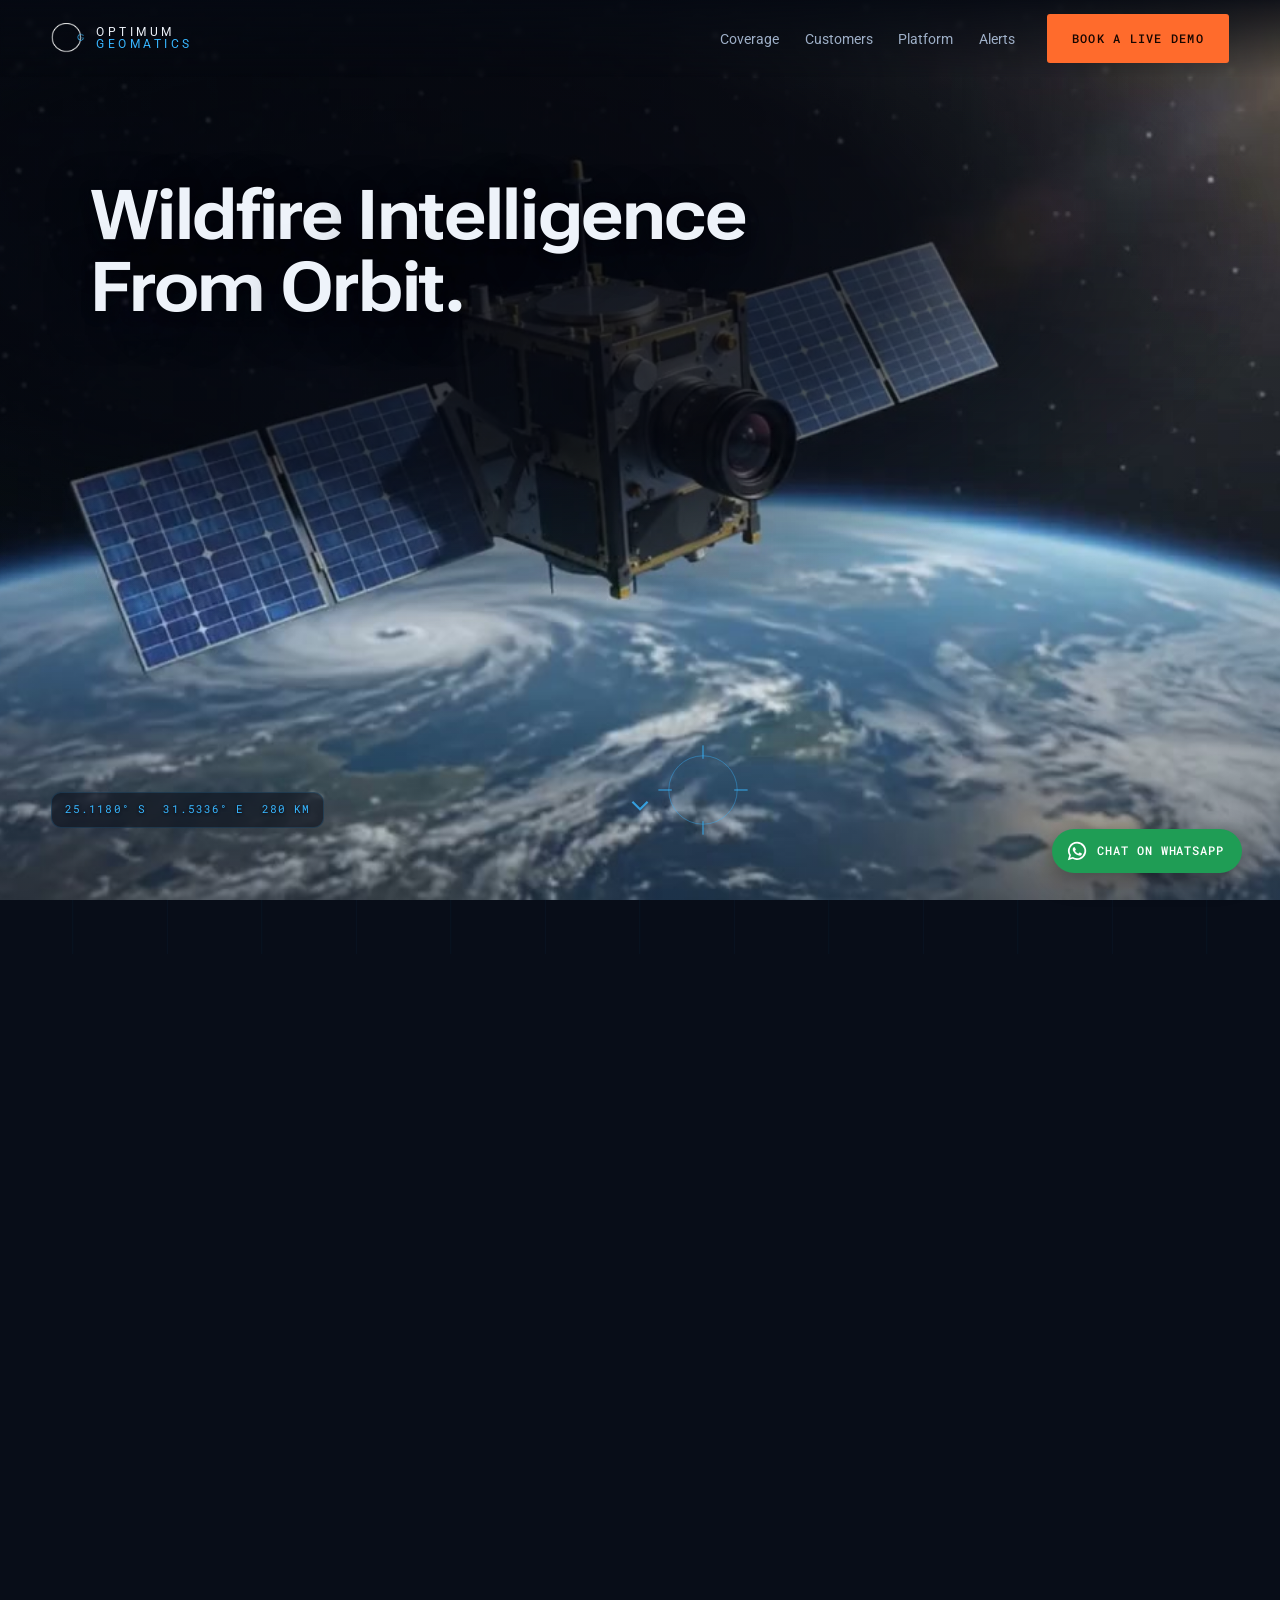
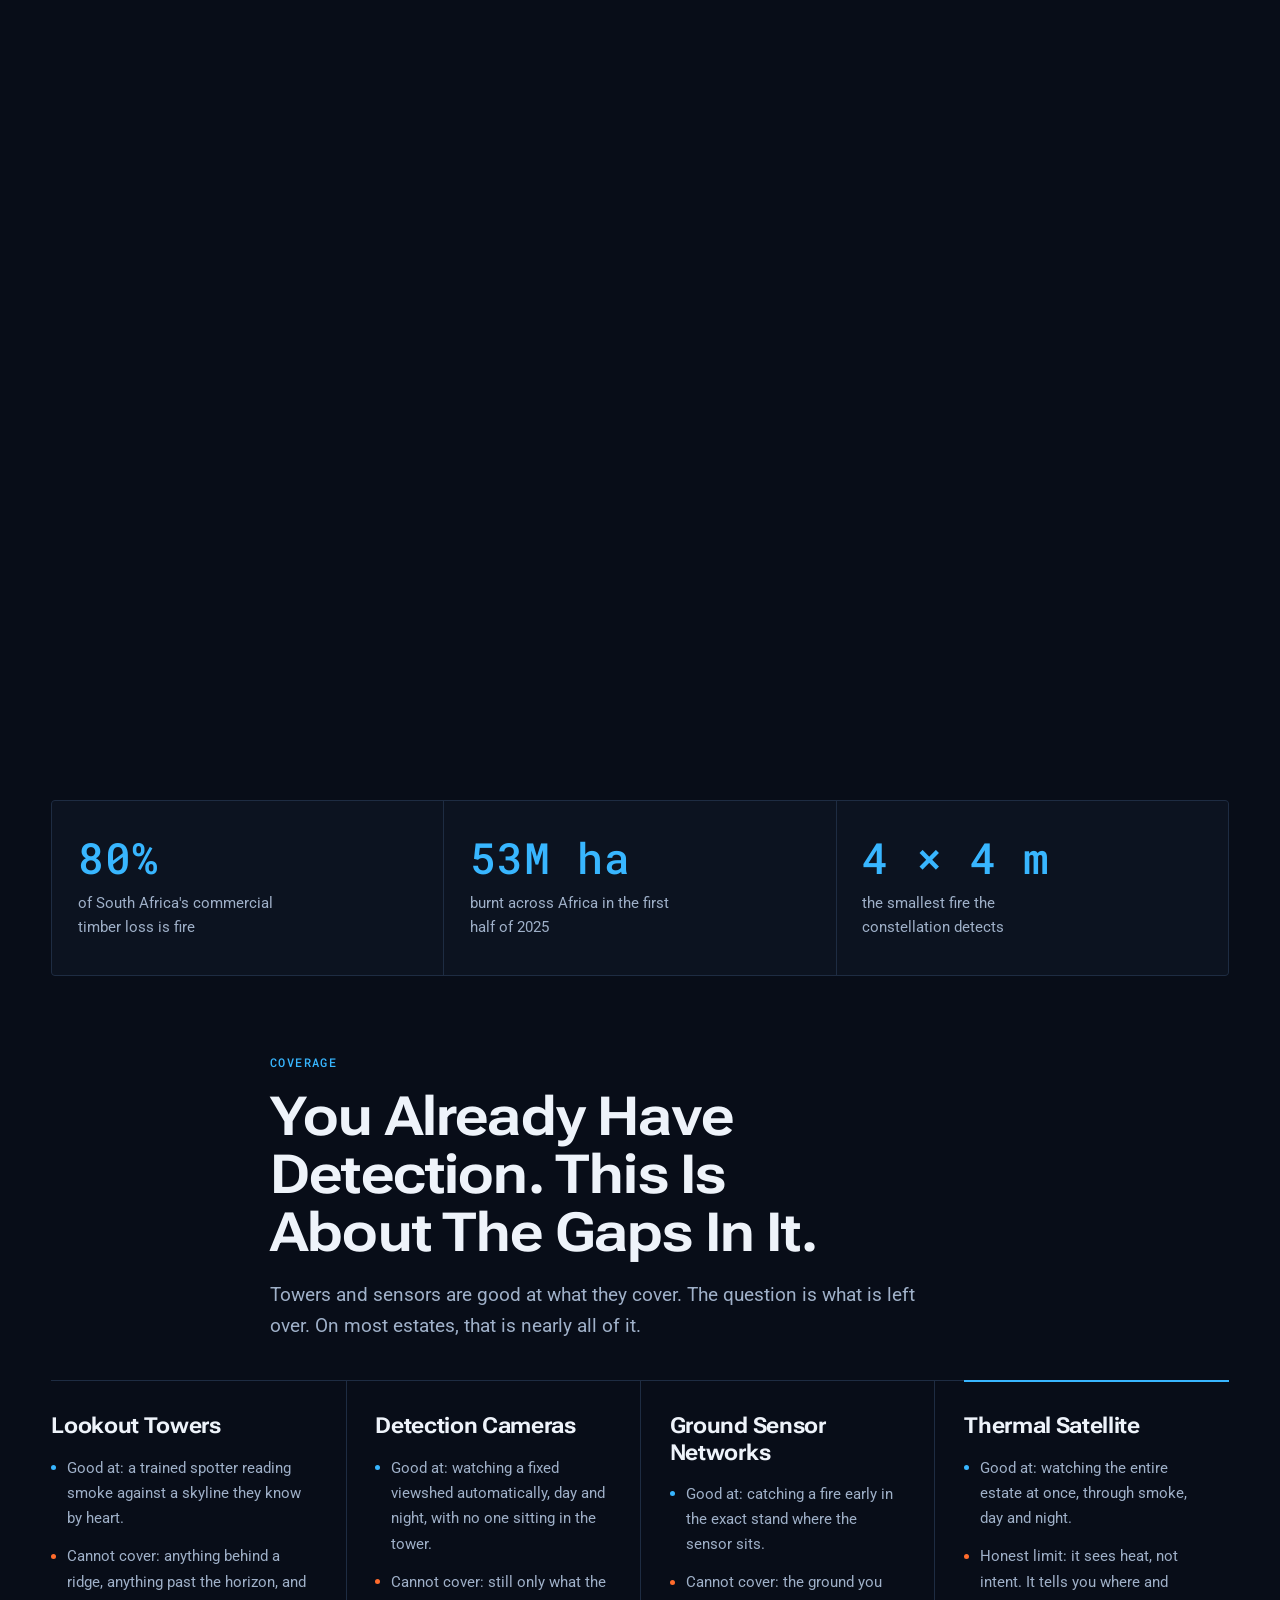
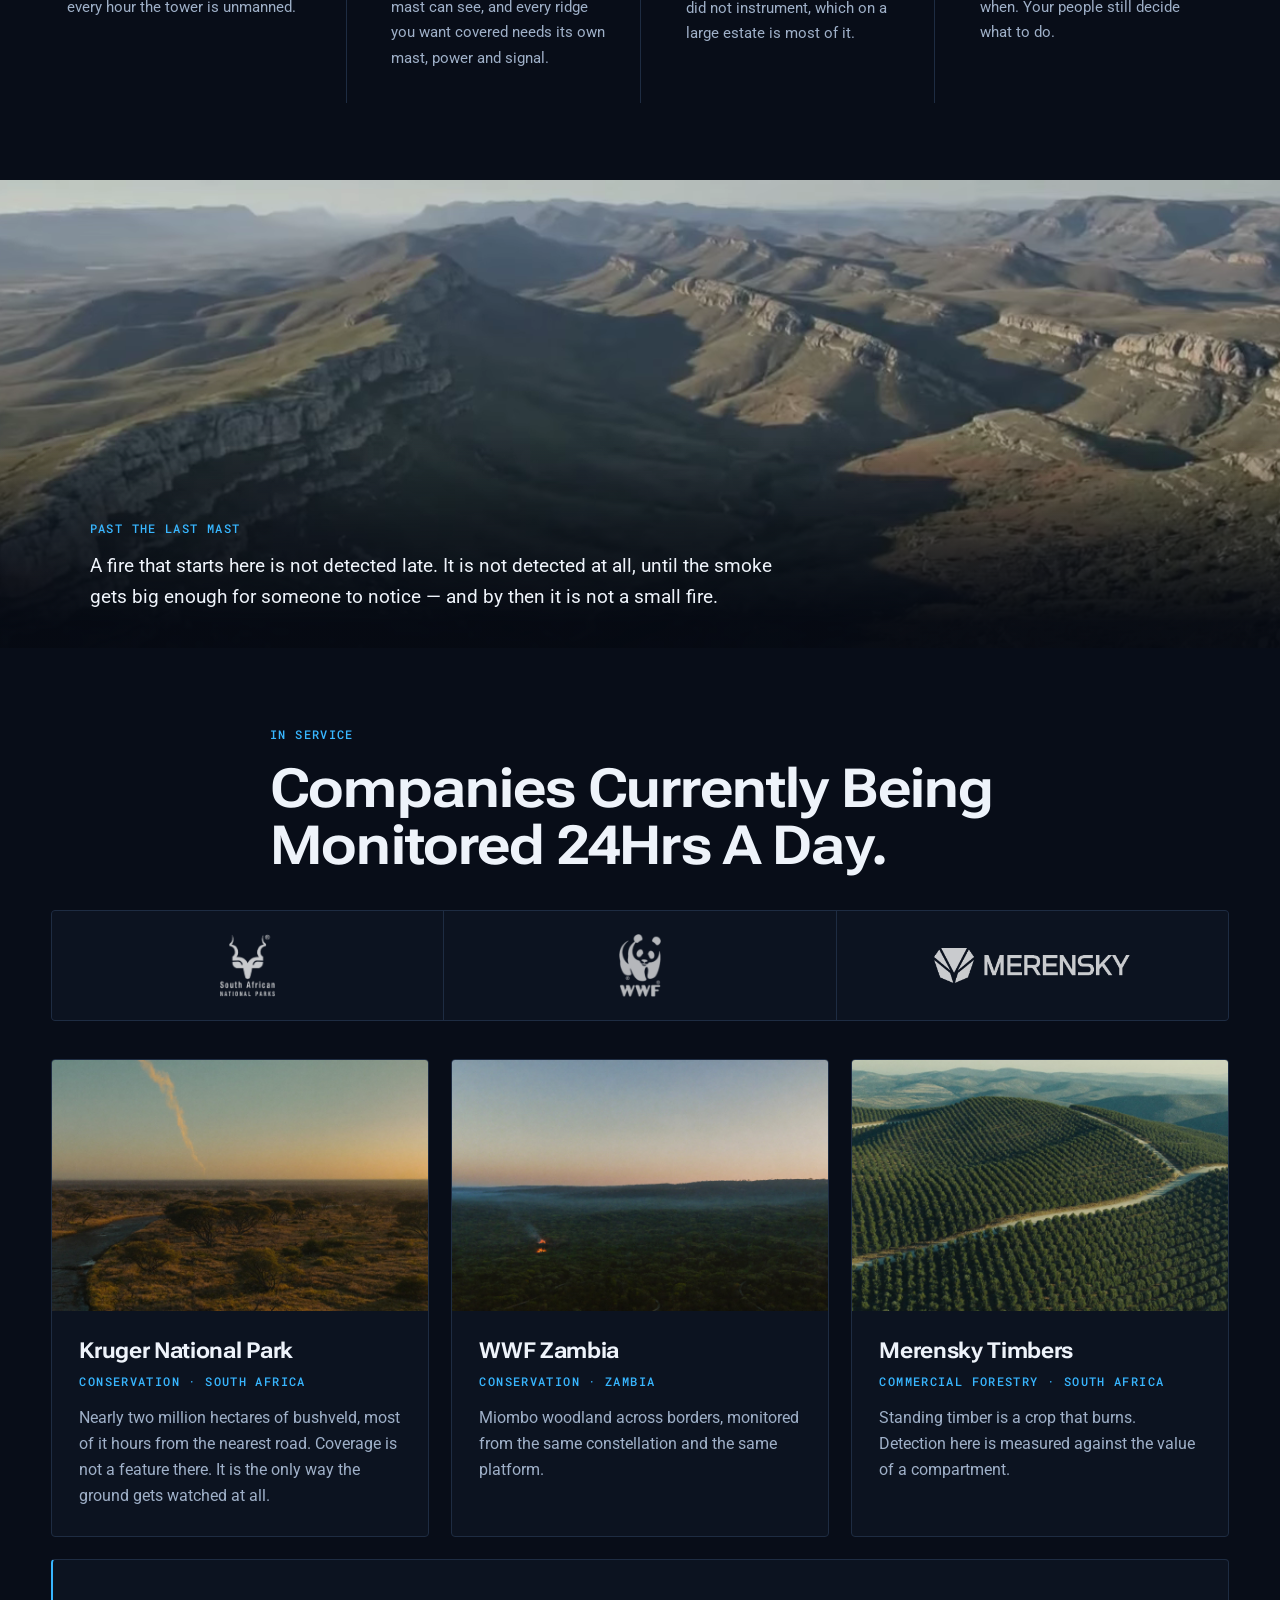
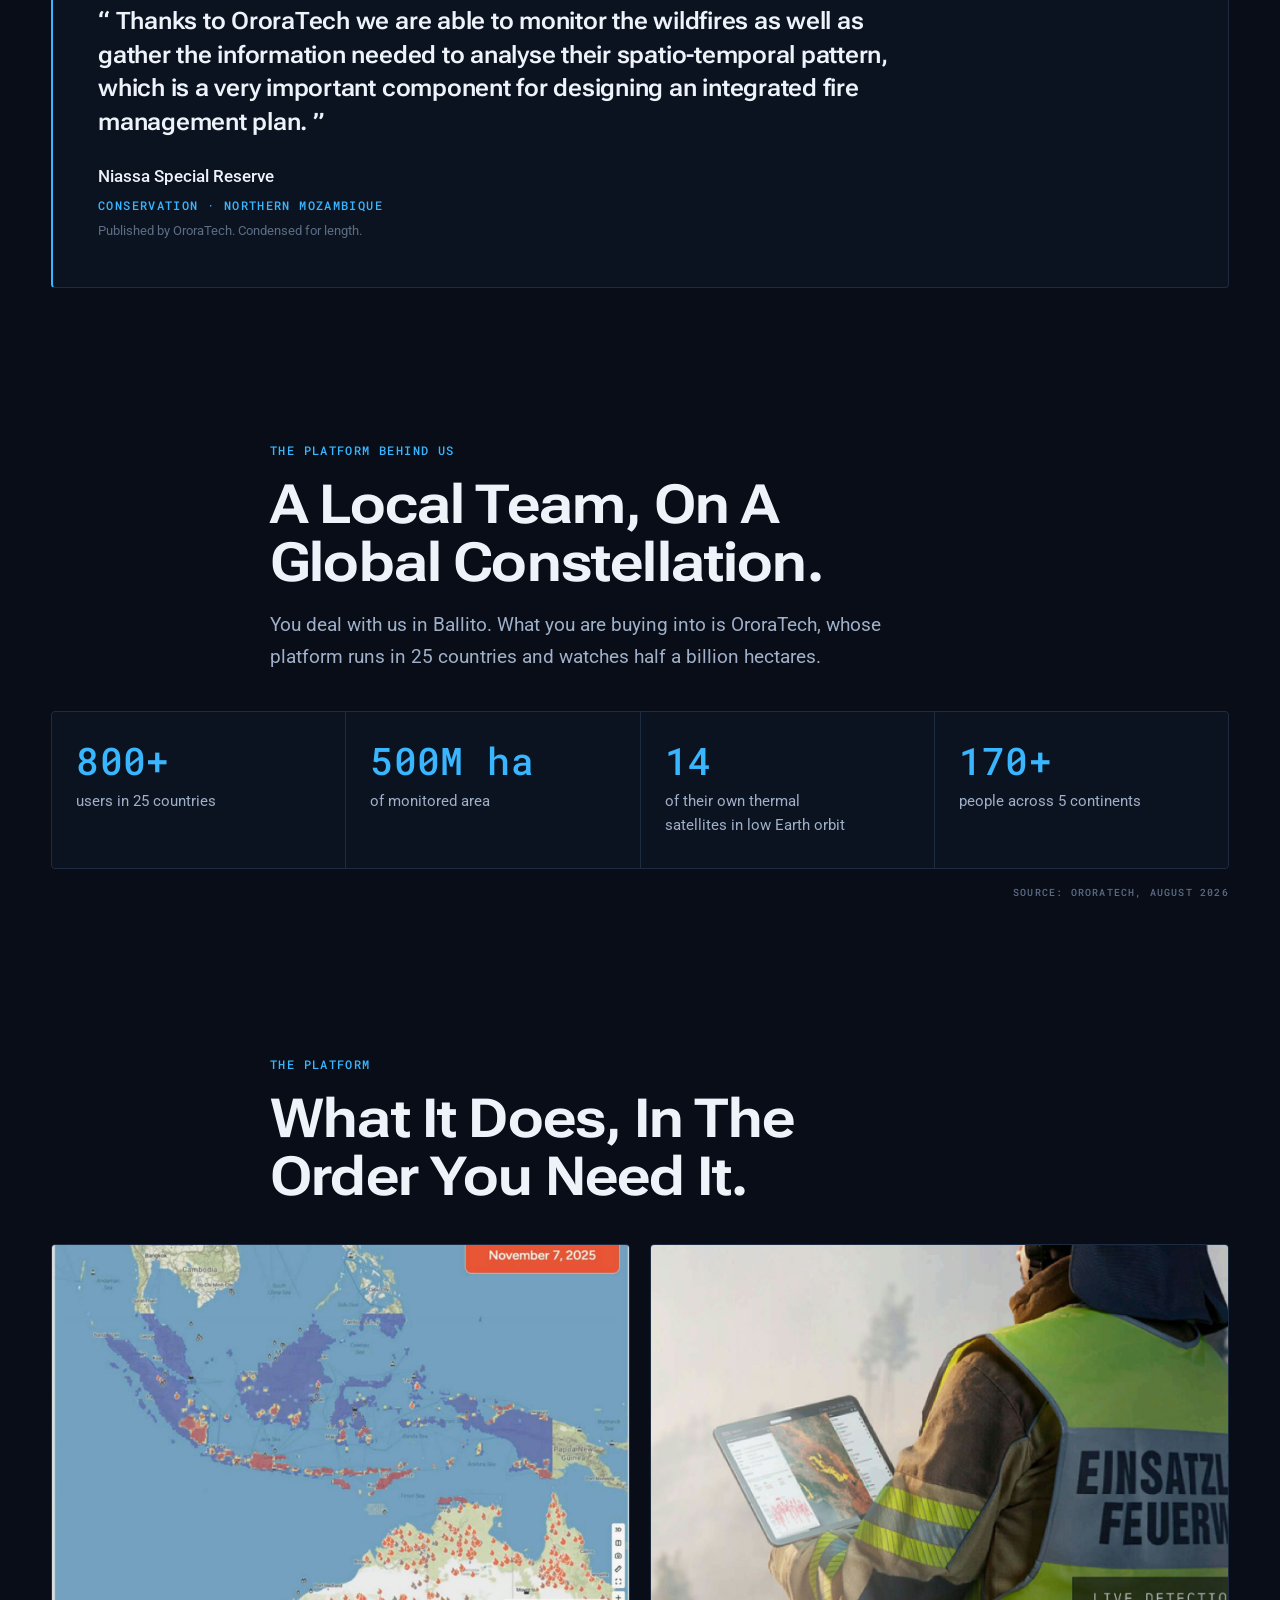
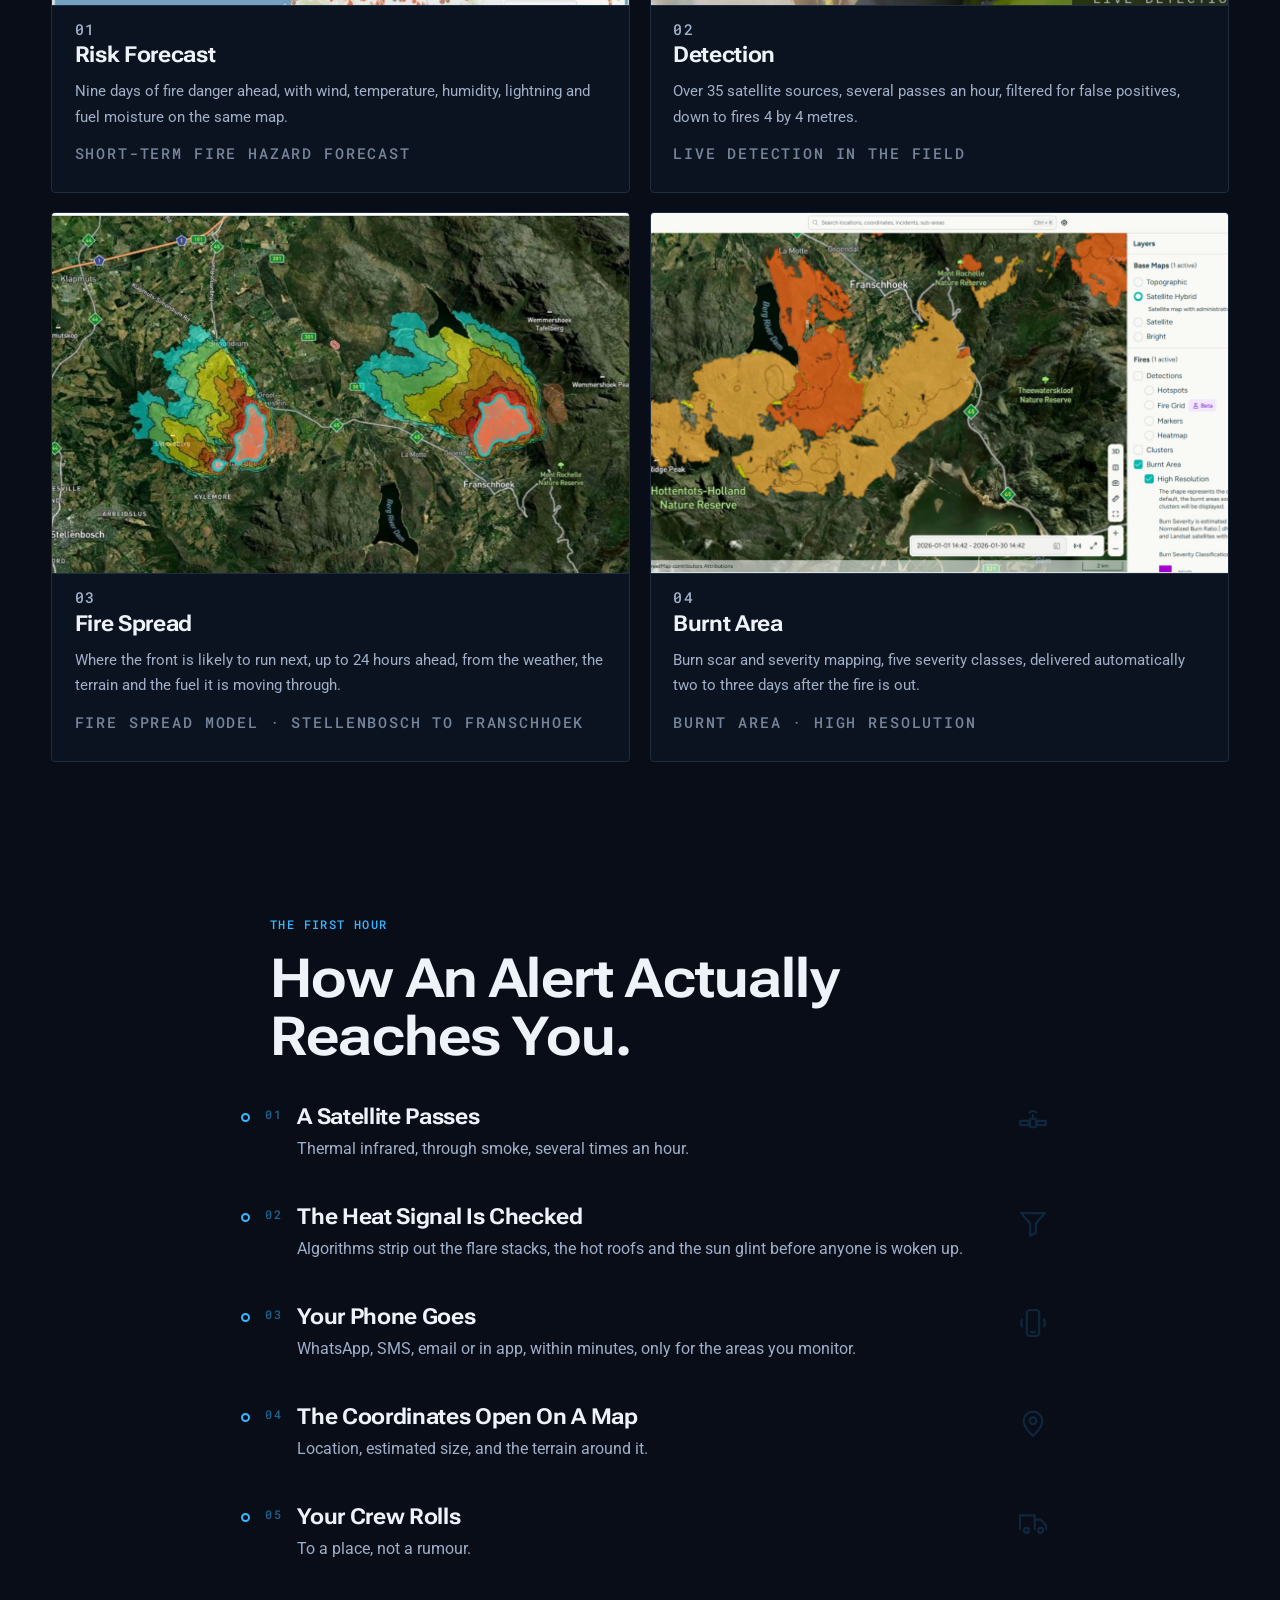
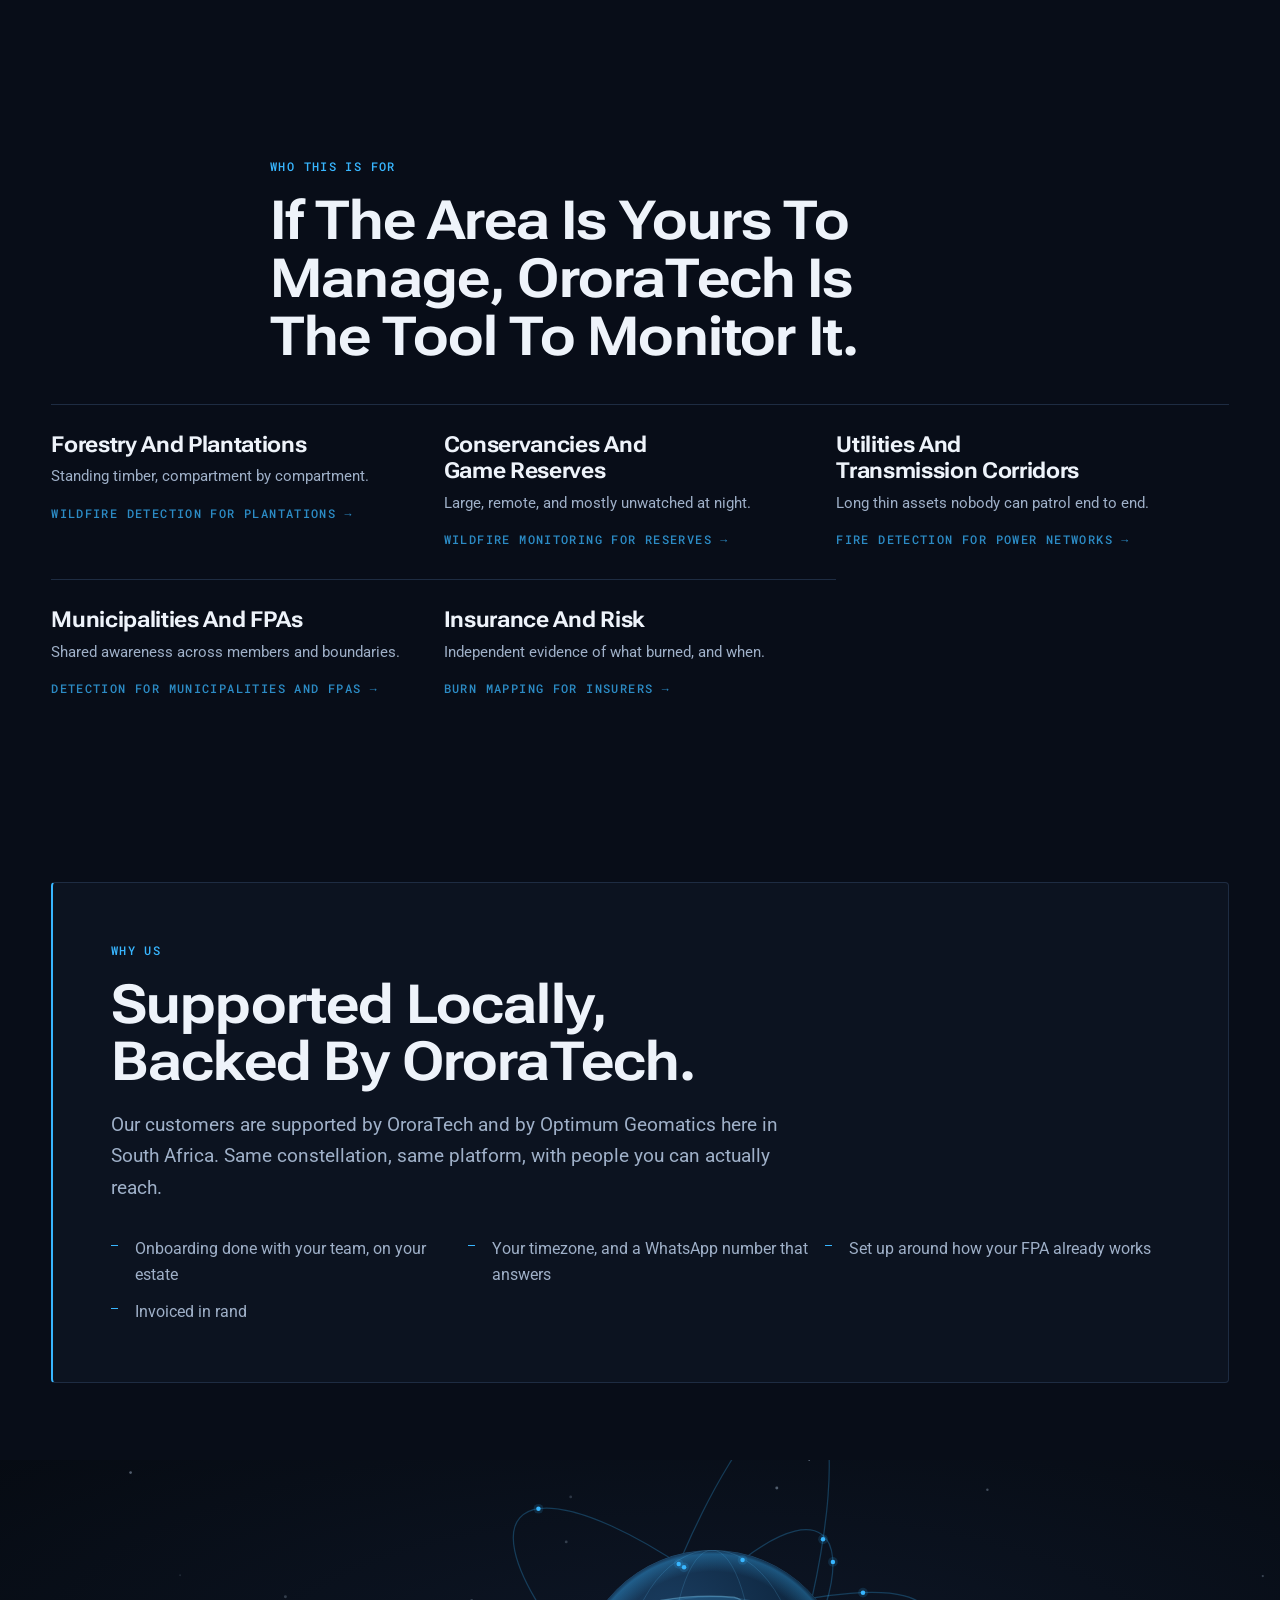
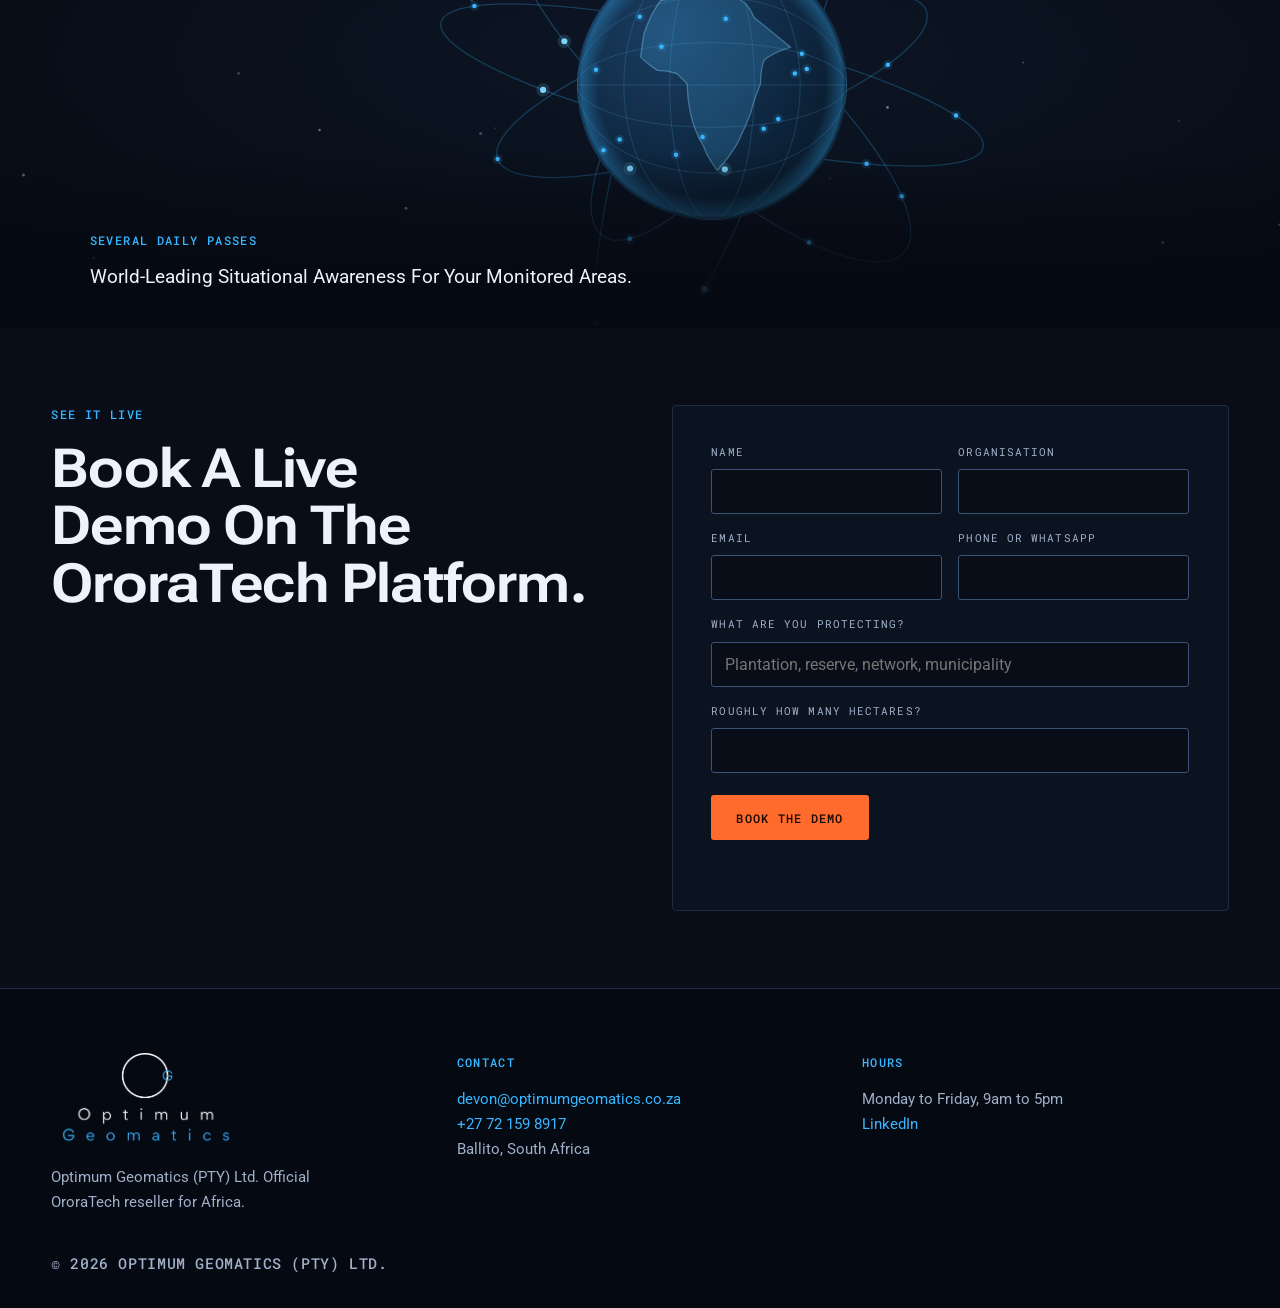
<file: index.html>
<!doctype html>
<html lang="en">
<head>
<meta charset="utf-8">
<meta name="viewport" content="width=device-width, initial-scale=1">
<meta name="google-site-verification" content="54elKiLhyvGKE8XIT8X7vyeCvhWHxn-WyK22IyLksKY">
<link rel="canonical" href="https://optimumgeomatics.co.za/">
<title>Satellite Wildfire Detection In Africa | Optimum Geomatics</title>
<meta name="description" content="Thermal satellite wildfire detection for African estates. Optimum Geomatics is OroraTech's official reseller in Africa, based in Ballito, South Africa.">
<meta name="theme-color" content="#080d18">
<link rel="icon" href="data:image/svg+xml,%3Csvg xmlns='http://www.w3.org/2000/svg' viewBox='0 0 32 32'%3E%3Crect width='32' height='32' rx='7' fill='%23080d18'/%3E%3Ctext x='16' y='23' font-family='Roboto,Arial,sans-serif' font-size='21' font-weight='700' fill='%2338b6ff' text-anchor='middle'%3EG%3C/text%3E%3C/svg%3E">

<!-- DEPLOY STEP: patch og:url and og:image with the live absolute URL before going online -->
<meta property="og:type" content="website">
<meta property="og:title" content="Optimum Geomatics | Thermal wildfire detection from orbit">
<meta property="og:description" content="The world’s largest thermal satellite constellation, built specifically for wildfire. 35+ daily overpasses across your whole estate.">
<meta property="og:url" content="https://optimum-geomatics-preview.netlify.app/">
<meta property="og:image" content="https://optimum-geomatics-preview.netlify.app/assets/og.jpg">
<meta name="twitter:card" content="summary_large_image">

<link rel="preload" href="assets/fonts/robotoflex-latin.woff2" as="font" type="font/woff2" crossorigin>
<link rel="preload" href="assets/fonts/roboto-latin.woff2" as="font" type="font/woff2" crossorigin>
<link rel="stylesheet" href="assets/site.css">
<script type="application/ld+json">
{
  "@context": "https://schema.org",
  "@graph": [
    {
      "@type": "Organization",
      "@id": "https://optimumgeomatics.co.za/#org",
      "name": "Optimum Geomatics (PTY) Ltd",
      "alternateName": "Optimum Geomatics",
      "url": "https://optimumgeomatics.co.za/",
      "logo": "https://optimumgeomatics.co.za/assets/logo.png",
      "image": "https://optimumgeomatics.co.za/assets/og.jpg",
      "description": "Official OroraTech reseller for Africa, providing thermal satellite wildfire detection, fire spread modelling and burnt area mapping.",
      "email": "devon@optimumgeomatics.co.za",
      "telephone": "+27721598917",
      "address": {
        "@type": "PostalAddress",
        "addressLocality": "Ballito",
        "addressRegion": "KwaZulu-Natal",
        "addressCountry": "ZA"
      },
      "areaServed": { "@type": "Place", "name": "Africa" },
      "sameAs": ["https://www.linkedin.com/company/optimum-geomatics/"],
      "contactPoint": {
        "@type": "ContactPoint",
        "contactType": "sales",
        "telephone": "+27721598917",
        "email": "devon@optimumgeomatics.co.za",
        "areaServed": "Africa",
        "availableLanguage": "English"
      }
    },
    {
      "@type": "ProfessionalService",
      "@id": "https://optimumgeomatics.co.za/#service",
      "name": "Satellite Wildfire Detection and Monitoring",
      "provider": { "@id": "https://optimumgeomatics.co.za/#org" },
      "areaServed": { "@type": "Place", "name": "Africa" },
      "serviceType": "Wildfire detection and monitoring",
      "description": "Thermal infrared satellite monitoring across an entire estate, with fire danger forecasting, near real time detection, fire spread modelling and burnt area severity mapping, delivered on the OroraTech Wildfire Solution platform.",
      "hasOfferCatalog": {
        "@type": "OfferCatalog",
        "name": "Wildfire services",
        "itemListElement": [
          { "@type": "Offer", "itemOffered": { "@type": "Service", "name": "Fire risk forecasting", "description": "Nine day fire danger forecast with weather, fuel moisture and terrain." } },
          { "@type": "Offer", "itemOffered": { "@type": "Service", "name": "Early wildfire detection", "description": "Over 35 satellite sources, several passes an hour, detecting fires as small as 4 by 4 metres." } },
          { "@type": "Offer", "itemOffered": { "@type": "Service", "name": "Fire spread modelling", "description": "Projected fire front up to 24 hours ahead from weather, topography and fuel." } },
          { "@type": "Offer", "itemOffered": { "@type": "Service", "name": "Burnt area and severity mapping", "description": "Burn scar mapping in five severity classes, two to three days after the fire is out." } }
        ]
      }
    },
    {
      "@type": "LocalBusiness",
      "@id": "https://optimumgeomatics.co.za/#local",
      "name": "Optimum Geomatics (PTY) Ltd",
      "url": "https://optimumgeomatics.co.za/",
      "image": "https://optimumgeomatics.co.za/assets/og.jpg",
      "logo": "https://optimumgeomatics.co.za/assets/logo.png",
      "email": "devon@optimumgeomatics.co.za",
      "telephone": "+27721598917",
      "description": "Official OroraTech reseller for Africa. Thermal satellite wildfire detection, fire spread modelling and burnt area mapping, supported from Ballito, South Africa.",
      "address": {
        "@type": "PostalAddress",
        "addressLocality": "Ballito",
        "addressRegion": "KwaZulu-Natal",
        "addressCountry": "ZA"
      },
      "areaServed": { "@type": "Place", "name": "Africa" },
      "parentOrganization": { "@id": "https://optimumgeomatics.co.za/#org" },
      "openingHoursSpecification": {
        "@type": "OpeningHoursSpecification",
        "dayOfWeek": ["Monday","Tuesday","Wednesday","Thursday","Friday"],
        "opens": "09:00",
        "closes": "17:00"
      },
      "sameAs": ["https://www.linkedin.com/company/optimum-geomatics/"]
    },
    {
      "@type": "WebSite",
      "@id": "https://optimumgeomatics.co.za/#website",
      "url": "https://optimumgeomatics.co.za/",
      "name": "Optimum Geomatics",
      "publisher": { "@id": "https://optimumgeomatics.co.za/#org" },
      "inLanguage": "en"
    }
  ]
}
</script>
</head>
<body>
<a class="skip" href="#main">Skip to content</a>

<!-- the one fixed background environment layer -->
<div class="env" aria-hidden="true">
  <svg class="graticule" viewBox="0 0 1200 800" preserveAspectRatio="xMidYMid slice">
    <g class="grat-lines"></g>
  </svg>
  <div class="env-glow"></div>
  <div class="motes"></div>
</div>

<nav class="nav" aria-label="Main">
  <a class="brand" href="#top" aria-label="Optimum Geomatics, home">
    <img class="brand-mark" src="assets/mark.png" alt="" aria-hidden="true" width="176" height="155">
    <span class="brand-word" aria-hidden="true"><span>Optimum</span><span>Geomatics</span></span>
  </a>
  <ul class="nav-links">
    <li><a href="#coverage">Coverage</a></li>
    <li><a href="#customers">Customers</a></li>
    <li><a href="#platform">Platform</a></li>
    <li><a href="#alerts">Alerts</a></li>
  </ul>
  <a class="btn btn-accent nav-cta" href="#demo">Book a live demo</a>
</nav>

<header class="hero" id="top">
  <div class="stage">
    <div class="poster" aria-hidden="true"></div>
    <video id="hero-video" preload="none" muted playsinline aria-hidden="true" tabindex="-1"></video>
    <div class="scrim" aria-hidden="true"></div>

    <!-- the signature: the detection reticle -->
    <svg class="reticle" viewBox="0 0 200 200" aria-hidden="true">
      <g class="ret-ring">
        <circle cx="100" cy="100" r="46" fill="none" stroke="currentColor" stroke-width="1" opacity=".55"/>
        <path d="M100 40v18M100 142v18M40 100h18M142 100h18" stroke="currentColor" stroke-width="1.2"/>
      </g>
      <rect class="ret-box" x="76" y="76" width="48" height="48" fill="none" stroke="currentColor" stroke-width="1.6"/>
      <path class="ret-corners" d="M70 82V70h12M130 70h-12v12M130 118v12h-12M82 130H70v-12" fill="none" stroke="currentColor" stroke-width="2"/>
    </svg>
    <span class="chain-tip" aria-hidden="true"></span>

    <div class="hud chip" aria-hidden="true">
      <span class="hud-lat">--.----&deg; S</span>
      <span class="hud-lon">--.----&deg; E</span>
      <span class="hud-alt">--- km</span>
    </div>

    <svg class="ring" viewBox="0 0 48 48" aria-hidden="true">
      <circle cx="24" cy="24" r="20" fill="none" stroke="currentColor" stroke-width="3"
              stroke-dasharray="126" style="stroke-dashoffset:var(--ld,126)"/>
    </svg>

    <div class="bands">
      <div class="band" data-a="0.00" data-b="0.16" data-entrance="depth">
        <h1 class="split">Wildfire Intelligence From Orbit.</h1>
      </div>
      <div class="band" data-a="0.19" data-b="0.35" data-entrance="drift">
        <p class="line split">World's Largest Thermal Satellite Constellation.</p>
      </div>
      <div class="band" data-a="0.38" data-b="0.53" data-entrance="part">
        <p class="line split">35+ Daily Overpasses.</p>
      </div>
      <div class="band" data-a="0.56" data-b="0.71" data-entrance="blur">
        <p class="line split">Built Specifically For Wildfire.</p>
      </div>
      <div class="band band-settle" data-a="0.76" data-b="1.00" data-entrance="rise">
        <p class="reseller">
          <span class="mono">Official Reseller Of</span>
          <img src="assets/ororatech.png" alt="OroraTech" width="620" height="143" decoding="async">
        </p>
        <p class="line line-xl split">Nothing Burns Unseen.</p>
        <p class="settle-sub">Thermal wildfire detection from orbit, across your whole estate, every hour of every day.</p>
        <div class="settle-cta">
          <a class="btn btn-accent" href="#demo">Book a live demo</a>
          <a class="btn btn-ghost" href="#coverage">See what it covers</a>
        </div>
      </div>
    </div>
  </div>
</header>

<!-- the designed static hero: phones, portrait tablets, landscape phones, reduced motion -->
<header class="hero-static" id="top-static">
  <div class="hero-static-media" aria-hidden="true"></div>
  <div class="hero-static-inner">
    <p class="reseller">
      <span class="mono">Official Reseller Of</span>
      <img src="assets/ororatech.png" alt="OroraTech" width="620" height="143" decoding="async">
    </p>
    <p class="hs-title">Nothing Burns Unseen.</p>
    <p class="hs-sub">Thermal wildfire detection from orbit, across your whole estate, every hour of every day.</p>
    <a class="btn btn-accent" href="#demo">Book a live demo</a>
  </div>
</header>

<main id="main" tabindex="-1">

  <!-- 6.1 the stat band -->
  <section class="stats reveal" aria-label="Key figures">
    <div class="stat">
      <p class="stat-n mono" data-count="80" data-suffix="%">80%</p>
      <p class="stat-l">of South Africa's commercial timber loss is fire</p>
    </div>
    <div class="stat">
      <p class="stat-n mono" data-count="53" data-suffix="M ha">53M ha</p>
      <p class="stat-l">burnt across Africa in the first half of 2025</p>
    </div>
    <div class="stat">
      <p class="stat-n mono">4 &times; 4 m</p>
      <p class="stat-l">the smallest fire the constellation detects</p>
    </div>
  </section>

  <!-- 6.2 coverage -->
  <section class="coverage" id="coverage">
    <div class="sec-head reveal">
      <p class="kicker mono">COVERAGE</p>
      <h2>You already have detection. This is about the gaps in it.</h2>
      <p class="lede">Towers and sensors are good at what they cover. The question is what is left over. On most estates, that is nearly all of it.</p>
    </div>
    <div class="cov-grid">
      <article class="cov reveal">
        <h3>Lookout towers</h3>
        <p class="cov-good">Good at: a trained spotter reading smoke against a skyline they know by heart.</p>
        <p class="cov-gap">Cannot cover: anything behind a ridge, anything past the horizon, and every hour the tower is unmanned.</p>
      </article>
      <article class="cov reveal">
        <h3>Detection cameras</h3>
        <p class="cov-good">Good at: watching a fixed viewshed automatically, day and night, with no one sitting in the tower.</p>
        <p class="cov-gap">Cannot cover: still only what the mast can see, and every ridge you want covered needs its own mast, power and signal.</p>
      </article>
      <article class="cov reveal">
        <h3>Ground sensor networks</h3>
        <p class="cov-good">Good at: catching a fire early in the exact stand where the sensor sits.</p>
        <p class="cov-gap">Cannot cover: the ground you did not instrument, which on a large estate is most of it.</p>
      </article>
      <article class="cov reveal cov-ours">
        <h3>Thermal satellite</h3>
        <p class="cov-good">Good at: watching the entire estate at once, through smoke, day and night.</p>
        <p class="cov-gap">Honest limit: it sees heat, not intent. It tells you where and when. Your people still decide what to do.</p>
      </article>
    </div>
  </section>

  <figure class="bleed reveal">
    <!-- Decorative flyover loop. No autoplay attribute on purpose: site.js starts it only
         when the band scrolls into view and only when motion is welcome, and preload="none"
         keeps the file off the wire until then. The poster is frame one, so nothing shifts. -->
    <video class="bleed-video" poster="assets/coverage-flyover.jpg" width="1280" height="426"
           muted loop playsinline preload="none" aria-hidden="true" tabindex="-1">
      <source src="assets/coverage-flyover.webm" type="video/webm">
      <source src="assets/coverage-flyover.mp4" type="video/mp4">
    </video>
    <figcaption>
      <span class="bleed-cap"><span class="mono">PAST THE LAST MAST</span>
      A fire that starts here is not detected late. It is not detected at all, until the
      smoke gets big enough for someone to notice &mdash; and by then it is not a small fire.
    </span>
    </figcaption>
  </figure>

  <!-- 6.3 customers -->
  <section class="customers" id="customers">
    <div class="sec-head reveal">
      <p class="kicker mono">IN SERVICE</p>
      <h2>Companies currently being monitored 24Hrs a day.</h2>
    </div>

    <!-- LOGO SLOTS: official logos, reversed to mono white for the dark panel.
         data-logo swaps the type lockup for the image once the file loads; drop the
         attribute to fall back to the name. Each is used with the customer's permission. -->
    <ul class="trust reveal" aria-label="Customers">
      <li class="trust-item" data-logo="assets/logo-sanparks.png">
        <span class="trust-name">South African National Parks</span>
      </li>
      <li class="trust-item" data-logo="assets/logo-wwf.png">
        <span class="trust-name">WWF Zambia</span>
      </li>
      <li class="trust-item" data-logo="assets/logo-merensky.png">
        <span class="trust-name">Merensky Timbers</span>
      </li>
    </ul>
    <div class="cust-grid">
      <article class="cust reveal">
        <div class="cust-media"><img src="assets/cust-kruger.jpg" alt="Kruger National Park lowveld at low golden light" loading="lazy" width="1600" height="900"></div>
        <div class="cust-body">
          <h3>Kruger National Park</h3>
          <p class="mono cust-meta">CONSERVATION &middot; SOUTH AFRICA</p>
          <p>Nearly two million hectares of bushveld, most of it hours from the nearest road. Coverage is not a feature there. It is the only way the ground gets watched at all.</p>
        </div>
      </article>
      <article class="cust reveal">
        <div class="cust-media"><img src="assets/cust-wwf.jpg" alt="Miombo woodland at dawn with mist in the valleys" loading="lazy" width="1200" height="900"></div>
        <div class="cust-body">
          <h3>WWF Zambia</h3>
          <p class="mono cust-meta">CONSERVATION &middot; ZAMBIA</p>
          <p>Miombo woodland across borders, monitored from the same constellation and the same platform.</p>
        </div>
      </article>
      <article class="cust reveal">
        <div class="cust-media"><img src="assets/cust-merensky.jpg" alt="Eucalyptus compartments from the air with a firebreak line" loading="lazy" width="1200" height="900"></div>
        <div class="cust-body">
          <h3>Merensky Timbers</h3>
          <p class="mono cust-meta">COMMERCIAL FORESTRY &middot; SOUTH AFRICA</p>
          <p>Standing timber is a crop that burns. Detection here is measured against the value of a compartment.</p>
        </div>
      </article>
    </div>

    <figure class="quote reveal">
      <blockquote>
        Thanks to OroraTech we are able to monitor the wildfires as well as gather the
        information needed to analyse their spatio-temporal pattern, which is a very
        important component for designing an integrated fire management plan.
      </blockquote>
      <figcaption>
        <span class="quote-who">Niassa Special Reserve</span>
        <span class="quote-where mono">CONSERVATION &middot; NORTHERN MOZAMBIQUE</span>
        <span class="quote-src">Published by OroraTech. Condensed for length.</span>
      </figcaption>
    </figure>
  </section>

  <!-- the scale behind the reseller: answers "are you big enough" before it is asked -->
  <section class="scale">
    <div class="sec-head reveal">
      <p class="kicker mono">THE PLATFORM BEHIND US</p>
      <h2>A local team, on a global constellation.</h2>
      <p class="lede">You deal with us in Ballito. What you are buying into is OroraTech, whose platform runs in 25 countries and watches half a billion hectares.</p>
    </div>
    <ul class="scale-grid">
      <li class="reveal"><span class="scale-n mono">800+</span><span class="scale-l">users in 25 countries</span></li>
      <li class="reveal"><span class="scale-n mono">500M ha</span><span class="scale-l">of monitored area</span></li>
      <li class="reveal"><span class="scale-n mono">14</span><span class="scale-l">of their own thermal satellites in low Earth orbit</span></li>
      <li class="reveal"><span class="scale-n mono">170+</span><span class="scale-l">people across 5 continents</span></li>
    </ul>
    <p class="scale-src mono">Source: OroraTech, August 2026</p>
  </section>

  <!-- 6.5 the platform -->
  <section class="platform" id="platform">
    <div class="sec-head reveal">
      <p class="kicker mono">THE PLATFORM</p>
      <h2>What it does, in the order you need it.</h2>
    </div>
    <div class="mod-grid">
      <article class="mod reveal">
        <div class="mod-shot"><img src="assets/plat-risk.jpg" alt="Short-term fire hazard forecast map in the Wildfire Solution web app, shaded from very low to very high risk" loading="lazy" width="1600" height="1136"></div>
        <p class="mono mod-n">01</p><h3>Risk forecast</h3>
        <p>Nine days of fire danger ahead, with wind, temperature, humidity, lightning and fuel moisture on the same map.</p>
        <p class="mod-cap mono">SHORT-TERM FIRE HAZARD FORECAST</p>
      </article>
      <article class="mod reveal">
        <div class="mod-shot"><img src="assets/plat-detect.jpg" alt="An incident commander reading live fire detections on a tablet at the fire line" loading="lazy" width="1600" height="506"></div>
        <p class="mono mod-n">02</p><h3>Detection</h3>
        <p>Over 35 satellite sources, several passes an hour, filtered for false positives, down to fires 4 by 4 metres.</p>
        <p class="mod-cap mono">LIVE DETECTION IN THE FIELD</p>
      </article>
      <article class="mod reveal mod-wide">
        <div class="mod-shot"><img src="assets/plat-spread.jpg" alt="Modelled fire spread across the Stellenbosch to Franschhoek valley, banded by hours ahead" loading="lazy" width="1600" height="951"></div>
        <p class="mono mod-n">03</p><h3>Fire spread</h3>
        <p>Where the front is likely to run next, up to 24 hours ahead, from the weather, the terrain and the fuel it is moving through.</p>
        <p class="mod-cap mono">FIRE SPREAD MODEL &middot; STELLENBOSCH TO FRANSCHHOEK</p>
      </article>
      <article class="mod reveal">
        <div class="mod-shot"><img src="assets/plat-burnt.jpg" alt="Burn scar outlines over the Franschhoek valley, shaded by severity class" loading="lazy" width="1600" height="727"></div>
        <p class="mono mod-n">04</p><h3>Burnt area</h3>
        <p>Burn scar and severity mapping, five severity classes, delivered automatically two to three days after the fire is out.</p>
        <p class="mod-cap mono">BURNT AREA &middot; HIGH RESOLUTION</p>
      </article>
    </div>
  </section>

  <!-- 6.6 the alert chain -->
  <section class="chain" id="alerts">
    <div class="sec-head reveal">
      <p class="kicker mono">THE FIRST HOUR</p>
      <h2>How an alert actually reaches you.</h2>
    </div>
    <ol class="chain-list">
      <li class="reveal"><span class="mono chain-n">01</span><svg class="chain-ico" viewBox="0 0 24 24" fill="none" stroke="currentColor" stroke-width="1.5" stroke-linecap="round" stroke-linejoin="round" aria-hidden="true"><path d="M10 9h4v6h-4z"/><path d="M3 10.5h6v3H3zM15 10.5h6v3h-6z"/><path d="M12 9V6.2"/><path d="M9.6 4.6a3.4 3.4 0 0 1 4.8 0"/></svg><h3>A satellite passes</h3><p>Thermal infrared, through smoke, several times an hour.</p></li>
      <li class="reveal"><span class="mono chain-n">02</span><svg class="chain-ico" viewBox="0 0 24 24" fill="none" stroke="currentColor" stroke-width="1.5" stroke-linecap="round" stroke-linejoin="round" aria-hidden="true"><path d="M3.6 5h16.8l-6.4 7.4V19l-4 2v-8.6z"/></svg><h3>The heat signal is checked</h3><p>Algorithms strip out the flare stacks, the hot roofs and the sun glint before anyone is woken up.</p></li>
      <li class="reveal"><span class="mono chain-n">03</span><svg class="chain-ico" viewBox="0 0 24 24" fill="none" stroke="currentColor" stroke-width="1.5" stroke-linecap="round" stroke-linejoin="round" aria-hidden="true"><rect x="7.6" y="2.8" width="8.8" height="18.4" rx="2.2"/><path d="M10.6 18.4h2.8"/><path d="M4.4 9.6a4.2 4.2 0 0 0 0 4.8"/><path d="M19.6 9.6a4.2 4.2 0 0 1 0 4.8"/></svg><h3>Your phone goes</h3><p>WhatsApp, SMS, email or in app, within minutes, only for the areas you monitor.</p></li>
      <li class="reveal"><span class="mono chain-n">04</span><svg class="chain-ico" viewBox="0 0 24 24" fill="none" stroke="currentColor" stroke-width="1.5" stroke-linecap="round" stroke-linejoin="round" aria-hidden="true"><path d="M12 21.2s6.6-6.1 6.6-10.6a6.6 6.6 0 1 0-13.2 0C5.4 15.1 12 21.2 12 21.2z"/><circle cx="12" cy="10.4" r="2.4"/></svg><h3>The coordinates open on a map</h3><p>Location, estimated size, and the terrain around it.</p></li>
      <li class="reveal"><span class="mono chain-n">05</span><svg class="chain-ico" viewBox="0 0 24 24" fill="none" stroke="currentColor" stroke-width="1.5" stroke-linecap="round" stroke-linejoin="round" aria-hidden="true"><path d="M2.8 16.4V6.6h10.4v9.8"/><path d="M13.2 9.6h4.1l3.9 3.9v2.9"/><circle cx="7.4" cy="17.2" r="1.8"/><circle cx="17.4" cy="17.2" r="1.8"/></svg><h3>Your crew rolls</h3><p>To a place, not a rumour.</p></li>
    </ol>
    <svg class="chain-line" viewBox="0 0 4 800" preserveAspectRatio="none" aria-hidden="true">
      <path d="M2 0 V800" fill="none" stroke="currentColor" stroke-width="2"/>
    </svg>
  </section>

  <!-- 6.7 who it is for -->
  <section class="who" id="who">
    <div class="sec-head reveal">
      <p class="kicker mono">WHO THIS IS FOR</p>
      <h2>If the area is yours to manage, OroraTech is the tool to monitor it.</h2>
    </div>
    <ul class="who-grid">
      <li class="reveal"><a href="forestry/"><h3>Forestry and plantations</h3><p>Standing timber, compartment by compartment.</p><span class="who-go mono">Wildfire detection for plantations</span></a></li>
      <li class="reveal"><a href="conservation/"><h3>Conservancies and game reserves</h3><p>Large, remote, and mostly unwatched at night.</p><span class="who-go mono">Wildfire monitoring for reserves</span></a></li>
      <li class="reveal"><a href="utilities/"><h3>Utilities and transmission corridors</h3><p>Long thin assets nobody can patrol end to end.</p><span class="who-go mono">Fire detection for power networks</span></a></li>
      <li class="reveal"><a href="municipalities/"><h3>Municipalities and FPAs</h3><p>Shared awareness across members and boundaries.</p><span class="who-go mono">Detection for municipalities and FPAs</span></a></li>
      <li class="reveal"><a href="insurance/"><h3>Insurance and risk</h3><p>Independent evidence of what burned, and when.</p><span class="who-go mono">Burn mapping for insurers</span></a></li>
    </ul>
  </section>

  <!-- 6.8 why Durban -->
  <section class="local reveal" id="local">
    <div class="local-inner">
      <p class="kicker mono">WHY US</p>
      <h2>Supported locally, backed by OroraTech.</h2>
      <p class="lede">Our customers are supported by OroraTech and by Optimum Geomatics here in South Africa. Same constellation, same platform, with people you can actually reach.</p>
      <ul class="local-list">
        <li>Onboarding done with your team, on your estate</li>
        <li>Your timezone, and a WhatsApp number that answers</li>
        <li>Set up around how your FPA already works</li>
        <li>Invoiced in rand</li>
      </ul>
    </div>
  </section>

  <!-- The constellation, drawn rather than photographed: no stock image can honestly show a
       revisit rate. Each orbit is one rotated-ellipse path, shared by the ring you see and the
       animateMotion that carries the satellite along it, so a satellite is always exactly on
       its own ring. Rings are drawn before the globe and satellites after, which gives depth
       without clipping. Nesting the marker inside a squashed group instead would shear it at
       every phase except 0 and 180 degrees. -->
  <figure class="bleed reveal">
    <svg class="orbit-scene" viewBox="0 0 1600 520" preserveAspectRatio="xMidYMid slice" role="img"
         aria-label="A constellation of thermal satellites in low Earth orbit, circling the globe over Africa">
      <defs>
        <radialGradient id="og-space" cx="55%" cy="42%" r="78%">
          <stop offset="0%" stop-color="#0d1626"/><stop offset="100%" stop-color="#05090f"/>
        </radialGradient>
        <radialGradient id="og-globe" cx="34%" cy="30%" r="78%">
          <stop offset="0%" stop-color="#1b3f63"/><stop offset="55%" stop-color="#102a45"/>
          <stop offset="100%" stop-color="#081726"/>
        </radialGradient>
        <radialGradient id="og-limb" cx="50%" cy="50%" r="50%">
          <stop offset="84%" stop-color="#38b6ff" stop-opacity="0"/>
          <stop offset="97%" stop-color="#38b6ff" stop-opacity=".32"/>
          <stop offset="100%" stop-color="#38b6ff" stop-opacity="0"/>
        </radialGradient>
        <clipPath id="og-clip"><circle cx="880" cy="250" r="150"/></clipPath>
        <path id="og-o0" d="M758.3 417.5 A207 70.4 -54 1 0 1001.7 82.5 A207 70.4 -54 1 0 758.3 417.5 Z"/>
        <path id="og-o1" d="M641.7 332 A252 65.5 -19 1 0 1118.3 168 A252 65.5 -19 1 0 641.7 332 Z"/>
        <path id="og-o2" d="M666.4 64.3 A283 84.9 41 1 0 1093.6 435.7 A283 84.9 41 1 0 666.4 64.3 Z"/>
        <path id="og-o3" d="M578.9 180.5 A309 58.7 13 1 0 1181.1 319.5 A309 58.7 13 1 0 578.9 180.5 Z"/>
        <path id="og-o4" d="M775.9 570.5 A337 80.9 -72 1 0 984.1 -70.5 A337 80.9 -72 1 0 775.9 570.5 Z"/>
      </defs>

      <rect width="1600" height="520" fill="url(#og-space)"/>
      <g class="og-stars"><circle cx="955" cy="156" r="1.30" fill="#cfe6ff" opacity="0.48"/><circle cx="1075" cy="275" r="1.66" fill="#cfe6ff" opacity="0.45"/><circle cx="119" cy="519" r="0.93" fill="#cfe6ff" opacity="0.17"/><circle cx="1588" cy="31" r="1.12" fill="#cfe6ff" opacity="0.11"/><circle cx="115" cy="350" r="1.72" fill="#cfe6ff" opacity="0.41"/><circle cx="1186" cy="33" r="1.38" fill="#cfe6ff" opacity="0.29"/><circle cx="326" cy="464" r="0.78" fill="#cfe6ff" opacity="0.41"/><circle cx="234" cy="14" r="1.49" fill="#cfe6ff" opacity="0.38"/><circle cx="1381" cy="425" r="1.62" fill="#cfe6ff" opacity="0.38"/><circle cx="58" cy="176" r="0.87" fill="#cfe6ff" opacity="0.35"/><circle cx="613" cy="156" r="1.57" fill="#cfe6ff" opacity="0.22"/><circle cx="1399" cy="290" r="0.92" fill="#cfe6ff" opacity="0.28"/><circle cx="918" cy="216" r="1.03" fill="#cfe6ff" opacity="0.42"/><circle cx="961" cy="184" r="1.49" fill="#cfe6ff" opacity="0.32"/><circle cx="639" cy="298" r="0.96" fill="#cfe6ff" opacity="0.13"/><circle cx="946" cy="273" r="1.20" fill="#cfe6ff" opacity="0.21"/><circle cx="723" cy="41" r="1.55" fill="#cfe6ff" opacity="0.18"/><circle cx="193" cy="442" r="1.36" fill="#cfe6ff" opacity="0.33"/><circle cx="1492" cy="129" r="1.23" fill="#cfe6ff" opacity="0.25"/><circle cx="1011" cy="354" r="0.95" fill="#cfe6ff" opacity="0.17"/><circle cx="988" cy="0" r="1.01" fill="#cfe6ff" opacity="0.40"/><circle cx="1226" cy="225" r="1.10" fill="#cfe6ff" opacity="0.29"/><circle cx="406" cy="152" r="1.63" fill="#cfe6ff" opacity="0.21"/><circle cx="952" cy="31" r="1.66" fill="#cfe6ff" opacity="0.36"/><circle cx="718" cy="91" r="1.61" fill="#cfe6ff" opacity="0.21"/><circle cx="354" cy="237" r="1.55" fill="#cfe6ff" opacity="0.24"/><circle cx="2" cy="219" r="0.82" fill="#cfe6ff" opacity="0.48"/><circle cx="444" cy="300" r="1.35" fill="#cfe6ff" opacity="0.44"/><circle cx="1154" cy="507" r="0.98" fill="#cfe6ff" opacity="0.19"/><circle cx="793" cy="205" r="1.56" fill="#cfe6ff" opacity="0.29"/><circle cx="1510" cy="405" r="1.25" fill="#cfe6ff" opacity="0.45"/><circle cx="623" cy="304" r="1.68" fill="#cfe6ff" opacity="0.28"/><circle cx="540" cy="387" r="1.69" fill="#cfe6ff" opacity="0.43"/><circle cx="289" cy="128" r="1.07" fill="#cfe6ff" opacity="0.12"/></g>

      <!-- rings, behind the planet so the globe occludes them -->
      <g fill="none" stroke="#38b6ff" stroke-opacity=".26" stroke-width="1.4">
        <use href="#og-o0"/><use href="#og-o1"/><use href="#og-o2"/><use href="#og-o3"/><use href="#og-o4"/>
      </g>

      <circle cx="880" cy="250" r="150" fill="url(#og-globe)"/>
      <g clip-path="url(#og-clip)" fill="none" stroke="#5fc8ff" stroke-opacity=".20" stroke-width="1">
        <circle cx="880" cy="250" r="150"/>
        <ellipse cx="880" cy="250" rx="150" ry="47"/>
        <ellipse cx="880" cy="250" rx="150" ry="98"/>
        <ellipse cx="880" cy="250" rx="47" ry="150"/>
        <ellipse cx="880" cy="250" rx="98" ry="150"/>
        <path d="M730 250h300"/>
      </g>
      <!-- Africa, simplified: this is a South African product and the globe should say so -->
      <g clip-path="url(#og-clip)">
        <path transform="translate(797 145) scale(1.85)"
              d="M14 6 Q36 2 58 4 Q66 6 70 16 Q82 26 92 34 Q80 38 76 42 Q74 48 74 56
                 Q70 66 68 74 Q64 84 60 92 Q54 102 48 108 Q42 100 40 94 Q34 84 32 74
                 Q30 64 30 56 Q26 52 24 50 Q18 48 12 48 Q6 44 2 40 Q3 32 4 26 Q8 14 14 6 Z"
              fill="#3fa9e8" fill-opacity=".22" stroke="#8fdcff" stroke-opacity=".34" stroke-width=".8"/>
      </g>
      <circle cx="880" cy="250" r="150" fill="url(#og-limb)"/>

      <!-- satellites, in front, each riding its own ring -->
      <g class="og-sats">
        <g><circle r="7.5" fill="#7ad4ff" opacity=".15"/><circle r="3.4" fill="#7ad4ff"/><animateMotion dur="21s" repeatCount="indefinite" begin="0s"><mpath href="#og-o0"/></animateMotion></g>
        <g><circle r="5.4" fill="#38b6ff" opacity=".15"/><circle r="2.5" fill="#38b6ff"/><animateMotion dur="21s" repeatCount="indefinite" begin="-3s"><mpath href="#og-o0"/></animateMotion></g>
        <g><circle r="5.4" fill="#38b6ff" opacity=".15"/><circle r="2.5" fill="#38b6ff"/><animateMotion dur="21s" repeatCount="indefinite" begin="-6s"><mpath href="#og-o0"/></animateMotion></g>
        <g><circle r="5.4" fill="#38b6ff" opacity=".15"/><circle r="2.5" fill="#38b6ff"/><animateMotion dur="21s" repeatCount="indefinite" begin="-9s"><mpath href="#og-o0"/></animateMotion></g>
        <g><circle r="5.4" fill="#38b6ff" opacity=".15"/><circle r="2.5" fill="#38b6ff"/><animateMotion dur="21s" repeatCount="indefinite" begin="-12s"><mpath href="#og-o0"/></animateMotion></g>
        <g><circle r="5.4" fill="#38b6ff" opacity=".15"/><circle r="2.5" fill="#38b6ff"/><animateMotion dur="21s" repeatCount="indefinite" begin="-15s"><mpath href="#og-o0"/></animateMotion></g>
        <g><circle r="5.4" fill="#38b6ff" opacity=".15"/><circle r="2.5" fill="#38b6ff"/><animateMotion dur="21s" repeatCount="indefinite" begin="-18s"><mpath href="#og-o0"/></animateMotion></g>
        <g><circle r="7.5" fill="#7ad4ff" opacity=".15"/><circle r="3.4" fill="#7ad4ff"/><animateMotion dur="26s" repeatCount="indefinite" begin="0s"><mpath href="#og-o1"/></animateMotion></g>
        <g><circle r="5.4" fill="#38b6ff" opacity=".15"/><circle r="2.5" fill="#38b6ff"/><animateMotion dur="26s" repeatCount="indefinite" begin="-3.71s"><mpath href="#og-o1"/></animateMotion></g>
        <g><circle r="5.4" fill="#38b6ff" opacity=".15"/><circle r="2.5" fill="#38b6ff"/><animateMotion dur="26s" repeatCount="indefinite" begin="-7.43s"><mpath href="#og-o1"/></animateMotion></g>
        <g><circle r="5.4" fill="#38b6ff" opacity=".15"/><circle r="2.5" fill="#38b6ff"/><animateMotion dur="26s" repeatCount="indefinite" begin="-11.14s"><mpath href="#og-o1"/></animateMotion></g>
        <g><circle r="5.4" fill="#38b6ff" opacity=".15"/><circle r="2.5" fill="#38b6ff"/><animateMotion dur="26s" repeatCount="indefinite" begin="-14.86s"><mpath href="#og-o1"/></animateMotion></g>
        <g><circle r="5.4" fill="#38b6ff" opacity=".15"/><circle r="2.5" fill="#38b6ff"/><animateMotion dur="26s" repeatCount="indefinite" begin="-18.57s"><mpath href="#og-o1"/></animateMotion></g>
        <g><circle r="5.4" fill="#38b6ff" opacity=".15"/><circle r="2.5" fill="#38b6ff"/><animateMotion dur="26s" repeatCount="indefinite" begin="-22.29s"><mpath href="#og-o1"/></animateMotion></g>
        <g><circle r="7.5" fill="#7ad4ff" opacity=".15"/><circle r="3.4" fill="#7ad4ff"/><animateMotion dur="30s" repeatCount="indefinite" begin="0s"><mpath href="#og-o2"/></animateMotion></g>
        <g><circle r="5.4" fill="#38b6ff" opacity=".15"/><circle r="2.5" fill="#38b6ff"/><animateMotion dur="30s" repeatCount="indefinite" begin="-4.29s"><mpath href="#og-o2"/></animateMotion></g>
        <g><circle r="5.4" fill="#38b6ff" opacity=".15"/><circle r="2.5" fill="#38b6ff"/><animateMotion dur="30s" repeatCount="indefinite" begin="-8.57s"><mpath href="#og-o2"/></animateMotion></g>
        <g><circle r="5.4" fill="#38b6ff" opacity=".15"/><circle r="2.5" fill="#38b6ff"/><animateMotion dur="30s" repeatCount="indefinite" begin="-12.86s"><mpath href="#og-o2"/></animateMotion></g>
        <g><circle r="5.4" fill="#38b6ff" opacity=".15"/><circle r="2.5" fill="#38b6ff"/><animateMotion dur="30s" repeatCount="indefinite" begin="-17.14s"><mpath href="#og-o2"/></animateMotion></g>
        <g><circle r="5.4" fill="#38b6ff" opacity=".15"/><circle r="2.5" fill="#38b6ff"/><animateMotion dur="30s" repeatCount="indefinite" begin="-21.43s"><mpath href="#og-o2"/></animateMotion></g>
        <g><circle r="5.4" fill="#38b6ff" opacity=".15"/><circle r="2.5" fill="#38b6ff"/><animateMotion dur="30s" repeatCount="indefinite" begin="-25.71s"><mpath href="#og-o2"/></animateMotion></g>
        <g><circle r="7.5" fill="#7ad4ff" opacity=".15"/><circle r="3.4" fill="#7ad4ff"/><animateMotion dur="34s" repeatCount="indefinite" begin="0s"><mpath href="#og-o3"/></animateMotion></g>
        <g><circle r="5.4" fill="#38b6ff" opacity=".15"/><circle r="2.5" fill="#38b6ff"/><animateMotion dur="34s" repeatCount="indefinite" begin="-4.86s"><mpath href="#og-o3"/></animateMotion></g>
        <g><circle r="5.4" fill="#38b6ff" opacity=".15"/><circle r="2.5" fill="#38b6ff"/><animateMotion dur="34s" repeatCount="indefinite" begin="-9.71s"><mpath href="#og-o3"/></animateMotion></g>
        <g><circle r="5.4" fill="#38b6ff" opacity=".15"/><circle r="2.5" fill="#38b6ff"/><animateMotion dur="34s" repeatCount="indefinite" begin="-14.57s"><mpath href="#og-o3"/></animateMotion></g>
        <g><circle r="5.4" fill="#38b6ff" opacity=".15"/><circle r="2.5" fill="#38b6ff"/><animateMotion dur="34s" repeatCount="indefinite" begin="-19.43s"><mpath href="#og-o3"/></animateMotion></g>
        <g><circle r="5.4" fill="#38b6ff" opacity=".15"/><circle r="2.5" fill="#38b6ff"/><animateMotion dur="34s" repeatCount="indefinite" begin="-24.29s"><mpath href="#og-o3"/></animateMotion></g>
        <g><circle r="5.4" fill="#38b6ff" opacity=".15"/><circle r="2.5" fill="#38b6ff"/><animateMotion dur="34s" repeatCount="indefinite" begin="-29.14s"><mpath href="#og-o3"/></animateMotion></g>
        <g><circle r="7.5" fill="#7ad4ff" opacity=".15"/><circle r="3.4" fill="#7ad4ff"/><animateMotion dur="38s" repeatCount="indefinite" begin="0s"><mpath href="#og-o4"/></animateMotion></g>
        <g><circle r="5.4" fill="#38b6ff" opacity=".15"/><circle r="2.5" fill="#38b6ff"/><animateMotion dur="38s" repeatCount="indefinite" begin="-5.43s"><mpath href="#og-o4"/></animateMotion></g>
        <g><circle r="5.4" fill="#38b6ff" opacity=".15"/><circle r="2.5" fill="#38b6ff"/><animateMotion dur="38s" repeatCount="indefinite" begin="-10.86s"><mpath href="#og-o4"/></animateMotion></g>
        <g><circle r="5.4" fill="#38b6ff" opacity=".15"/><circle r="2.5" fill="#38b6ff"/><animateMotion dur="38s" repeatCount="indefinite" begin="-16.29s"><mpath href="#og-o4"/></animateMotion></g>
        <g><circle r="5.4" fill="#38b6ff" opacity=".15"/><circle r="2.5" fill="#38b6ff"/><animateMotion dur="38s" repeatCount="indefinite" begin="-21.71s"><mpath href="#og-o4"/></animateMotion></g>
        <g><circle r="5.4" fill="#38b6ff" opacity=".15"/><circle r="2.5" fill="#38b6ff"/><animateMotion dur="38s" repeatCount="indefinite" begin="-27.14s"><mpath href="#og-o4"/></animateMotion></g>
        <g><circle r="5.4" fill="#38b6ff" opacity=".15"/><circle r="2.5" fill="#38b6ff"/><animateMotion dur="38s" repeatCount="indefinite" begin="-32.57s"><mpath href="#og-o4"/></animateMotion></g>
      </g>
    </svg>
    <figcaption>
      <span class="bleed-cap"><span class="mono">SEVERAL DAILY PASSES</span>
      World-Leading Situational Awareness For Your Monitored Areas.</span>
    </figcaption>
  </figure>

  <!-- 6.10 the one call to action -->
  <section class="demo" id="demo">
    <div class="demo-copy reveal">
      <p class="kicker mono">SEE IT LIVE</p>
      <h2>Book a live demo on the OroraTech Platform.</h2>
    </div>
    <form class="demo-form reveal" id="demo-form" novalidate>
      <label>Name<input type="text" name="name" required autocomplete="name"></label>
      <label>Organisation<input type="text" name="org" required autocomplete="organization"></label>
      <label>Email<input type="email" name="email" required autocomplete="email"></label>
      <label>Phone or WhatsApp<input type="tel" name="phone" autocomplete="tel"></label>
      <label class="wide">What are you protecting?<input type="text" name="protecting" placeholder="Plantation, reserve, network, municipality"></label>
      <label class="wide">Roughly how many hectares?<input type="text" name="hectares"></label>
      <button class="btn btn-accent" type="submit">Book the demo</button>
      <p class="form-note mono" role="status" aria-live="polite"></p>
    </form>
  </section>
</main>

<a class="wa" href="https://wa.me/27721598917" target="_blank" rel="noopener"
   aria-label="Chat to us on WhatsApp">
  <svg viewBox="0 0 24 24" aria-hidden="true" focusable="false">
    <path fill="currentColor" d="M12.04 2a9.9 9.9 0 0 0-8.5 14.95L2 22l5.2-1.5A9.9 9.9 0 1 0 12.04 2Zm0 1.9a8 8 0 1 1-4.1 14.86l-.3-.18-3.07.88.9-3-.19-.31A8 8 0 0 1 12.04 3.9Zm-3.2 4.02c-.16 0-.42.06-.64.3-.22.24-.85.83-.85 2.02s.87 2.34.99 2.5c.12.16 1.7 2.72 4.19 3.7 2.07.82 2.5.66 2.95.62.45-.04 1.45-.59 1.66-1.17.2-.57.2-1.06.14-1.16-.06-.1-.22-.16-.46-.28-.24-.12-1.45-.72-1.67-.8-.22-.08-.39-.12-.55.12-.16.24-.63.8-.77.96-.14.16-.28.18-.52.06-.24-.12-1.03-.38-1.96-1.21-.72-.65-1.21-1.45-1.35-1.69-.14-.24-.02-.37.1-.49.11-.11.24-.28.36-.42.12-.14.16-.24.24-.4.08-.16.04-.3-.02-.42-.06-.12-.54-1.33-.75-1.82-.19-.46-.39-.4-.54-.41h-.47Z"/>
  </svg>
  <span class="wa-label">Chat on WhatsApp</span>
</a>

<footer class="foot">
  <div class="foot-grid">
    <div>
      <img src="assets/logo.png" alt="Optimum Geomatics" width="1542" height="780" loading="lazy">
      <p class="foot-note">Optimum Geomatics (PTY) Ltd. Official OroraTech reseller for Africa.</p>
    </div>
    <div>
      <h4 class="mono">CONTACT</h4>
      <p><a href="mailto:devon@optimumgeomatics.co.za">devon@optimumgeomatics.co.za</a></p>
      <p><a href="tel:+27721598917">+27 72 159 8917</a></p>
      <p>Ballito, South Africa</p>
    </div>
    <div>
      <h4 class="mono">HOURS</h4>
      <p>Monday to Friday, 9am to 5pm</p>
      <p><a href="https://www.linkedin.com/company/optimum-geomatics/" rel="noopener">LinkedIn</a></p>
    </div>
  </div>
  <p class="foot-legal mono">&copy; <span id="yr">2026</span> Optimum Geomatics (PTY) Ltd.</p>
</footer>

<script src="assets/site.js"></script>
</body>
</html>
</file>
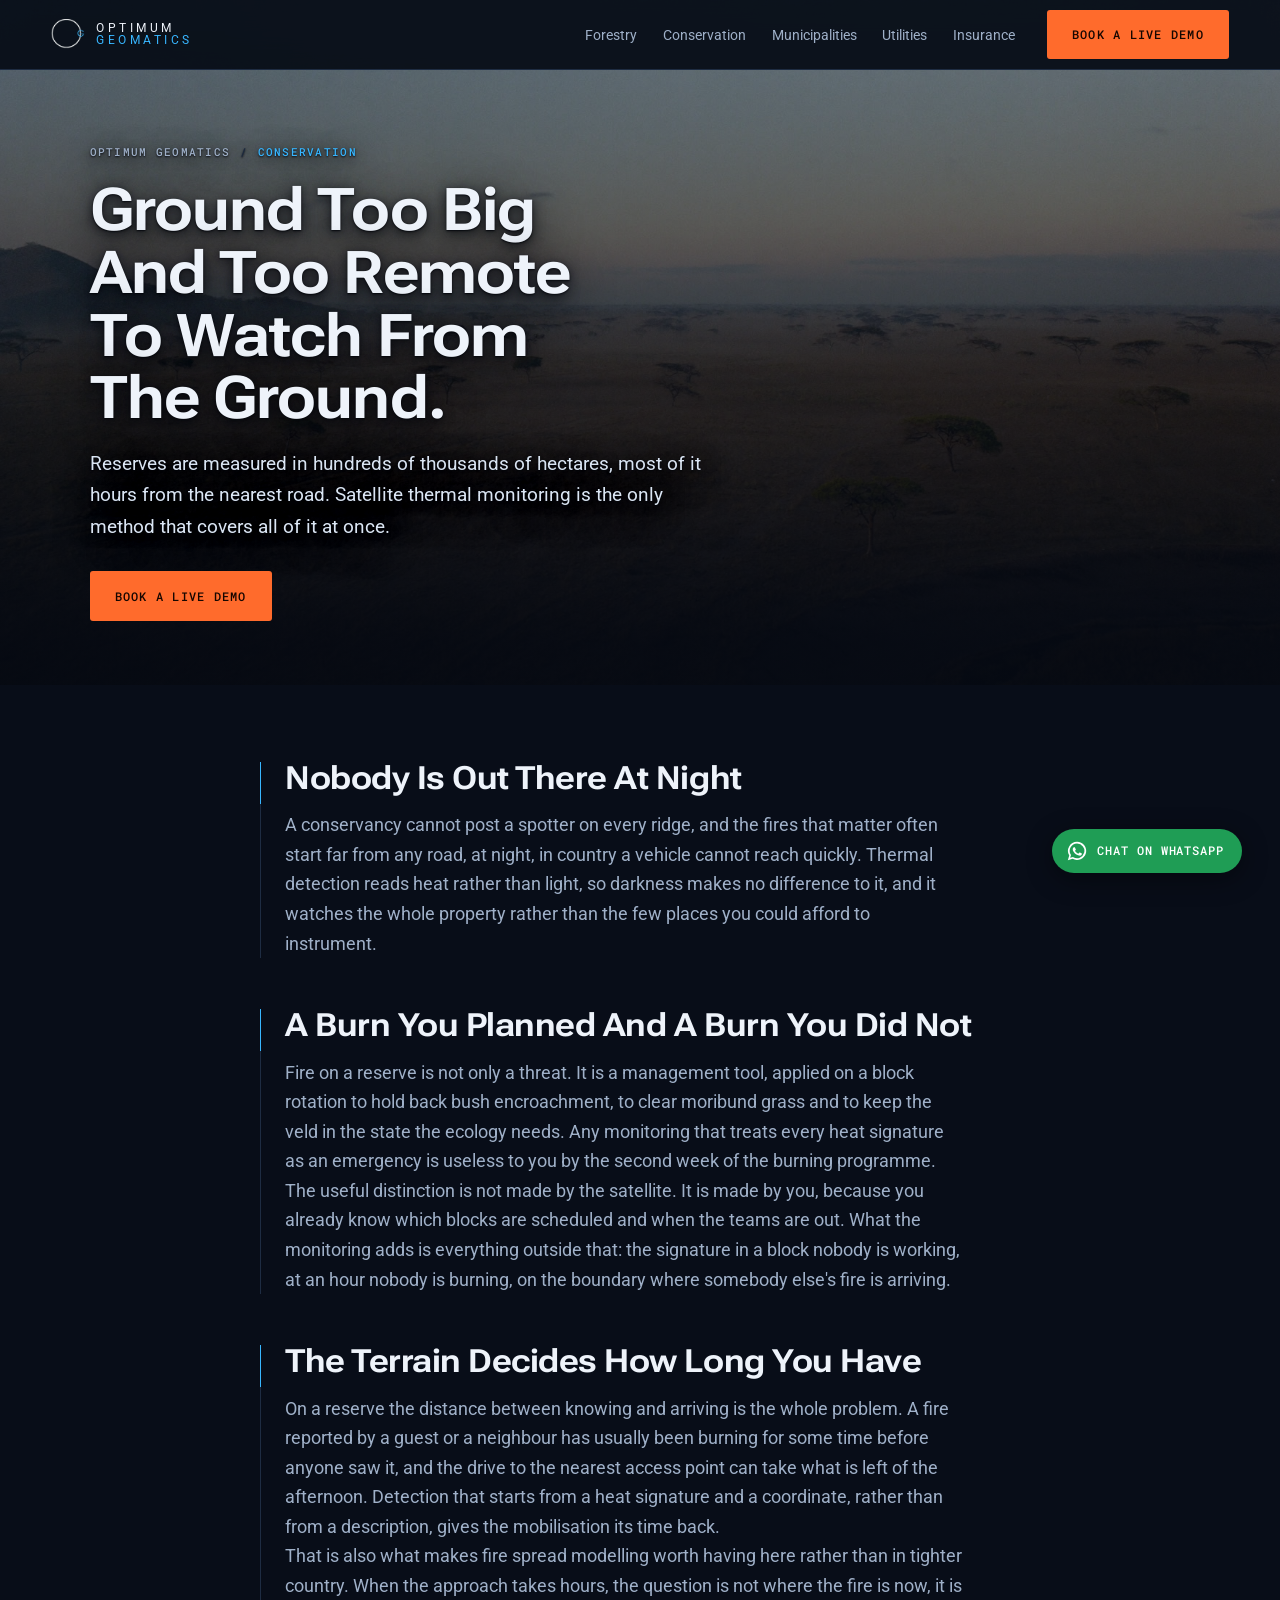
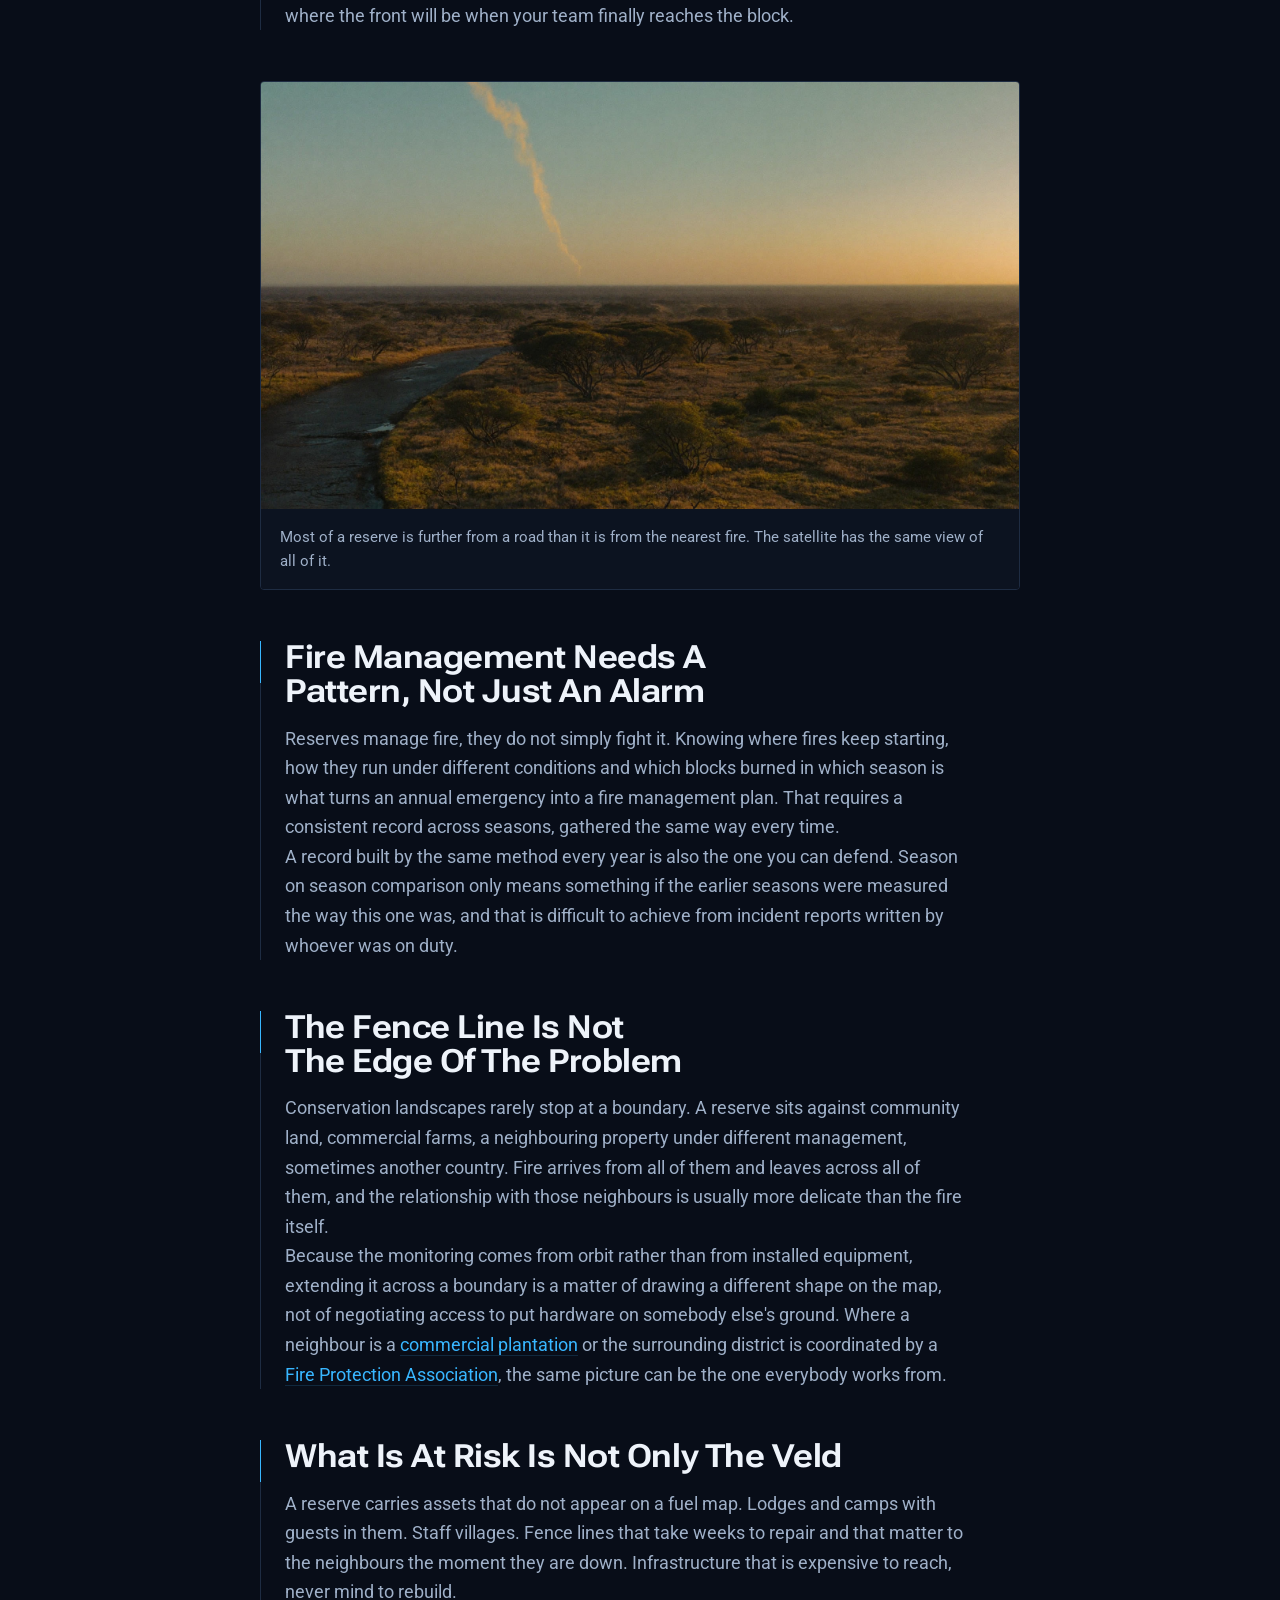
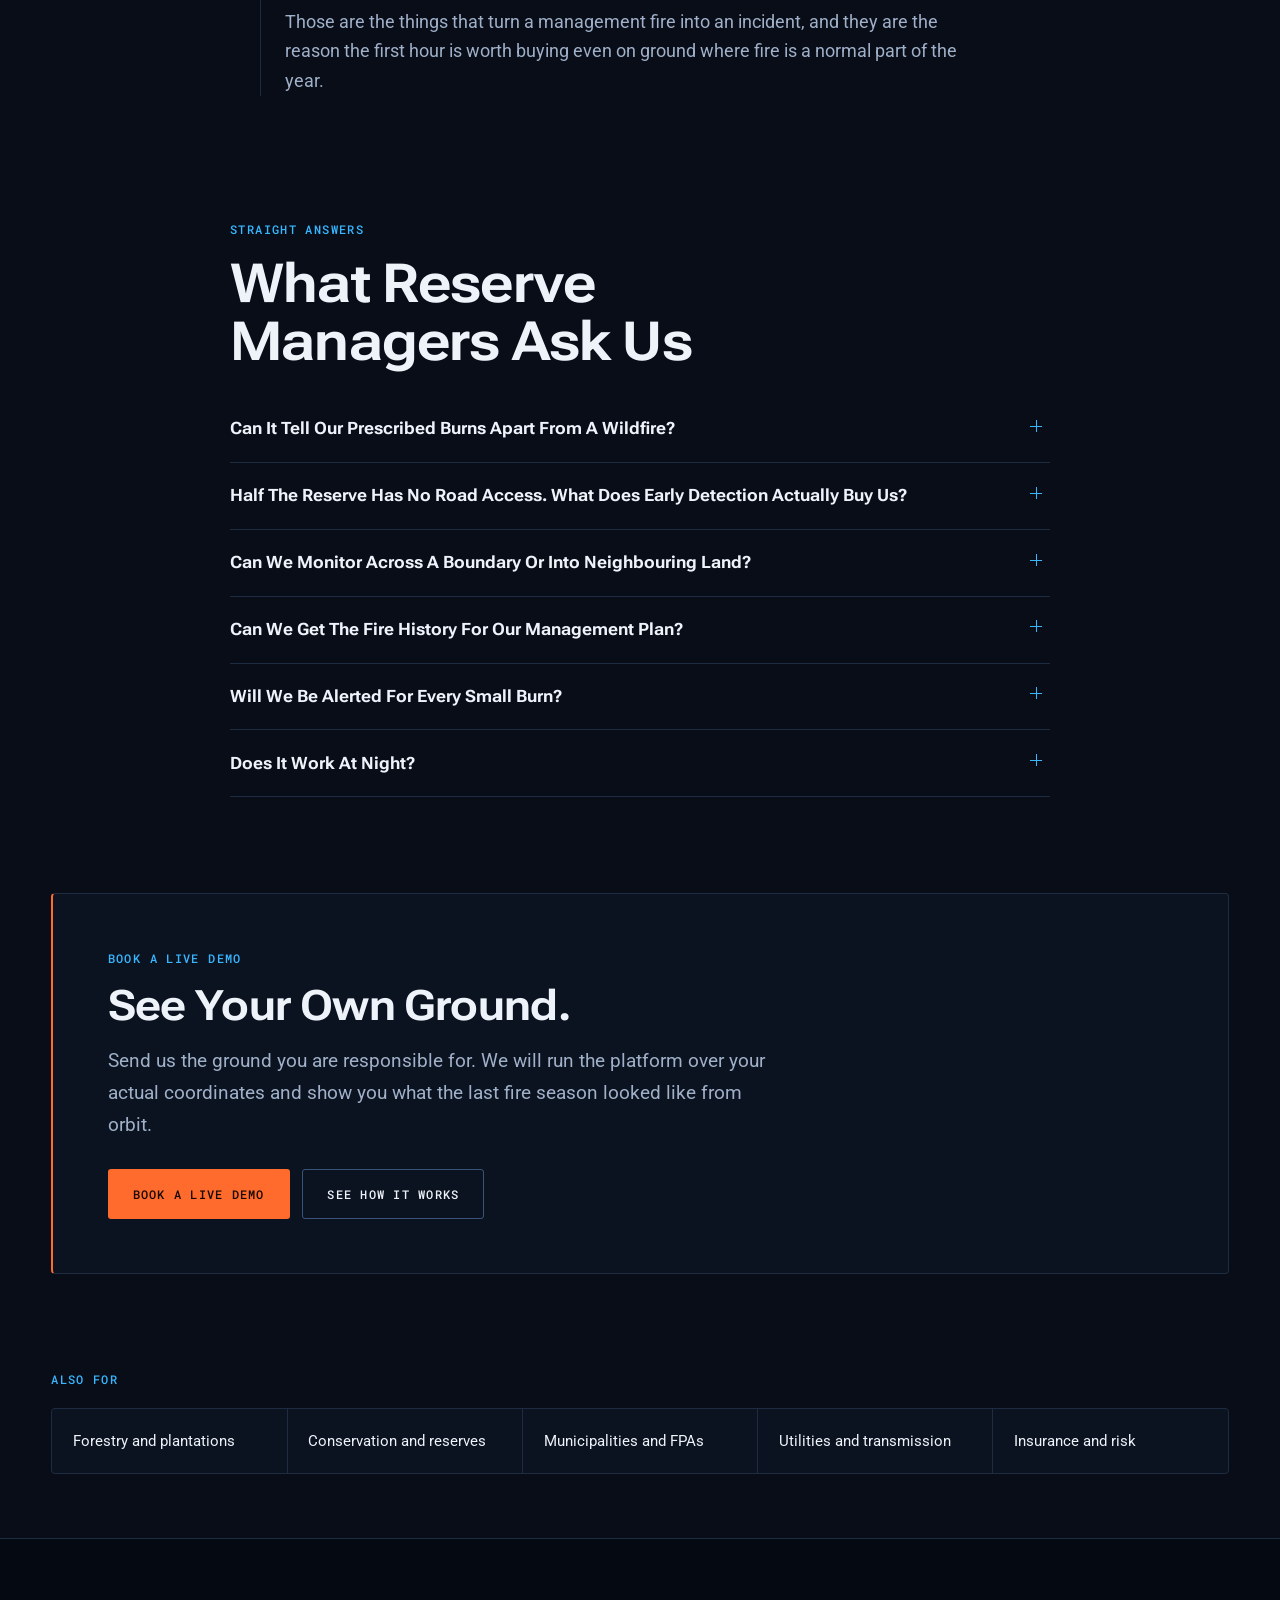
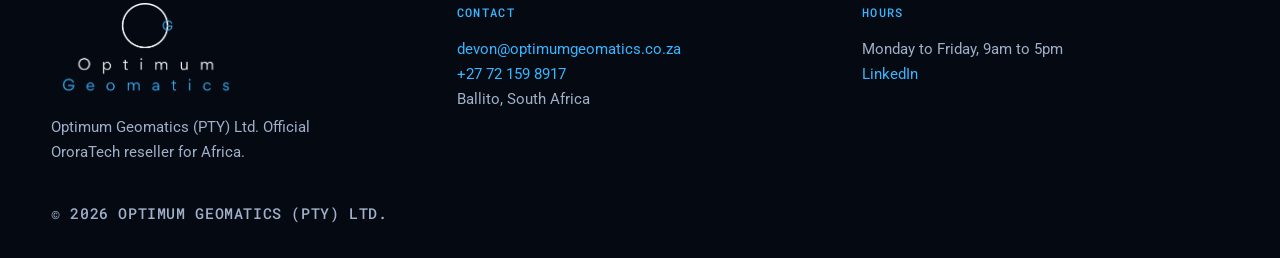
<file: conservation/index.html>
<!doctype html>
<html lang="en">
<head>
<meta charset="utf-8">
<meta name="viewport" content="width=device-width, initial-scale=1">
<link rel="canonical" href="https://optimumgeomatics.co.za/conservation/">
<title>Wildfire Monitoring For Reserves | Optimum Geomatics</title>
<meta name="description" content="Satellite wildfire monitoring for African reserves and conservancies. Cover remote ground no patrol reaches, and tell prescribed burns from the rest.">
<meta name="theme-color" content="#080d18">
<link rel="icon" href="data:image/svg+xml,%3Csvg xmlns='http://www.w3.org/2000/svg' viewBox='0 0 32 32'%3E%3Crect width='32' height='32' rx='7' fill='%23080d18'/%3E%3Ctext x='16' y='23' font-family='Roboto,Arial,sans-serif' font-size='21' font-weight='700' fill='%2338b6ff' text-anchor='middle'%3EG%3C/text%3E%3C/svg%3E">
<meta property="og:type" content="article">
<meta property="og:title" content="Wildfire Monitoring For Reserves | Optimum Geomatics">
<meta property="og:description" content="Satellite wildfire monitoring for African reserves and conservancies. Cover remote ground no patrol reaches, and tell prescribed burns from the rest.">
<meta property="og:url" content="https://optimumgeomatics.co.za/conservation/">
<meta property="og:image" content="https://optimumgeomatics.co.za/assets/ind-conservation.jpg">
<meta name="twitter:card" content="summary_large_image">
<script type="application/ld+json">
{"@context":"https://schema.org","@graph":[
{"@type":"WebPage","@id":"https://optimumgeomatics.co.za/conservation/#page","url":"https://optimumgeomatics.co.za/conservation/","name":"Wildfire Monitoring For Reserves | Optimum Geomatics","description":"Satellite wildfire monitoring for African reserves and conservancies. Cover remote ground no patrol reaches, and tell prescribed burns from the rest.","inLanguage":"en","isPartOf":{"@id":"https://optimumgeomatics.co.za/#website"},"primaryImageOfPage":{"@type":"ImageObject","url":"https://optimumgeomatics.co.za/assets/ind-conservation.jpg"},"about":{"@id":"https://optimumgeomatics.co.za/conservation/#service"}},
{"@type":"Service","@id":"https://optimumgeomatics.co.za/conservation/#service","name":"Wildfire monitoring for conservation areas","serviceType":"Wildfire detection and monitoring","areaServed":{"@type":"Place","name":"Africa"},"provider":{"@id":"https://optimumgeomatics.co.za/#org"},"description":"Satellite wildfire monitoring for African reserves and conservancies. Cover remote ground no patrol reaches, and tell prescribed burns from the rest."},
{"@type":"BreadcrumbList","@id":"https://optimumgeomatics.co.za/conservation/#crumbs","itemListElement":[
{"@type":"ListItem","position":1,"name":"Optimum Geomatics","item":"https://optimumgeomatics.co.za/"},
{"@type":"ListItem","position":2,"name":"Conservation","item":"https://optimumgeomatics.co.za/conservation/"}]},
{"@type":"FAQPage","@id":"https://optimumgeomatics.co.za/conservation/#faq","mainEntity":[{"@type":"Question","name":"Can it tell our prescribed burns apart from a wildfire?","acceptedAnswer":{"@type":"Answer","text":"Not on its own. The satellite reports heat. You already know which blocks are scheduled and when your teams are out, so the separation is made against your own burn plan. What the monitoring is for is everything outside it."}},{"@type":"Question","name":"Half the reserve has no road access. What does early detection actually buy us?","acceptedAnswer":{"@type":"Answer","text":"Time to mobilise. On ground where the approach takes hours, knowing at ignition rather than when someone sees the smoke is often the entire difference between meeting the fire and following it."}},{"@type":"Question","name":"Can we monitor across a boundary or into neighbouring land?","acceptedAnswer":{"@type":"Answer","text":"Yes. The monitored area is a shape you define, not a property register, so it can follow a landscape, a catchment or a transfrontier area rather than a title deed."}},{"@type":"Question","name":"Can we get the fire history for our management plan?","acceptedAnswer":{"@type":"Answer","text":"Yes. Burn scar and severity mapping accumulates season on season, gathered the same way each time, which is what makes the comparison between years worth anything."}},{"@type":"Question","name":"Will we be alerted for every small burn?","acceptedAnswer":{"@type":"Answer","text":"You control the monitored area, and detections carry a confidence level, so the alerting can be set to what your team will actually act on rather than to everything warm."}},{"@type":"Question","name":"Does it work at night?","acceptedAnswer":{"@type":"Answer","text":"Yes. It reads heat, not light. Night is when a great deal of the reserve is least observed and it makes no difference to the detection."}}]}
]}
</script>
<link rel="preload" href="../assets/fonts/robotoflex-latin.woff2" as="font" type="font/woff2" crossorigin>
<link rel="preload" href="../assets/fonts/roboto-latin.woff2" as="font" type="font/woff2" crossorigin>
<link rel="stylesheet" href="../assets/site.css">
<link rel="stylesheet" href="../assets/page.css">
</head>
<body class="subpage">
<a class="skip" href="#main">Skip to content</a>
<div class="env" aria-hidden="true"><div class="env-glow"></div></div>

<nav class="nav solid" aria-label="Main">
  <a class="brand" href="../" aria-label="Optimum Geomatics, home">
    <img class="brand-mark" src="../assets/mark.png" alt="" aria-hidden="true" width="176" height="155">
    <span class="brand-word" aria-hidden="true"><span>Optimum</span><span>Geomatics</span></span>
  </a>
  <ul class="nav-links">
    <li><a href="../forestry/">Forestry</a></li>
    <li><a href="../conservation/">Conservation</a></li>
    <li><a href="../municipalities/">Municipalities</a></li>
    <li><a href="../utilities/">Utilities</a></li>
    <li><a href="../insurance/">Insurance</a></li>
  </ul>
  <a class="btn btn-accent nav-cta" href="../#demo">Book a live demo</a>
</nav>

<header class="phero">
  <img class="phero-img" src="../assets/ind-conservation.jpg" alt="Open African bushveld at first light with scattered acacia trees stretching to the horizon" width="1800" height="1012" fetchpriority="high">
  <div class="phero-inner">
    <nav class="crumbs mono" aria-label="Breadcrumb">
      <a href="../">Optimum Geomatics</a> <span aria-hidden="true">/</span> <span>Conservation</span>
    </nav>
    <h1>Ground Too Big And Too Remote To Watch From The Ground.</h1>
    <p class="lede">Reserves are measured in hundreds of thousands of hectares, most of it hours from the nearest road. Satellite thermal monitoring is the only method that covers all of it at once.</p>
    <a class="btn btn-accent" href="../#demo">Book a live demo</a>
  </div>
</header>

<main id="main" tabindex="-1">
  <section class="prose">
    <article class="pblock reveal">
      <h2>Nobody is out there at night</h2>
      <p>A conservancy cannot post a spotter on every ridge, and the fires that matter often start far from any road, at night, in country a vehicle cannot reach quickly. Thermal detection reads heat rather than light, so darkness makes no difference to it, and it watches the whole property rather than the few places you could afford to instrument.</p>
    </article>

    <article class="pblock reveal">
      <h2>A burn you planned and a burn you did not</h2>
      <p>Fire on a reserve is not only a threat. It is a management tool, applied on a block rotation to hold back bush encroachment, to clear moribund grass and to keep the veld in the state the ecology needs. Any monitoring that treats every heat signature as an emergency is useless to you by the second week of the burning programme.</p>
      <p>The useful distinction is not made by the satellite. It is made by you, because you already know which blocks are scheduled and when the teams are out. What the monitoring adds is everything outside that: the signature in a block nobody is working, at an hour nobody is burning, on the boundary where somebody else's fire is arriving.</p>
    </article>

    <article class="pblock reveal">
      <h2>The terrain decides how long you have</h2>
      <p>On a reserve the distance between knowing and arriving is the whole problem. A fire reported by a guest or a neighbour has usually been burning for some time before anyone saw it, and the drive to the nearest access point can take what is left of the afternoon. Detection that starts from a heat signature and a coordinate, rather than from a description, gives the mobilisation its time back.</p>
      <p>That is also what makes fire spread modelling worth having here rather than in tighter country. When the approach takes hours, the question is not where the fire is now, it is where the front will be when your team finally reaches the block.</p>
    </article>

    <figure class="pfig reveal">
      <img src="../assets/cust-kruger.jpg" alt="Lowveld bushveld at golden hour with a distant smoke column on the horizon" loading="lazy" width="1800" height="1012">
      <figcaption>Most of a reserve is further from a road than it is from the nearest fire. The satellite has the same view of all of it.</figcaption>
    </figure>

    <article class="pblock reveal">
      <h2>Fire management needs a pattern, not just an alarm</h2>
      <p>Reserves manage fire, they do not simply fight it. Knowing where fires keep starting, how they run under different conditions and which blocks burned in which season is what turns an annual emergency into a fire management plan. That requires a consistent record across seasons, gathered the same way every time.</p>
      <p>A record built by the same method every year is also the one you can defend. Season on season comparison only means something if the earlier seasons were measured the way this one was, and that is difficult to achieve from incident reports written by whoever was on duty.</p>
    </article>

    <article class="pblock reveal">
      <h2>The fence line is not the edge of the problem</h2>
      <p>Conservation landscapes rarely stop at a boundary. A reserve sits against community land, commercial farms, a neighbouring property under different management, sometimes another country. Fire arrives from all of them and leaves across all of them, and the relationship with those neighbours is usually more delicate than the fire itself.</p>
      <p>Because the monitoring comes from orbit rather than from installed equipment, extending it across a boundary is a matter of drawing a different shape on the map, not of negotiating access to put hardware on somebody else's ground. Where a neighbour is a <a href="../forestry/">commercial plantation</a> or the surrounding district is coordinated by a <a href="../municipalities/">Fire Protection Association</a>, the same picture can be the one everybody works from.</p>
    </article>

    <article class="pblock reveal">
      <h2>What is at risk is not only the veld</h2>
      <p>A reserve carries assets that do not appear on a fuel map. Lodges and camps with guests in them. Staff villages. Fence lines that take weeks to repair and that matter to the neighbours the moment they are down. Infrastructure that is expensive to reach, never mind to rebuild.</p>
      <p>Those are the things that turn a management fire into an incident, and they are the reason the first hour is worth buying even on ground where fire is a normal part of the year.</p>
    </article>
  </section>

  <section class="pfaq">
    <div class="pfaq-inner">
      <p class="kicker mono">STRAIGHT ANSWERS</p>
      <h2>What Reserve Managers Ask Us</h2>
      <div class="faq-list">
        <details class="reveal"><summary>Can it tell our prescribed burns apart from a wildfire?</summary><p>Not on its own. The satellite reports heat. You already know which blocks are scheduled and when your teams are out, so the separation is made against your own burn plan. What the monitoring is for is everything outside it.</p></details>
        <details class="reveal"><summary>Half the reserve has no road access. What does early detection actually buy us?</summary><p>Time to mobilise. On ground where the approach takes hours, knowing at ignition rather than when someone sees the smoke is often the entire difference between meeting the fire and following it.</p></details>
        <details class="reveal"><summary>Can we monitor across a boundary or into neighbouring land?</summary><p>Yes. The monitored area is a shape you define, not a property register, so it can follow a landscape, a catchment or a transfrontier area rather than a title deed.</p></details>
        <details class="reveal"><summary>Can we get the fire history for our management plan?</summary><p>Yes. Burn scar and severity mapping accumulates season on season, gathered the same way each time, which is what makes the comparison between years worth anything.</p></details>
        <details class="reveal"><summary>Will we be alerted for every small burn?</summary><p>You control the monitored area, and detections carry a confidence level, so the alerting can be set to what your team will actually act on rather than to everything warm.</p></details>
        <details class="reveal"><summary>Does it work at night?</summary><p>Yes. It reads heat, not light. Night is when a great deal of the reserve is least observed and it makes no difference to the detection.</p></details>
      </div>
    </div>
  </section>

  <section class="pcta">
    <div class="pcta-inner reveal">
      <p class="kicker mono">BOOK A LIVE DEMO</p>
      <h2>See Your Own Ground.</h2>
      <p class="lede">Send us the ground you are responsible for. We will run the platform over your actual coordinates and show you what the last fire season looked like from orbit.</p>
      <div class="pcta-row">
        <a class="btn btn-accent" href="../#demo">Book a live demo</a>
        <a class="btn btn-ghost" href="../">See how it works</a>
      </div>
    </div>
  </section>

  <section class="pelse">
    <p class="kicker mono">ALSO FOR</p>
    <ul class="pelse-grid">
      <li><a href="../forestry/">Forestry and plantations</a></li>
      <li><a href="../conservation/">Conservation and reserves</a></li>
      <li><a href="../municipalities/">Municipalities and FPAs</a></li>
      <li><a href="../utilities/">Utilities and transmission</a></li>
      <li><a href="../insurance/">Insurance and risk</a></li>
    </ul>
  </section>
</main>

<a class="wa" href="https://wa.me/27721598917" target="_blank" rel="noopener" aria-label="Chat to us on WhatsApp">
  <svg viewBox="0 0 24 24" aria-hidden="true" focusable="false">
    <path fill="currentColor" d="M12.04 2a9.9 9.9 0 0 0-8.5 14.95L2 22l5.2-1.5A9.9 9.9 0 1 0 12.04 2Zm0 1.9a8 8 0 1 1-4.1 14.86l-.3-.18-3.07.88.9-3-.19-.31A8 8 0 0 1 12.04 3.9Zm-3.2 4.02c-.16 0-.42.06-.64.3-.22.24-.85.83-.85 2.02s.87 2.34.99 2.5c.12.16 1.7 2.72 4.19 3.7 2.07.82 2.5.66 2.95.62.45-.04 1.45-.59 1.66-1.17.2-.57.2-1.06.14-1.16-.06-.1-.22-.16-.46-.28-.24-.12-1.45-.72-1.67-.8-.22-.08-.39-.12-.55.12-.16.24-.63.8-.77.96-.14.16-.28.18-.52.06-.24-.12-1.03-.38-1.96-1.21-.72-.65-1.21-1.45-1.35-1.69-.14-.24-.02-.37.1-.49.11-.11.24-.28.36-.42.12-.14.16-.24.24-.4.08-.16.04-.3-.02-.42-.06-.12-.54-1.33-.75-1.82-.19-.46-.39-.4-.54-.41h-.47Z"/>
  </svg>
  <span class="wa-label">Chat on WhatsApp</span>
</a>

<footer class="foot">
  <div class="foot-grid">
    <div>
      <img src="../assets/logo.png" alt="Optimum Geomatics" width="180" height="40" loading="lazy">
      <p class="foot-note">Optimum Geomatics (PTY) Ltd. Official OroraTech reseller for Africa.</p>
    </div>
    <div>
      <h4 class="mono">CONTACT</h4>
      <p><a href="mailto:devon@optimumgeomatics.co.za">devon@optimumgeomatics.co.za</a></p>
      <p><a href="tel:+27721598917">+27 72 159 8917</a></p>
      <p>Ballito, South Africa</p>
    </div>
    <div>
      <h4 class="mono">HOURS</h4>
      <p>Monday to Friday, 9am to 5pm</p>
      <p><a href="https://www.linkedin.com/company/optimum-geomatics/" rel="noopener">LinkedIn</a></p>
    </div>
  </div>
  <p class="foot-legal mono">&copy; 2026 Optimum Geomatics (PTY) Ltd.</p>
</footer>
<script src="../assets/page.js"></script>
</body>
</html>
</file>
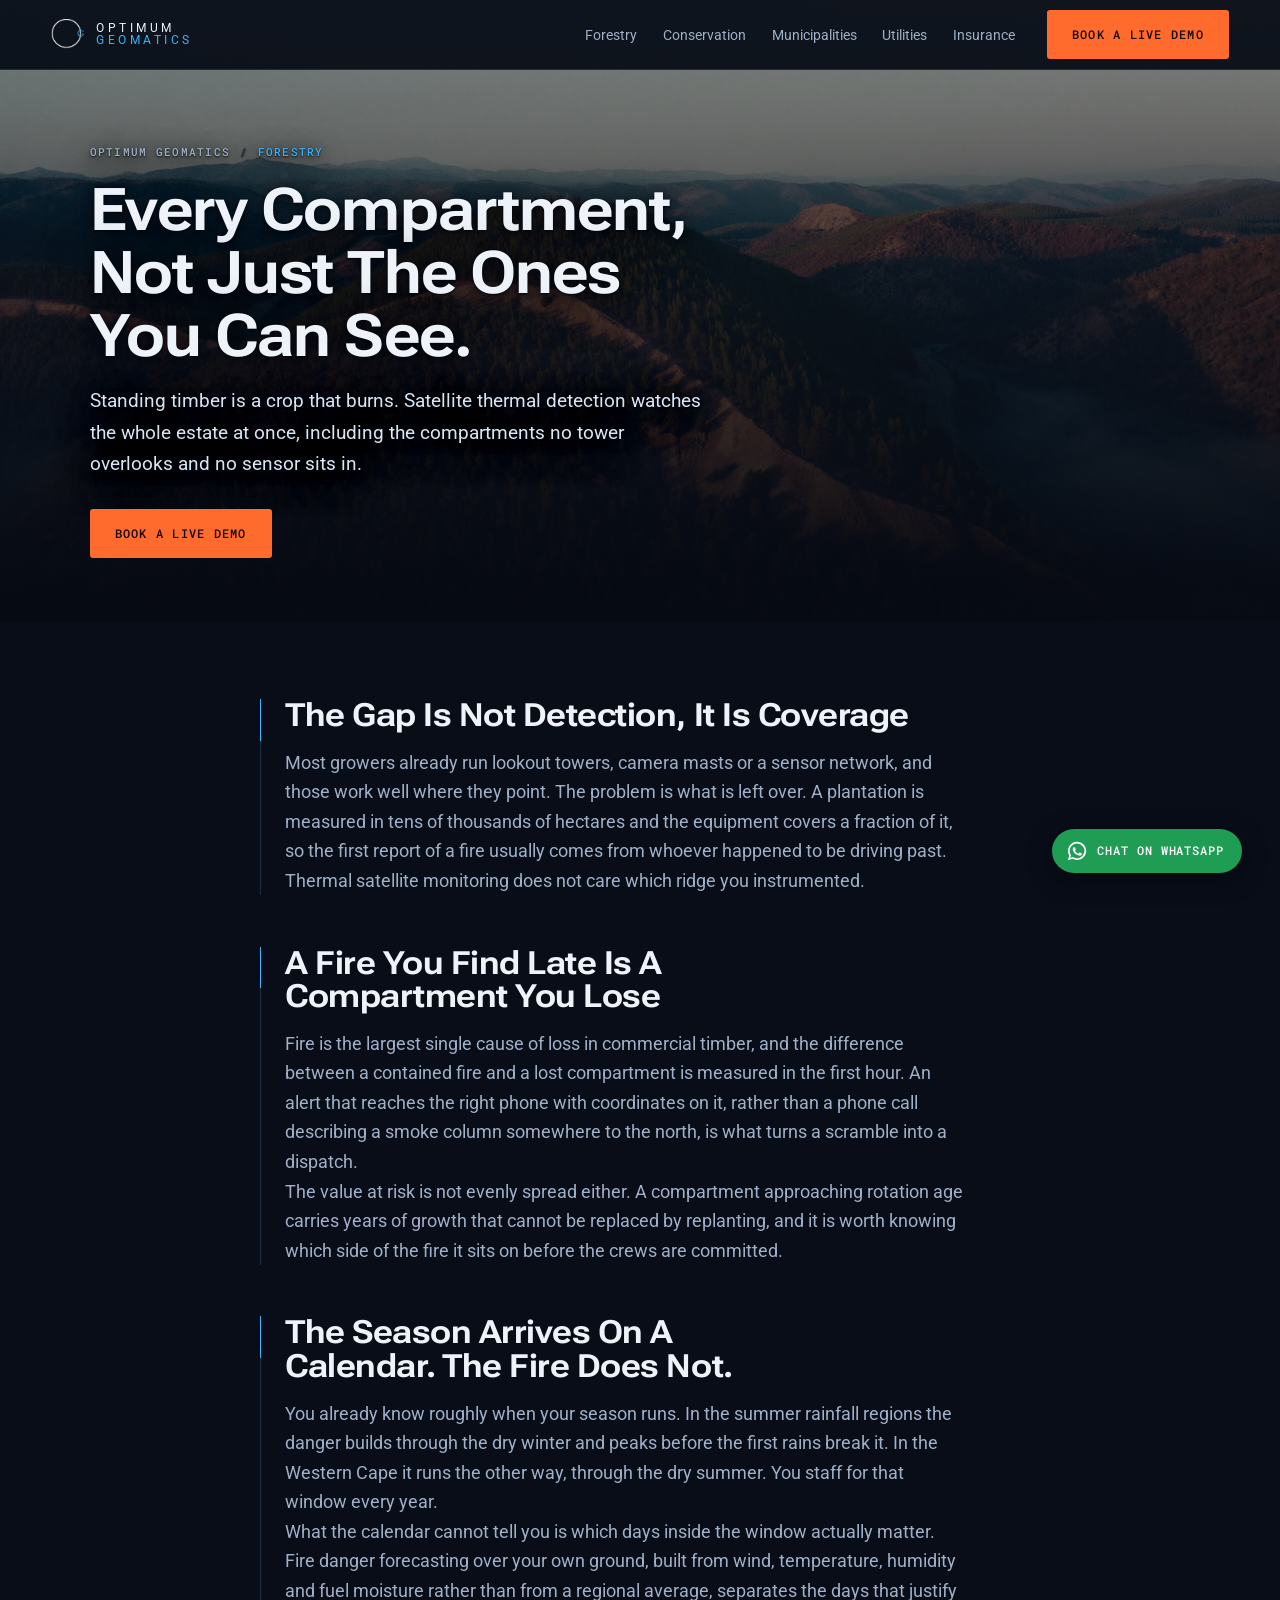
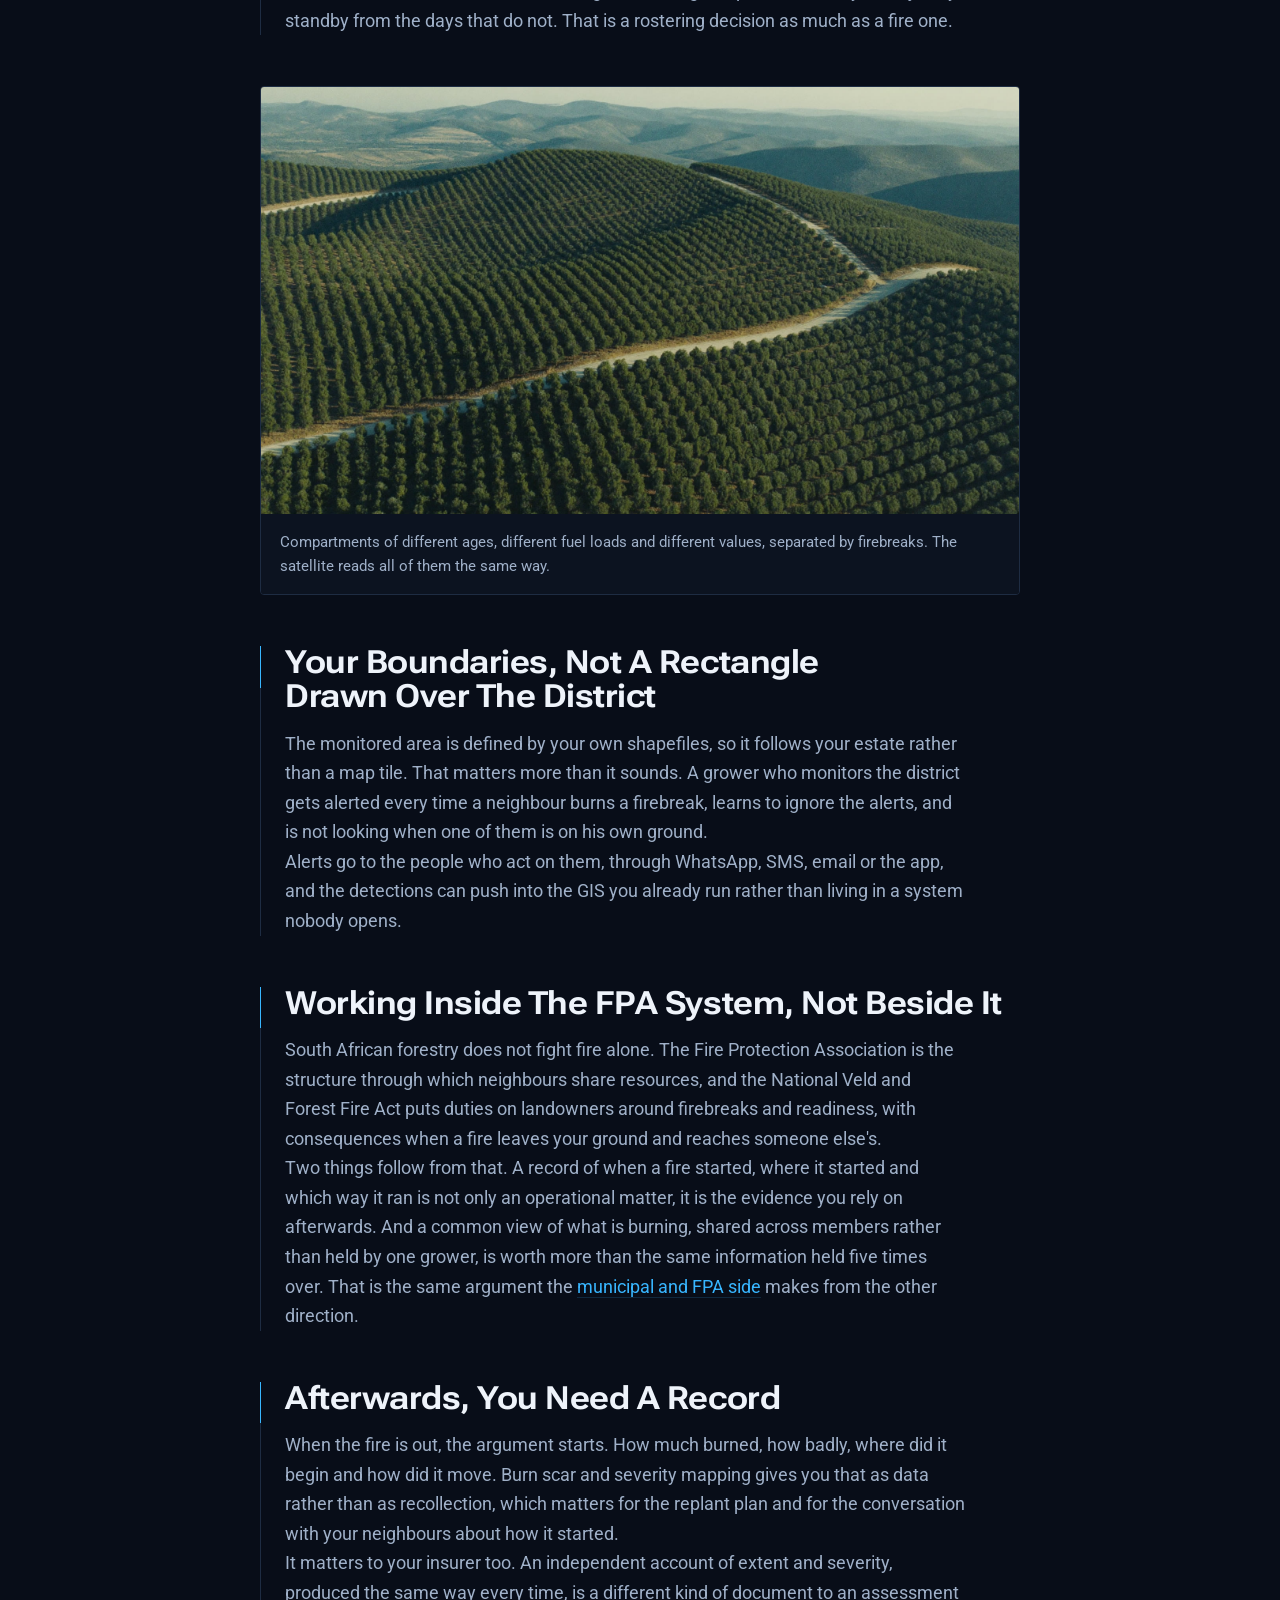
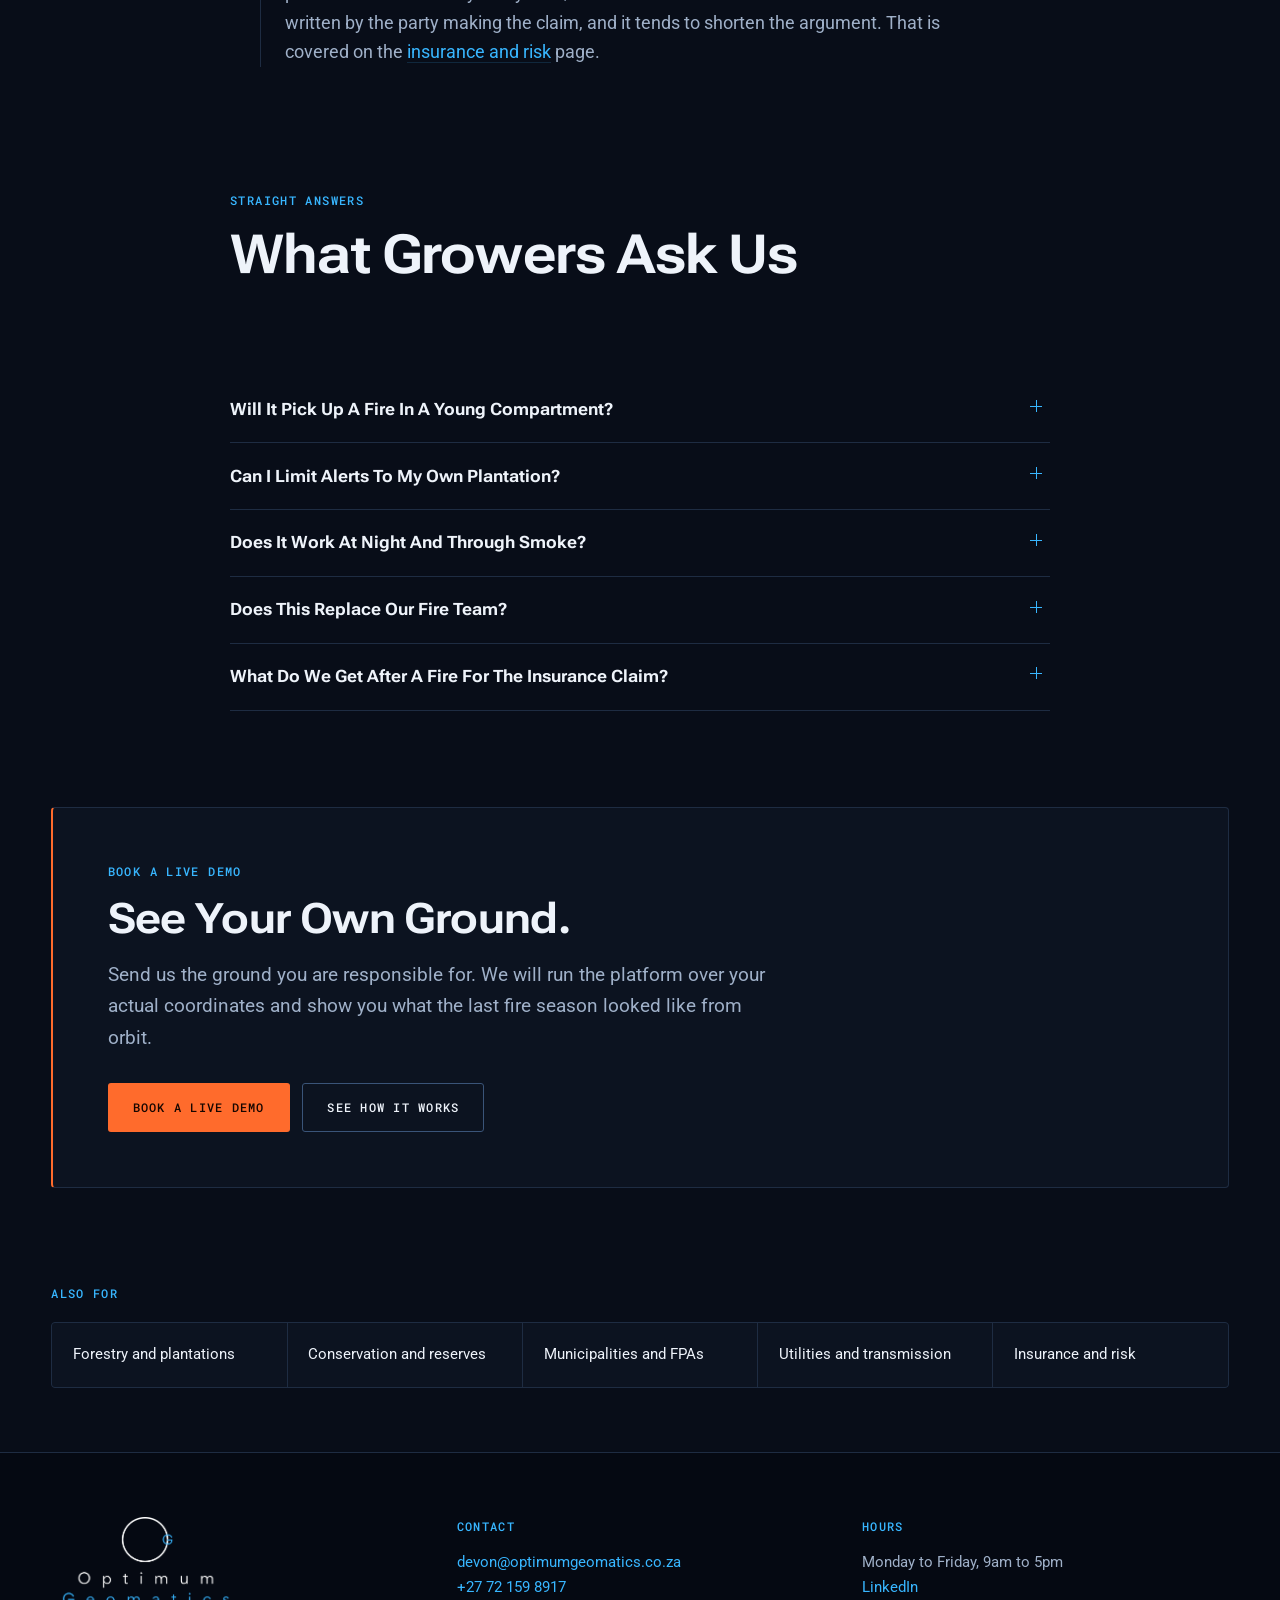
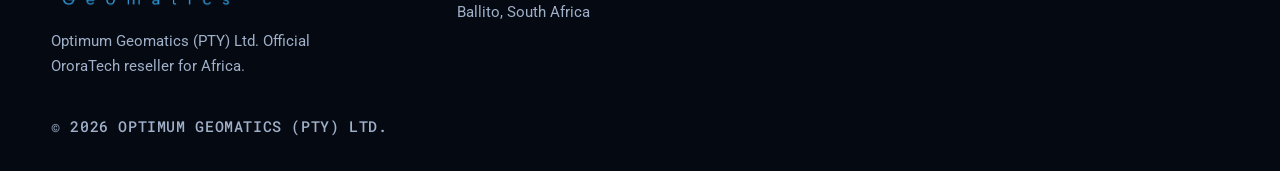
<file: forestry/index.html>
<!doctype html>
<html lang="en">
<head>
<meta charset="utf-8">
<meta name="viewport" content="width=device-width, initial-scale=1">
<link rel="canonical" href="https://optimumgeomatics.co.za/forestry/">
<title>Wildfire Detection For Plantations | Optimum Geomatics</title>
<meta name="description" content="Satellite wildfire detection for African commercial forestry. Watch every compartment at once, day and night, through smoke, with burn scar mapping afterwards.">
<meta name="theme-color" content="#080d18">
<link rel="icon" href="data:image/svg+xml,%3Csvg xmlns='http://www.w3.org/2000/svg' viewBox='0 0 32 32'%3E%3Crect width='32' height='32' rx='7' fill='%23080d18'/%3E%3Ctext x='16' y='23' font-family='Roboto,Arial,sans-serif' font-size='21' font-weight='700' fill='%2338b6ff' text-anchor='middle'%3EG%3C/text%3E%3C/svg%3E">
<meta property="og:type" content="article">
<meta property="og:title" content="Wildfire Detection For Plantations | Optimum Geomatics">
<meta property="og:description" content="Satellite wildfire detection for African commercial forestry. Watch every compartment at once, day and night, through smoke, with burn scar mapping afterwards.">
<meta property="og:url" content="https://optimumgeomatics.co.za/forestry/">
<meta property="og:image" content="https://optimumgeomatics.co.za/assets/ind-forestry.jpg">
<meta name="twitter:card" content="summary_large_image">
<script type="application/ld+json">
{"@context":"https://schema.org","@graph":[
{"@type":"WebPage","@id":"https://optimumgeomatics.co.za/forestry/#page","url":"https://optimumgeomatics.co.za/forestry/","name":"Wildfire Detection For Plantations | Optimum Geomatics","description":"Satellite wildfire detection for African commercial forestry. Watch every compartment at once, day and night, through smoke, with burn scar mapping afterwards.","inLanguage":"en","isPartOf":{"@id":"https://optimumgeomatics.co.za/#website"},"primaryImageOfPage":{"@type":"ImageObject","url":"https://optimumgeomatics.co.za/assets/ind-forestry.jpg"},"about":{"@id":"https://optimumgeomatics.co.za/forestry/#service"}},
{"@type":"Service","@id":"https://optimumgeomatics.co.za/forestry/#service","name":"Wildfire detection for commercial forestry","serviceType":"Wildfire detection and monitoring","areaServed":{"@type":"Place","name":"Africa"},"provider":{"@id":"https://optimumgeomatics.co.za/#org"},"description":"Satellite wildfire detection for African commercial forestry. Watch every compartment at once, day and night, through smoke, with burn scar mapping afterwards."},
{"@type":"BreadcrumbList","@id":"https://optimumgeomatics.co.za/forestry/#crumbs","itemListElement":[
{"@type":"ListItem","position":1,"name":"Optimum Geomatics","item":"https://optimumgeomatics.co.za/"},
{"@type":"ListItem","position":2,"name":"Forestry","item":"https://optimumgeomatics.co.za/forestry/"}]},
{"@type":"FAQPage","@id":"https://optimumgeomatics.co.za/forestry/#faq","mainEntity":[{"@type":"Question","name":"How is this different to the lookout towers we already run?","acceptedAnswer":{"@type":"Answer","text":"A tower sees its viewshed, in daylight, while someone is in it. The satellite reads heat rather than smoke, over the whole estate, at night as well as during the day. Most growers keep both. The satellite covers the ground the towers cannot see, which on a large plantation is most of it."}},{"@type":"Question","name":"Will it pick up a fire in a young compartment?","acceptedAnswer":{"@type":"Answer","text":"Detection works on heat, not on canopy, so a fire in young trees or in slash is visible the same way a fire in mature timber is. What changes with stand age is how fast it runs and what it costs you, not whether it is seen."}},{"@type":"Question","name":"Can I limit alerts to my own plantation?","acceptedAnswer":{"@type":"Answer","text":"Yes. Your shapefiles define the monitored area, so you are alerted for your ground and not for every burn in the district. That is the difference between a system your team trusts and one they mute."}},{"@type":"Question","name":"Does it work at night and through smoke?","acceptedAnswer":{"@type":"Answer","text":"Yes. Thermal infrared reads heat, so darkness makes no difference, and it sees through smoke that would blind a camera or a spotter. Heavy cloud is the honest limitation, and it is worth discussing against your own conditions."}},{"@type":"Question","name":"Does this replace our fire team?","acceptedAnswer":{"@type":"Answer","text":"No. It tells you where and when. Your people still decide what to do and still do it. What changes is that the decision starts with coordinates instead of with a phone call."}},{"@type":"Question","name":"What do we get after a fire for the insurance claim?","acceptedAnswer":{"@type":"Answer","text":"Burn scar mapping with severity classes, the timing of ignition and extinction, and the progression over time. It is produced independently of the claim, which is usually what the assessor wants."}}]}
]}
</script>
<link rel="preload" href="../assets/fonts/robotoflex-latin.woff2" as="font" type="font/woff2" crossorigin>
<link rel="preload" href="../assets/fonts/roboto-latin.woff2" as="font" type="font/woff2" crossorigin>
<link rel="stylesheet" href="../assets/site.css">
<link rel="stylesheet" href="../assets/page.css">
</head>
<body class="subpage">
<a class="skip" href="#main">Skip to content</a>
<div class="env" aria-hidden="true"><div class="env-glow"></div></div>

<nav class="nav solid" aria-label="Main">
  <a class="brand" href="../" aria-label="Optimum Geomatics, home">
    <img class="brand-mark" src="../assets/mark.png" alt="" aria-hidden="true" width="176" height="155">
    <span class="brand-word" aria-hidden="true"><span>Optimum</span><span>Geomatics</span></span>
  </a>
  <ul class="nav-links">
    <li><a href="../forestry/">Forestry</a></li>
    <li><a href="../conservation/">Conservation</a></li>
    <li><a href="../municipalities/">Municipalities</a></li>
    <li><a href="../utilities/">Utilities</a></li>
    <li><a href="../insurance/">Insurance</a></li>
  </ul>
  <a class="btn btn-accent nav-cta" href="../#demo">Book a live demo</a>
</nav>

<header class="phero">
  <img class="phero-img" src="../assets/ind-forestry.jpg" alt="Pine plantation compartments on a steep escarpment with firebreaks cut through them" width="1800" height="1012" fetchpriority="high">
  <div class="phero-inner">
    <nav class="crumbs mono" aria-label="Breadcrumb">
      <a href="../">Optimum Geomatics</a> <span aria-hidden="true">/</span> <span>Forestry</span>
    </nav>
    <h1>Every Compartment, Not Just The Ones You Can See.</h1>
    <p class="lede">Standing timber is a crop that burns. Satellite thermal detection watches the whole estate at once, including the compartments no tower overlooks and no sensor sits in.</p>
    <a class="btn btn-accent" href="../#demo">Book a live demo</a>
  </div>
</header>

<main id="main" tabindex="-1">
  <section class="prose">
    <article class="pblock reveal">
      <h2>The gap is not detection, it is coverage</h2>
      <p>Most growers already run lookout towers, camera masts or a sensor network, and those work well where they point. The problem is what is left over. A plantation is measured in tens of thousands of hectares and the equipment covers a fraction of it, so the first report of a fire usually comes from whoever happened to be driving past. Thermal satellite monitoring does not care which ridge you instrumented.</p>
    </article>

    <article class="pblock reveal">
      <h2>A fire you find late is a compartment you lose</h2>
      <p>Fire is the largest single cause of loss in commercial timber, and the difference between a contained fire and a lost compartment is measured in the first hour. An alert that reaches the right phone with coordinates on it, rather than a phone call describing a smoke column somewhere to the north, is what turns a scramble into a dispatch.</p>
      <p>The value at risk is not evenly spread either. A compartment approaching rotation age carries years of growth that cannot be replaced by replanting, and it is worth knowing which side of the fire it sits on before the crews are committed.</p>
    </article>

    <article class="pblock reveal">
      <h2>The season arrives on a calendar. The fire does not.</h2>
      <p>You already know roughly when your season runs. In the summer rainfall regions the danger builds through the dry winter and peaks before the first rains break it. In the Western Cape it runs the other way, through the dry summer. You staff for that window every year.</p>
      <p>What the calendar cannot tell you is which days inside the window actually matter. Fire danger forecasting over your own ground, built from wind, temperature, humidity and fuel moisture rather than from a regional average, separates the days that justify standby from the days that do not. That is a rostering decision as much as a fire one.</p>
    </article>

    <figure class="pfig reveal">
      <img src="../assets/cust-merensky.jpg" alt="Aerial view of eucalyptus compartments of different ages separated by firebreak roads" loading="lazy" width="1800" height="1012">
      <figcaption>Compartments of different ages, different fuel loads and different values, separated by firebreaks. The satellite reads all of them the same way.</figcaption>
    </figure>

    <article class="pblock reveal">
      <h2>Your boundaries, not a rectangle drawn over the district</h2>
      <p>The monitored area is defined by your own shapefiles, so it follows your estate rather than a map tile. That matters more than it sounds. A grower who monitors the district gets alerted every time a neighbour burns a firebreak, learns to ignore the alerts, and is not looking when one of them is on his own ground.</p>
      <p>Alerts go to the people who act on them, through WhatsApp, SMS, email or the app, and the detections can push into the GIS you already run rather than living in a system nobody opens.</p>
    </article>

    <article class="pblock reveal">
      <h2>Working inside the FPA system, not beside it</h2>
      <p>South African forestry does not fight fire alone. The Fire Protection Association is the structure through which neighbours share resources, and the National Veld and Forest Fire Act puts duties on landowners around firebreaks and readiness, with consequences when a fire leaves your ground and reaches someone else's.</p>
      <p>Two things follow from that. A record of when a fire started, where it started and which way it ran is not only an operational matter, it is the evidence you rely on afterwards. And a common view of what is burning, shared across members rather than held by one grower, is worth more than the same information held five times over. That is the same argument the <a href="../municipalities/">municipal and FPA side</a> makes from the other direction.</p>
    </article>

    <article class="pblock reveal">
      <h2>Afterwards, you need a record</h2>
      <p>When the fire is out, the argument starts. How much burned, how badly, where did it begin and how did it move. Burn scar and severity mapping gives you that as data rather than as recollection, which matters for the replant plan and for the conversation with your neighbours about how it started.</p>
      <p>It matters to your insurer too. An independent account of extent and severity, produced the same way every time, is a different kind of document to an assessment written by the party making the claim, and it tends to shorten the argument. That is covered on the <a href="../insurance/">insurance and risk</a> page.</p>
    </article>
  </section>

  <section class="pfaq">
    <div class="pfaq-inner">
      <p class="kicker mono">STRAIGHT ANSWERS</p>
      <h2>What Growers Ask Us</h2>
      <div class="faq-list">
        <details class="reveal"><summary>How is this different to the lookout towers we already run?</summary><p>A tower sees its viewshed, in daylight, while someone is in it. The satellite reads heat rather than smoke, over the whole estate, at night as well as during the day. Most growers keep both. The satellite covers the ground the towers cannot see, which on a large plantation is most of it.</p></details>
        <details class="reveal"><summary>Will it pick up a fire in a young compartment?</summary><p>Detection works on heat, not on canopy, so a fire in young trees or in slash is visible the same way a fire in mature timber is. What changes with stand age is how fast it runs and what it costs you, not whether it is seen.</p></details>
        <details class="reveal"><summary>Can I limit alerts to my own plantation?</summary><p>Yes. Your shapefiles define the monitored area, so you are alerted for your ground and not for every burn in the district. That is the difference between a system your team trusts and one they mute.</p></details>
        <details class="reveal"><summary>Does it work at night and through smoke?</summary><p>Yes. Thermal infrared reads heat, so darkness makes no difference, and it sees through smoke that would blind a camera or a spotter. Heavy cloud is the honest limitation, and it is worth discussing against your own conditions.</p></details>
        <details class="reveal"><summary>Does this replace our fire team?</summary><p>No. It tells you where and when. Your people still decide what to do and still do it. What changes is that the decision starts with coordinates instead of with a phone call.</p></details>
        <details class="reveal"><summary>What do we get after a fire for the insurance claim?</summary><p>Burn scar mapping with severity classes, the timing of ignition and extinction, and the progression over time. It is produced independently of the claim, which is usually what the assessor wants.</p></details>
      </div>
    </div>
  </section>

  <section class="pcta">
    <div class="pcta-inner reveal">
      <p class="kicker mono">BOOK A LIVE DEMO</p>
      <h2>See Your Own Ground.</h2>
      <p class="lede">Send us the ground you are responsible for. We will run the platform over your actual coordinates and show you what the last fire season looked like from orbit.</p>
      <div class="pcta-row">
        <a class="btn btn-accent" href="../#demo">Book a live demo</a>
        <a class="btn btn-ghost" href="../">See how it works</a>
      </div>
    </div>
  </section>

  <section class="pelse">
    <p class="kicker mono">ALSO FOR</p>
    <ul class="pelse-grid">
      <li><a href="../forestry/">Forestry and plantations</a></li>
      <li><a href="../conservation/">Conservation and reserves</a></li>
      <li><a href="../municipalities/">Municipalities and FPAs</a></li>
      <li><a href="../utilities/">Utilities and transmission</a></li>
      <li><a href="../insurance/">Insurance and risk</a></li>
    </ul>
  </section>
</main>

<a class="wa" href="https://wa.me/27721598917" target="_blank" rel="noopener" aria-label="Chat to us on WhatsApp">
  <svg viewBox="0 0 24 24" aria-hidden="true" focusable="false">
    <path fill="currentColor" d="M12.04 2a9.9 9.9 0 0 0-8.5 14.95L2 22l5.2-1.5A9.9 9.9 0 1 0 12.04 2Zm0 1.9a8 8 0 1 1-4.1 14.86l-.3-.18-3.07.88.9-3-.19-.31A8 8 0 0 1 12.04 3.9Zm-3.2 4.02c-.16 0-.42.06-.64.3-.22.24-.85.83-.85 2.02s.87 2.34.99 2.5c.12.16 1.7 2.72 4.19 3.7 2.07.82 2.5.66 2.95.62.45-.04 1.45-.59 1.66-1.17.2-.57.2-1.06.14-1.16-.06-.1-.22-.16-.46-.28-.24-.12-1.45-.72-1.67-.8-.22-.08-.39-.12-.55.12-.16.24-.63.8-.77.96-.14.16-.28.18-.52.06-.24-.12-1.03-.38-1.96-1.21-.72-.65-1.21-1.45-1.35-1.69-.14-.24-.02-.37.1-.49.11-.11.24-.28.36-.42.12-.14.16-.24.24-.4.08-.16.04-.3-.02-.42-.06-.12-.54-1.33-.75-1.82-.19-.46-.39-.4-.54-.41h-.47Z"/>
  </svg>
  <span class="wa-label">Chat on WhatsApp</span>
</a>

<footer class="foot">
  <div class="foot-grid">
    <div>
      <img src="../assets/logo.png" alt="Optimum Geomatics" width="180" height="40" loading="lazy">
      <p class="foot-note">Optimum Geomatics (PTY) Ltd. Official OroraTech reseller for Africa.</p>
    </div>
    <div>
      <h4 class="mono">CONTACT</h4>
      <p><a href="mailto:devon@optimumgeomatics.co.za">devon@optimumgeomatics.co.za</a></p>
      <p><a href="tel:+27721598917">+27 72 159 8917</a></p>
      <p>Ballito, South Africa</p>
    </div>
    <div>
      <h4 class="mono">HOURS</h4>
      <p>Monday to Friday, 9am to 5pm</p>
      <p><a href="https://www.linkedin.com/company/optimum-geomatics/" rel="noopener">LinkedIn</a></p>
    </div>
  </div>
  <p class="foot-legal mono">&copy; 2026 Optimum Geomatics (PTY) Ltd.</p>
</footer>
<script src="../assets/page.js"></script>
</body>
</html>
</file>
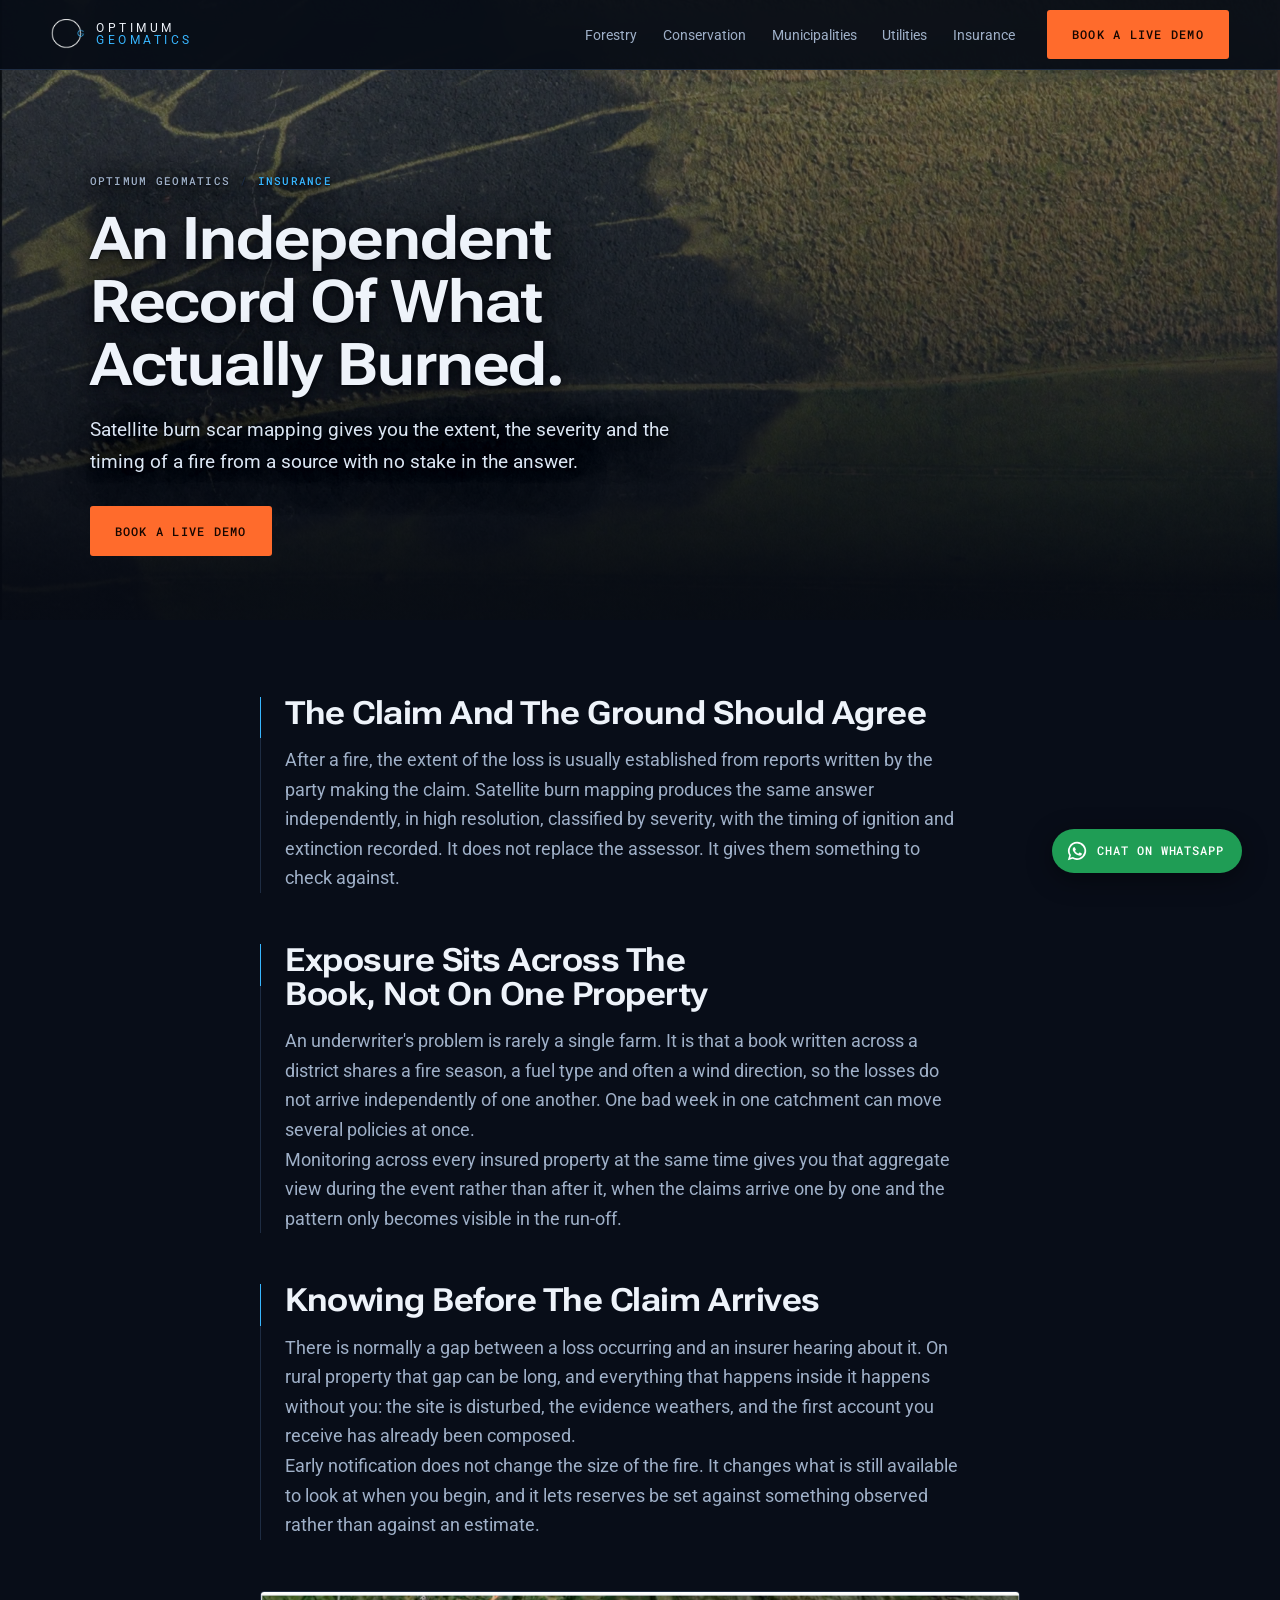
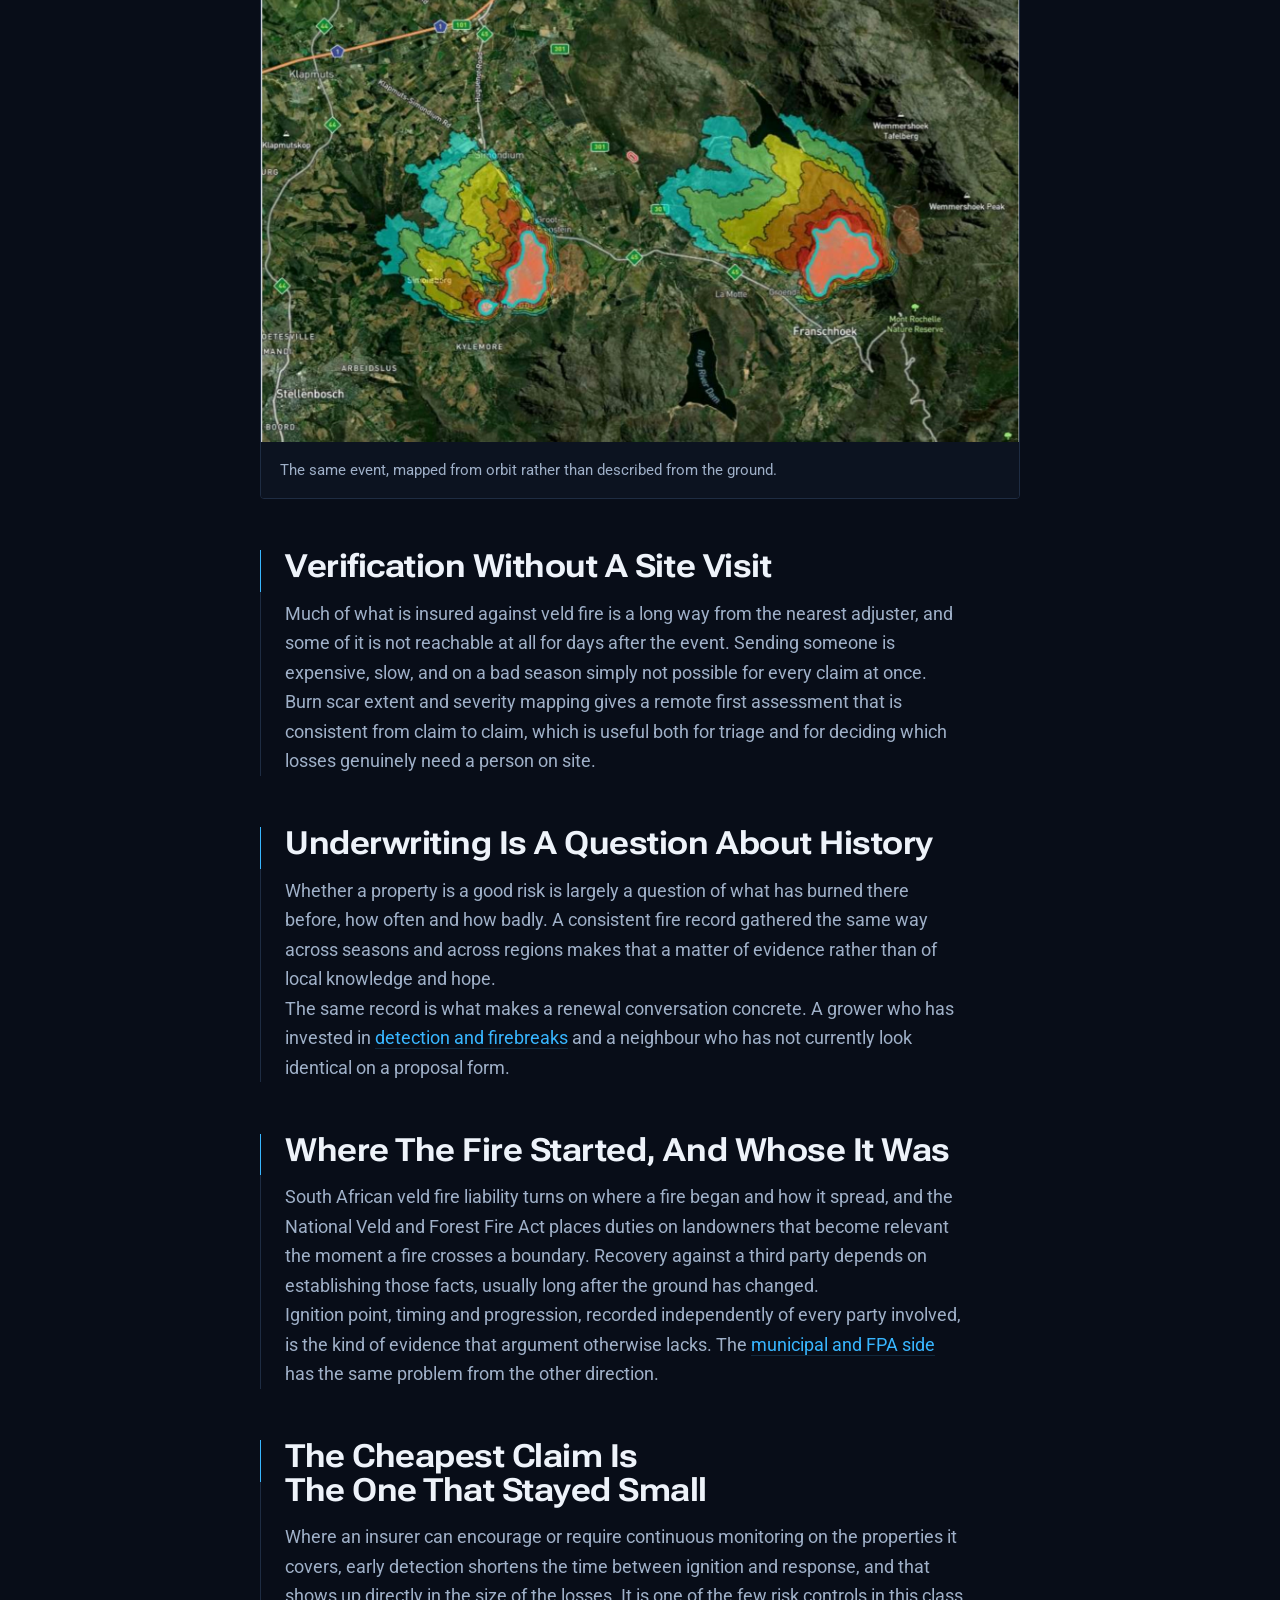
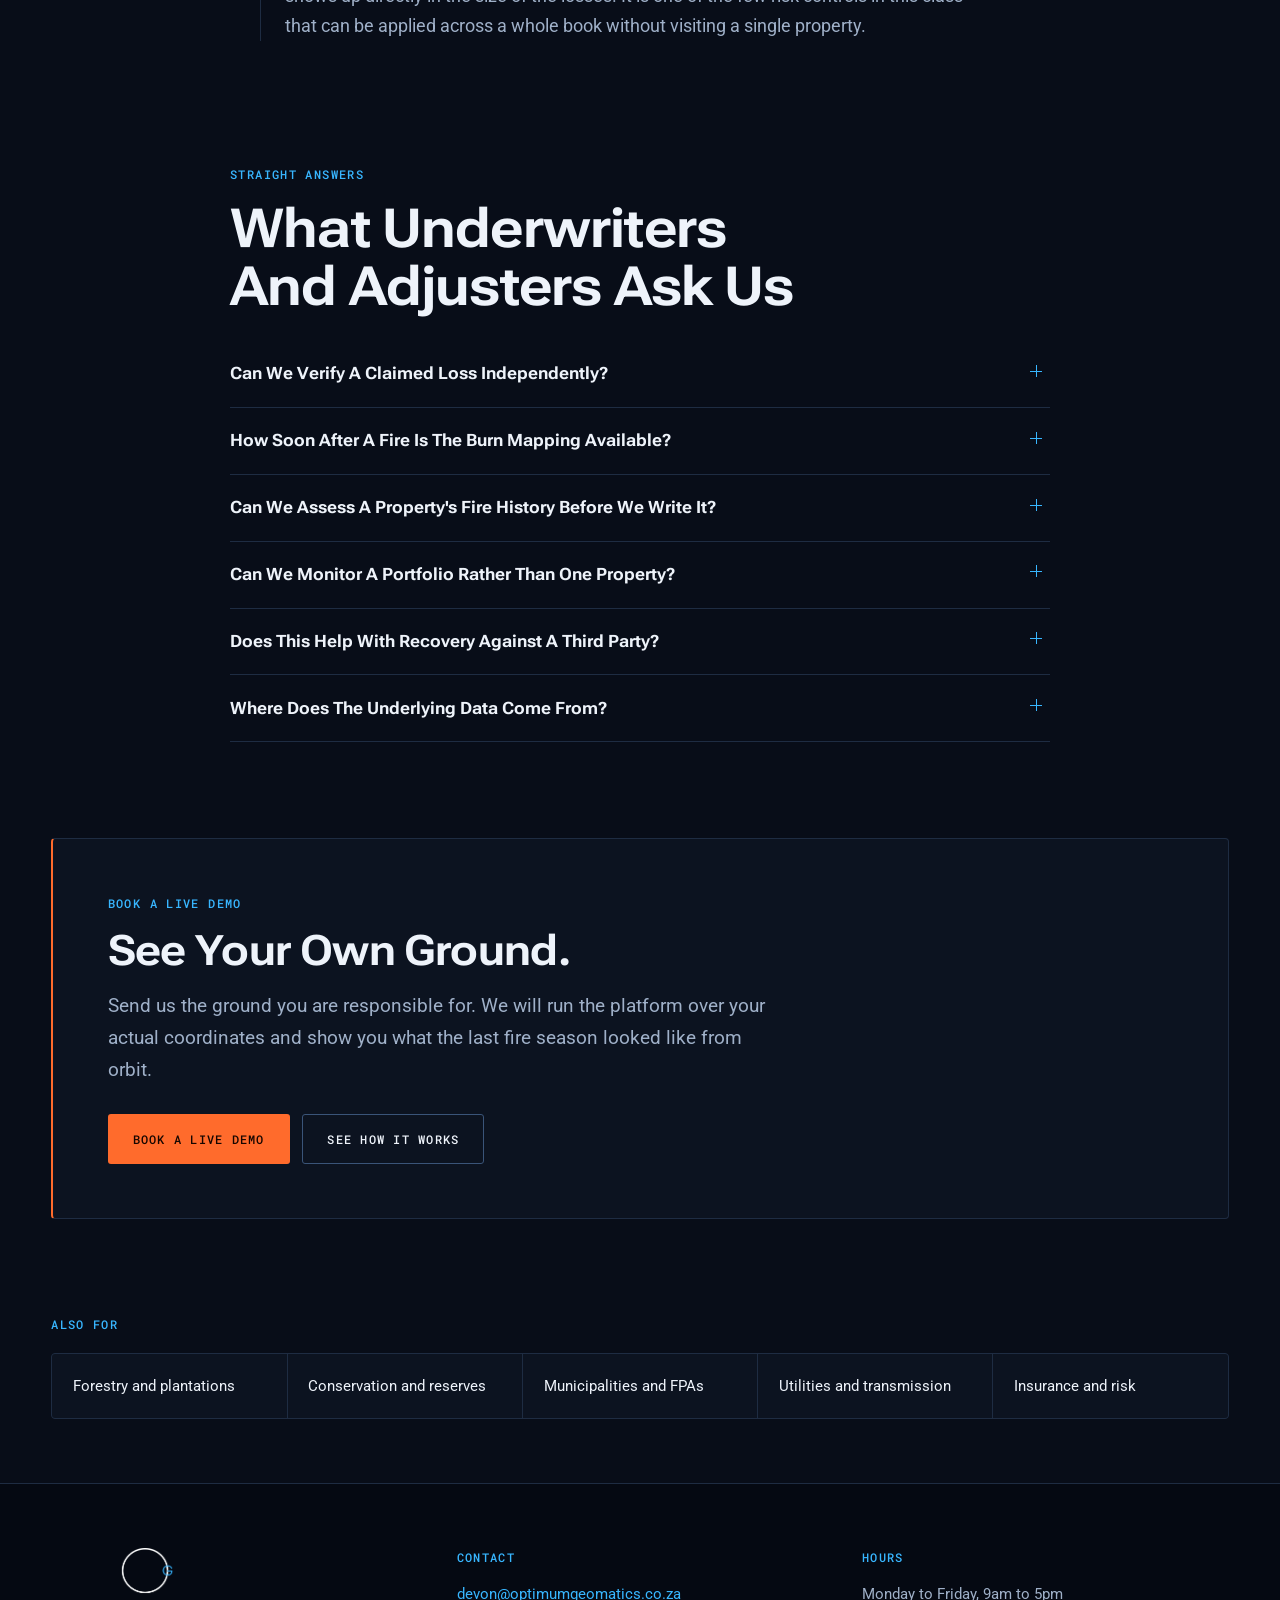
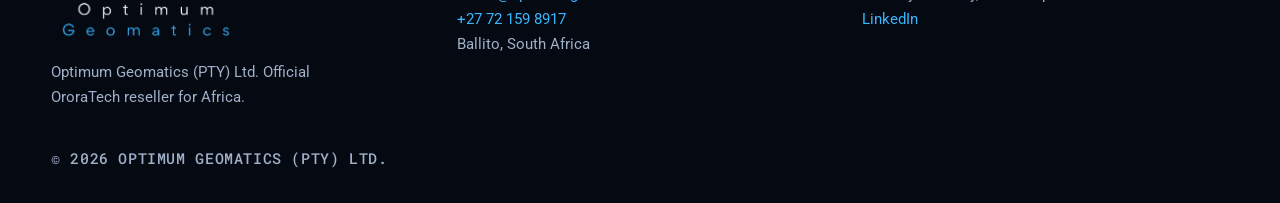
<file: insurance/index.html>
<!doctype html>
<html lang="en">
<head>
<meta charset="utf-8">
<meta name="viewport" content="width=device-width, initial-scale=1">
<link rel="canonical" href="https://optimumgeomatics.co.za/insurance/">
<title>Wildfire Data For Insurers | Optimum Geomatics</title>
<meta name="description" content="Independent satellite burn scar mapping, fire history and early loss notification for insurers and loss adjusters writing African veld fire risk.">
<meta name="theme-color" content="#080d18">
<link rel="icon" href="data:image/svg+xml,%3Csvg xmlns='http://www.w3.org/2000/svg' viewBox='0 0 32 32'%3E%3Crect width='32' height='32' rx='7' fill='%23080d18'/%3E%3Ctext x='16' y='23' font-family='Roboto,Arial,sans-serif' font-size='21' font-weight='700' fill='%2338b6ff' text-anchor='middle'%3EG%3C/text%3E%3C/svg%3E">
<meta property="og:type" content="article">
<meta property="og:title" content="Wildfire Data For Insurers | Optimum Geomatics">
<meta property="og:description" content="Independent satellite burn scar mapping, fire history and early loss notification for insurers and loss adjusters writing African veld fire risk.">
<meta property="og:url" content="https://optimumgeomatics.co.za/insurance/">
<meta property="og:image" content="https://optimumgeomatics.co.za/assets/ind-insurance.jpg">
<meta name="twitter:card" content="summary_large_image">
<script type="application/ld+json">
{"@context":"https://schema.org","@graph":[
{"@type":"WebPage","@id":"https://optimumgeomatics.co.za/insurance/#page","url":"https://optimumgeomatics.co.za/insurance/","name":"Wildfire Data For Insurers | Optimum Geomatics","description":"Independent satellite burn scar mapping, fire history and early loss notification for insurers and loss adjusters writing African veld fire risk.","inLanguage":"en","isPartOf":{"@id":"https://optimumgeomatics.co.za/#website"},"primaryImageOfPage":{"@type":"ImageObject","url":"https://optimumgeomatics.co.za/assets/ind-insurance.jpg"},"about":{"@id":"https://optimumgeomatics.co.za/insurance/#service"}},
{"@type":"Service","@id":"https://optimumgeomatics.co.za/insurance/#service","name":"Wildfire data for insurance and risk assessment","serviceType":"Wildfire detection and monitoring","areaServed":{"@type":"Place","name":"Africa"},"provider":{"@id":"https://optimumgeomatics.co.za/#org"},"description":"Independent satellite burn scar mapping, fire history and early loss notification for insurers and loss adjusters writing African veld fire risk."},
{"@type":"BreadcrumbList","@id":"https://optimumgeomatics.co.za/insurance/#crumbs","itemListElement":[
{"@type":"ListItem","position":1,"name":"Optimum Geomatics","item":"https://optimumgeomatics.co.za/"},
{"@type":"ListItem","position":2,"name":"Insurance","item":"https://optimumgeomatics.co.za/insurance/"}]},
{"@type":"FAQPage","@id":"https://optimumgeomatics.co.za/insurance/#faq","mainEntity":[{"@type":"Question","name":"Can we verify a claimed loss independently?","acceptedAnswer":{"@type":"Answer","text":"Yes. Burn scar extent and severity are mapped from satellite observation, not from the claim, so they are produced without reference to what has been submitted."}},{"@type":"Question","name":"How soon after a fire is the burn mapping available?","acceptedAnswer":{"@type":"Answer","text":"It follows the satellite pass and the processing rather than a site visit, so it is a matter of days rather than of scheduling an adjuster. The exact timing is worth confirming against your own turnaround expectations."}},{"@type":"Question","name":"Can we assess a property's fire history before we write it?","acceptedAnswer":{"@type":"Answer","text":"Yes. Historical burn records over a defined area show what has burned there, how often and how severely, on a consistent basis across properties."}},{"@type":"Question","name":"Can we monitor a portfolio rather than one property?","acceptedAnswer":{"@type":"Answer","text":"Yes. Monitored areas are shapes you define, so a book spread across a region can be watched together and seen as an aggregate during an event."}},{"@type":"Question","name":"Does this help with recovery against a third party?","acceptedAnswer":{"@type":"Answer","text":"It provides ignition location, timing and progression from an independent source. Whether that supports a particular recovery is a legal question for your advisers, but it is usually the evidence that is missing."}},{"@type":"Question","name":"Where does the underlying data come from?","acceptedAnswer":{"@type":"Answer","text":"Thermal infrared observation from the OroraTech constellation together with a wider network of public and commercial satellite sources, processed into detections, burn scars and severity classes. We are their reseller in Africa, and the data is theirs rather than ours."}}]}
]}
</script>
<link rel="preload" href="../assets/fonts/robotoflex-latin.woff2" as="font" type="font/woff2" crossorigin>
<link rel="preload" href="../assets/fonts/roboto-latin.woff2" as="font" type="font/woff2" crossorigin>
<link rel="stylesheet" href="../assets/site.css">
<link rel="stylesheet" href="../assets/page.css">
</head>
<body class="subpage">
<a class="skip" href="#main">Skip to content</a>
<div class="env" aria-hidden="true"><div class="env-glow"></div></div>

<nav class="nav solid" aria-label="Main">
  <a class="brand" href="../" aria-label="Optimum Geomatics, home">
    <img class="brand-mark" src="../assets/mark.png" alt="" aria-hidden="true" width="176" height="155">
    <span class="brand-word" aria-hidden="true"><span>Optimum</span><span>Geomatics</span></span>
  </a>
  <ul class="nav-links">
    <li><a href="../forestry/">Forestry</a></li>
    <li><a href="../conservation/">Conservation</a></li>
    <li><a href="../municipalities/">Municipalities</a></li>
    <li><a href="../utilities/">Utilities</a></li>
    <li><a href="../insurance/">Insurance</a></li>
  </ul>
  <a class="btn btn-accent nav-cta" href="../#demo">Book a live demo</a>
</nav>

<header class="phero">
  <img class="phero-img" src="../assets/ind-insurance.jpg" alt="Aerial view of a dark burn scar meeting unburnt grassland along a hard edge" width="1800" height="1012" fetchpriority="high">
  <div class="phero-inner">
    <nav class="crumbs mono" aria-label="Breadcrumb">
      <a href="../">Optimum Geomatics</a> <span aria-hidden="true">/</span> <span>Insurance</span>
    </nav>
    <h1>An Independent Record Of What Actually Burned.</h1>
    <p class="lede">Satellite burn scar mapping gives you the extent, the severity and the timing of a fire from a source with no stake in the answer.</p>
    <a class="btn btn-accent" href="../#demo">Book a live demo</a>
  </div>
</header>

<main id="main" tabindex="-1">
  <section class="prose">
    <article class="pblock reveal">
      <h2>The claim and the ground should agree</h2>
      <p>After a fire, the extent of the loss is usually established from reports written by the party making the claim. Satellite burn mapping produces the same answer independently, in high resolution, classified by severity, with the timing of ignition and extinction recorded. It does not replace the assessor. It gives them something to check against.</p>
    </article>

    <article class="pblock reveal">
      <h2>Exposure sits across the book, not on one property</h2>
      <p>An underwriter's problem is rarely a single farm. It is that a book written across a district shares a fire season, a fuel type and often a wind direction, so the losses do not arrive independently of one another. One bad week in one catchment can move several policies at once.</p>
      <p>Monitoring across every insured property at the same time gives you that aggregate view during the event rather than after it, when the claims arrive one by one and the pattern only becomes visible in the run-off.</p>
    </article>

    <article class="pblock reveal">
      <h2>Knowing before the claim arrives</h2>
      <p>There is normally a gap between a loss occurring and an insurer hearing about it. On rural property that gap can be long, and everything that happens inside it happens without you: the site is disturbed, the evidence weathers, and the first account you receive has already been composed.</p>
      <p>Early notification does not change the size of the fire. It changes what is still available to look at when you begin, and it lets reserves be set against something observed rather than against an estimate.</p>
    </article>

    <figure class="pfig reveal">
      <img src="../assets/plat-spread.jpg" alt="Modelled fire footprint over valley terrain, banded by projected hours ahead" loading="lazy" width="1600" height="951">
      <figcaption>The same event, mapped from orbit rather than described from the ground.</figcaption>
    </figure>

    <article class="pblock reveal">
      <h2>Verification without a site visit</h2>
      <p>Much of what is insured against veld fire is a long way from the nearest adjuster, and some of it is not reachable at all for days after the event. Sending someone is expensive, slow, and on a bad season simply not possible for every claim at once.</p>
      <p>Burn scar extent and severity mapping gives a remote first assessment that is consistent from claim to claim, which is useful both for triage and for deciding which losses genuinely need a person on site.</p>
    </article>

    <article class="pblock reveal">
      <h2>Underwriting is a question about history</h2>
      <p>Whether a property is a good risk is largely a question of what has burned there before, how often and how badly. A consistent fire record gathered the same way across seasons and across regions makes that a matter of evidence rather than of local knowledge and hope.</p>
      <p>The same record is what makes a renewal conversation concrete. A grower who has invested in <a href="../forestry/">detection and firebreaks</a> and a neighbour who has not currently look identical on a proposal form.</p>
    </article>

    <article class="pblock reveal">
      <h2>Where the fire started, and whose it was</h2>
      <p>South African veld fire liability turns on where a fire began and how it spread, and the National Veld and Forest Fire Act places duties on landowners that become relevant the moment a fire crosses a boundary. Recovery against a third party depends on establishing those facts, usually long after the ground has changed.</p>
      <p>Ignition point, timing and progression, recorded independently of every party involved, is the kind of evidence that argument otherwise lacks. The <a href="../municipalities/">municipal and FPA side</a> has the same problem from the other direction.</p>
    </article>

    <article class="pblock reveal">
      <h2>The cheapest claim is the one that stayed small</h2>
      <p>Where an insurer can encourage or require continuous monitoring on the properties it covers, early detection shortens the time between ignition and response, and that shows up directly in the size of the losses. It is one of the few risk controls in this class that can be applied across a whole book without visiting a single property.</p>
    </article>
  </section>

  <section class="pfaq">
    <div class="pfaq-inner">
      <p class="kicker mono">STRAIGHT ANSWERS</p>
      <h2>What Underwriters And Adjusters Ask Us</h2>
      <div class="faq-list">
        <details class="reveal"><summary>Can we verify a claimed loss independently?</summary><p>Yes. Burn scar extent and severity are mapped from satellite observation, not from the claim, so they are produced without reference to what has been submitted.</p></details>
        <details class="reveal"><summary>How soon after a fire is the burn mapping available?</summary><p>It follows the satellite pass and the processing rather than a site visit, so it is a matter of days rather than of scheduling an adjuster. The exact timing is worth confirming against your own turnaround expectations.</p></details>
        <details class="reveal"><summary>Can we assess a property's fire history before we write it?</summary><p>Yes. Historical burn records over a defined area show what has burned there, how often and how severely, on a consistent basis across properties.</p></details>
        <details class="reveal"><summary>Can we monitor a portfolio rather than one property?</summary><p>Yes. Monitored areas are shapes you define, so a book spread across a region can be watched together and seen as an aggregate during an event.</p></details>
        <details class="reveal"><summary>Does this help with recovery against a third party?</summary><p>It provides ignition location, timing and progression from an independent source. Whether that supports a particular recovery is a legal question for your advisers, but it is usually the evidence that is missing.</p></details>
        <details class="reveal"><summary>Where does the underlying data come from?</summary><p>Thermal infrared observation from the OroraTech constellation together with a wider network of public and commercial satellite sources, processed into detections, burn scars and severity classes. We are their reseller in Africa, and the data is theirs rather than ours.</p></details>
      </div>
    </div>
  </section>

  <section class="pcta">
    <div class="pcta-inner reveal">
      <p class="kicker mono">BOOK A LIVE DEMO</p>
      <h2>See Your Own Ground.</h2>
      <p class="lede">Send us the ground you are responsible for. We will run the platform over your actual coordinates and show you what the last fire season looked like from orbit.</p>
      <div class="pcta-row">
        <a class="btn btn-accent" href="../#demo">Book a live demo</a>
        <a class="btn btn-ghost" href="../">See how it works</a>
      </div>
    </div>
  </section>

  <section class="pelse">
    <p class="kicker mono">ALSO FOR</p>
    <ul class="pelse-grid">
      <li><a href="../forestry/">Forestry and plantations</a></li>
      <li><a href="../conservation/">Conservation and reserves</a></li>
      <li><a href="../municipalities/">Municipalities and FPAs</a></li>
      <li><a href="../utilities/">Utilities and transmission</a></li>
      <li><a href="../insurance/">Insurance and risk</a></li>
    </ul>
  </section>
</main>

<a class="wa" href="https://wa.me/27721598917" target="_blank" rel="noopener" aria-label="Chat to us on WhatsApp">
  <svg viewBox="0 0 24 24" aria-hidden="true" focusable="false">
    <path fill="currentColor" d="M12.04 2a9.9 9.9 0 0 0-8.5 14.95L2 22l5.2-1.5A9.9 9.9 0 1 0 12.04 2Zm0 1.9a8 8 0 1 1-4.1 14.86l-.3-.18-3.07.88.9-3-.19-.31A8 8 0 0 1 12.04 3.9Zm-3.2 4.02c-.16 0-.42.06-.64.3-.22.24-.85.83-.85 2.02s.87 2.34.99 2.5c.12.16 1.7 2.72 4.19 3.7 2.07.82 2.5.66 2.95.62.45-.04 1.45-.59 1.66-1.17.2-.57.2-1.06.14-1.16-.06-.1-.22-.16-.46-.28-.24-.12-1.45-.72-1.67-.8-.22-.08-.39-.12-.55.12-.16.24-.63.8-.77.96-.14.16-.28.18-.52.06-.24-.12-1.03-.38-1.96-1.21-.72-.65-1.21-1.45-1.35-1.69-.14-.24-.02-.37.1-.49.11-.11.24-.28.36-.42.12-.14.16-.24.24-.4.08-.16.04-.3-.02-.42-.06-.12-.54-1.33-.75-1.82-.19-.46-.39-.4-.54-.41h-.47Z"/>
  </svg>
  <span class="wa-label">Chat on WhatsApp</span>
</a>

<footer class="foot">
  <div class="foot-grid">
    <div>
      <img src="../assets/logo.png" alt="Optimum Geomatics" width="180" height="40" loading="lazy">
      <p class="foot-note">Optimum Geomatics (PTY) Ltd. Official OroraTech reseller for Africa.</p>
    </div>
    <div>
      <h4 class="mono">CONTACT</h4>
      <p><a href="mailto:devon@optimumgeomatics.co.za">devon@optimumgeomatics.co.za</a></p>
      <p><a href="tel:+27721598917">+27 72 159 8917</a></p>
      <p>Ballito, South Africa</p>
    </div>
    <div>
      <h4 class="mono">HOURS</h4>
      <p>Monday to Friday, 9am to 5pm</p>
      <p><a href="https://www.linkedin.com/company/optimum-geomatics/" rel="noopener">LinkedIn</a></p>
    </div>
  </div>
  <p class="foot-legal mono">&copy; 2026 Optimum Geomatics (PTY) Ltd.</p>
</footer>
<script src="../assets/page.js"></script>
</body>
</html>
</file>
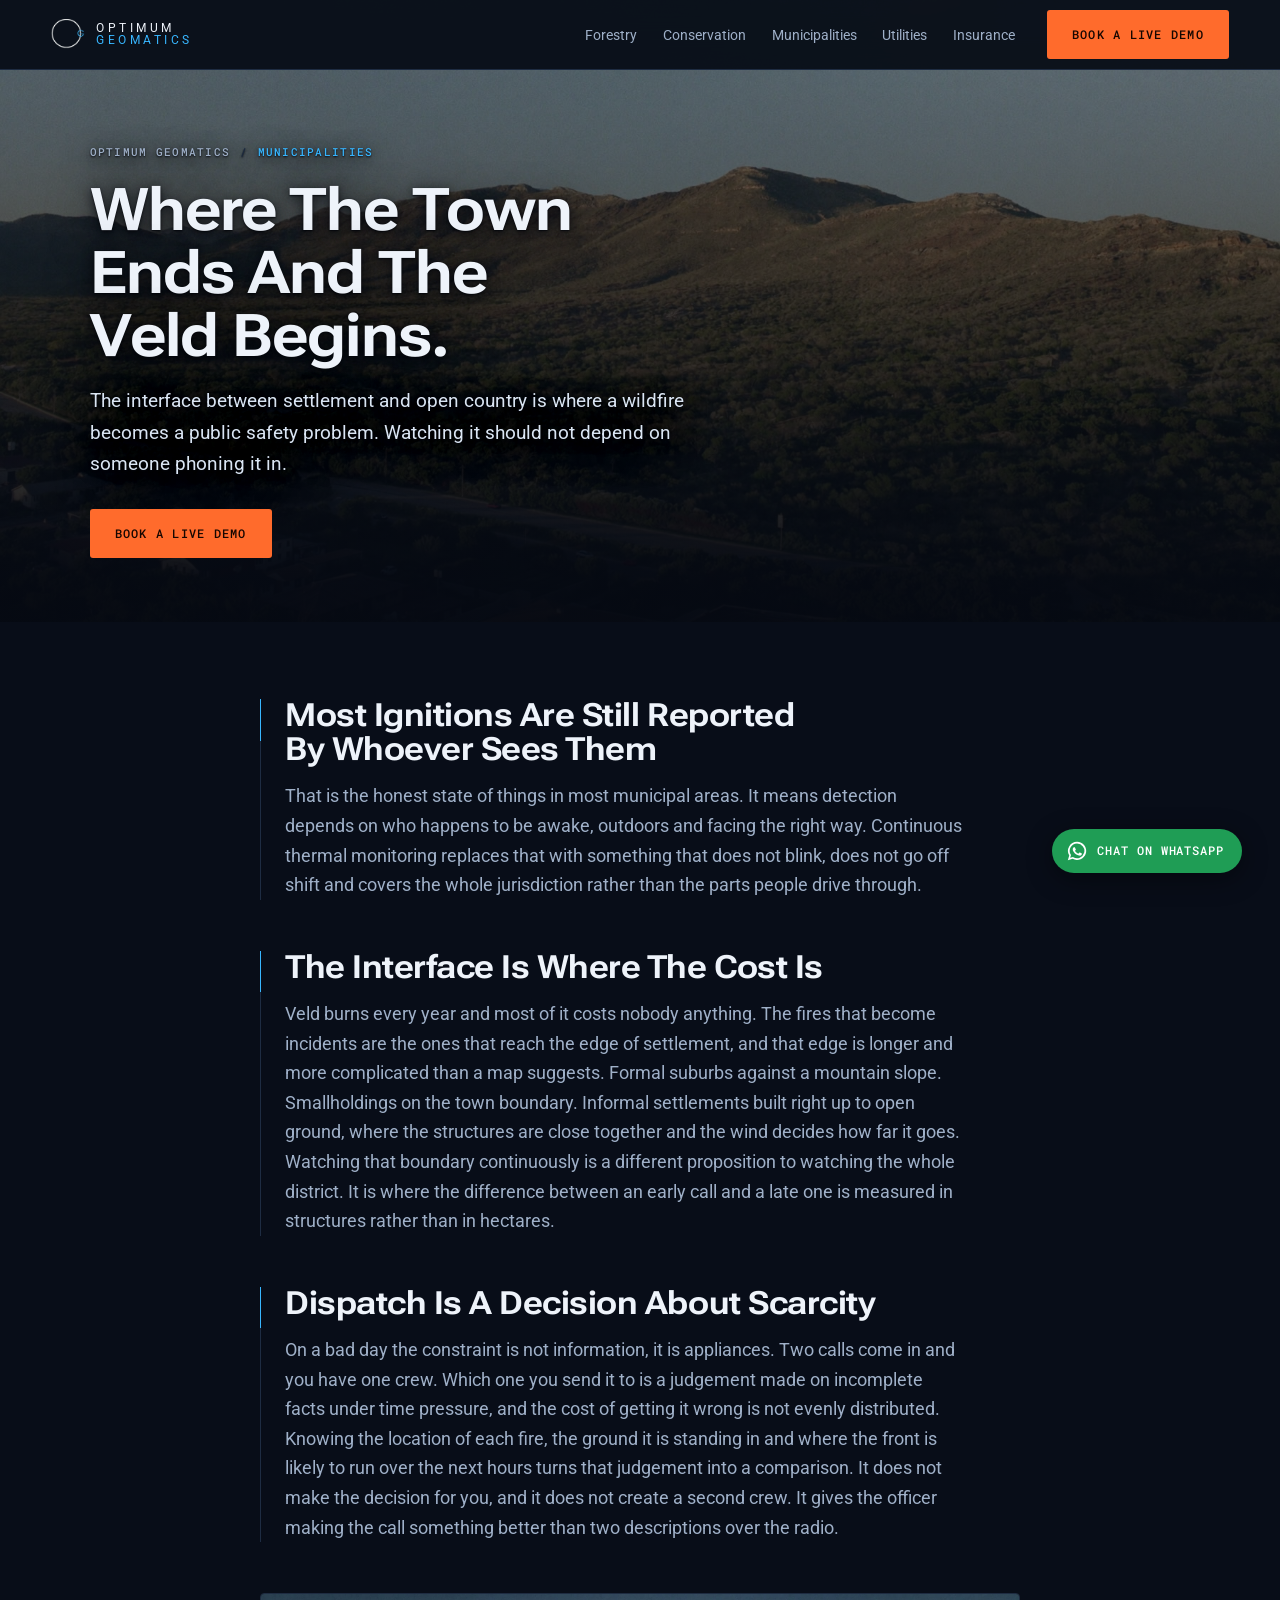
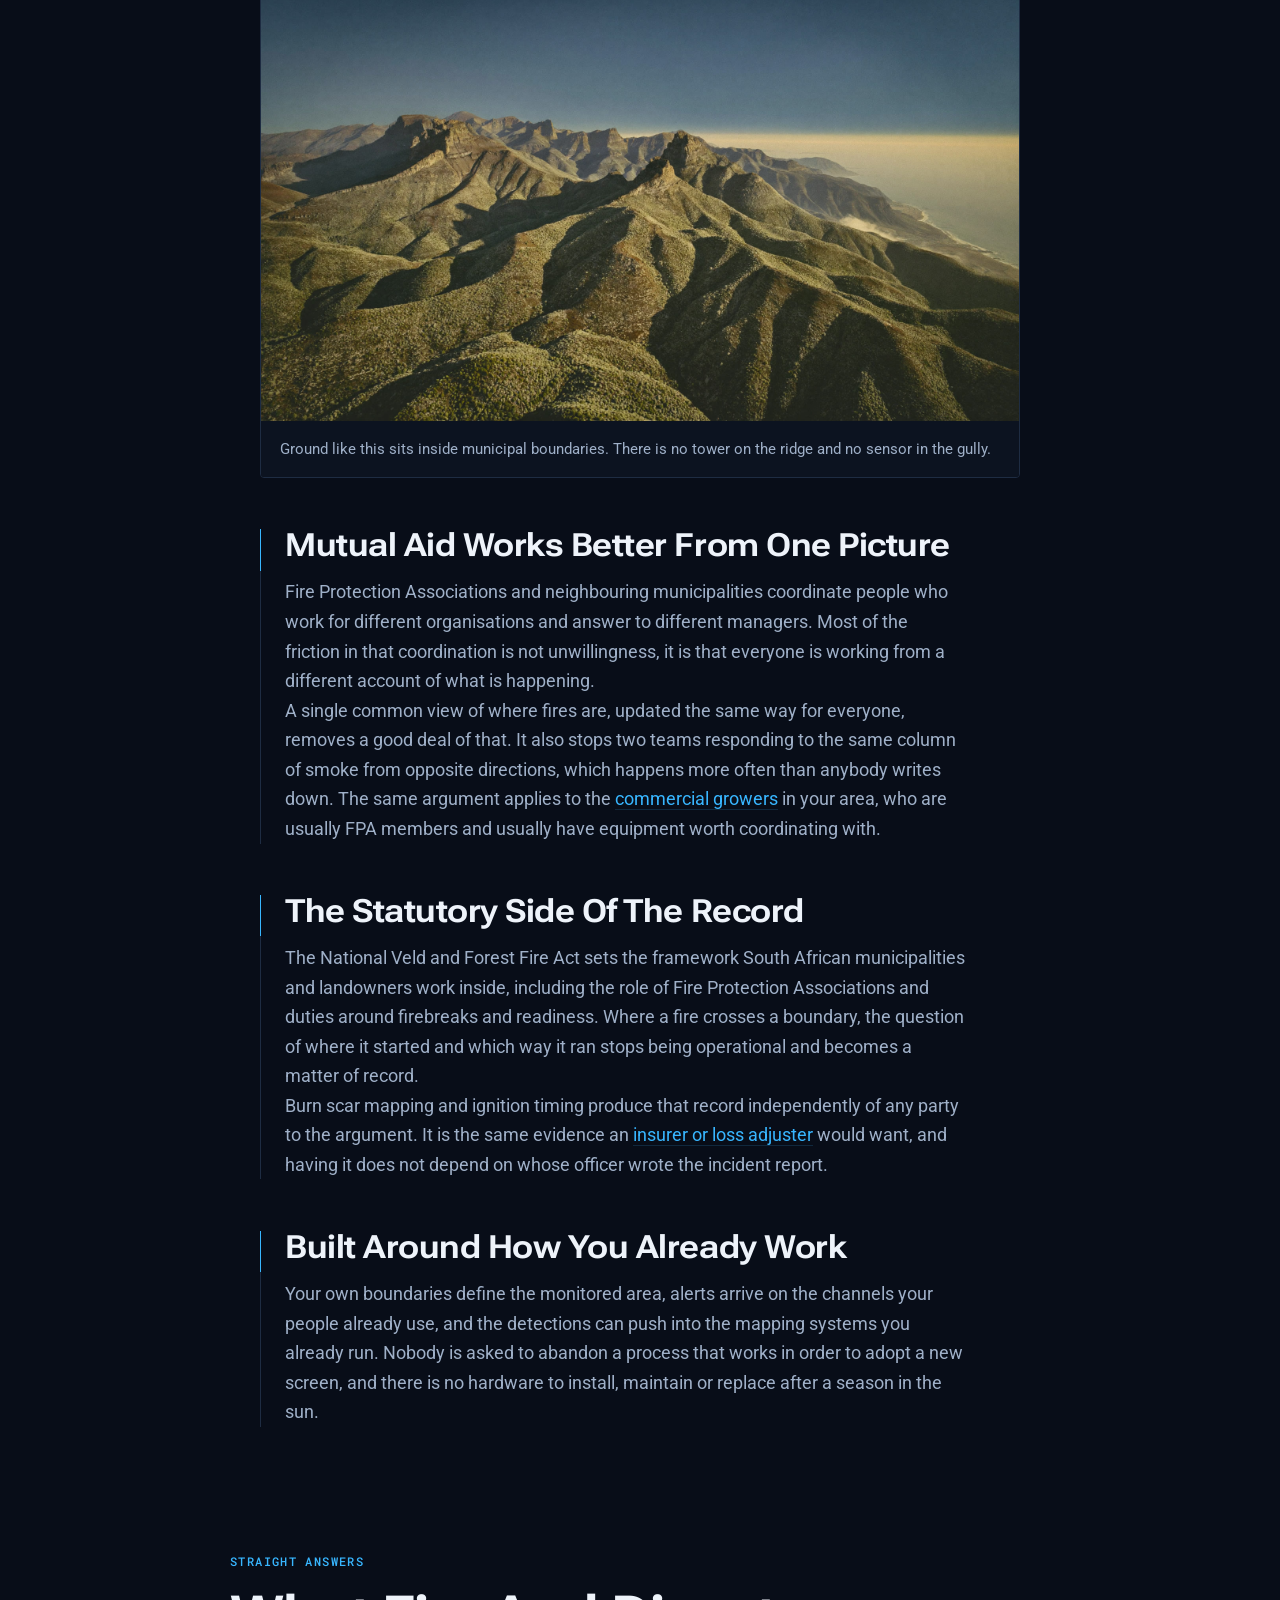
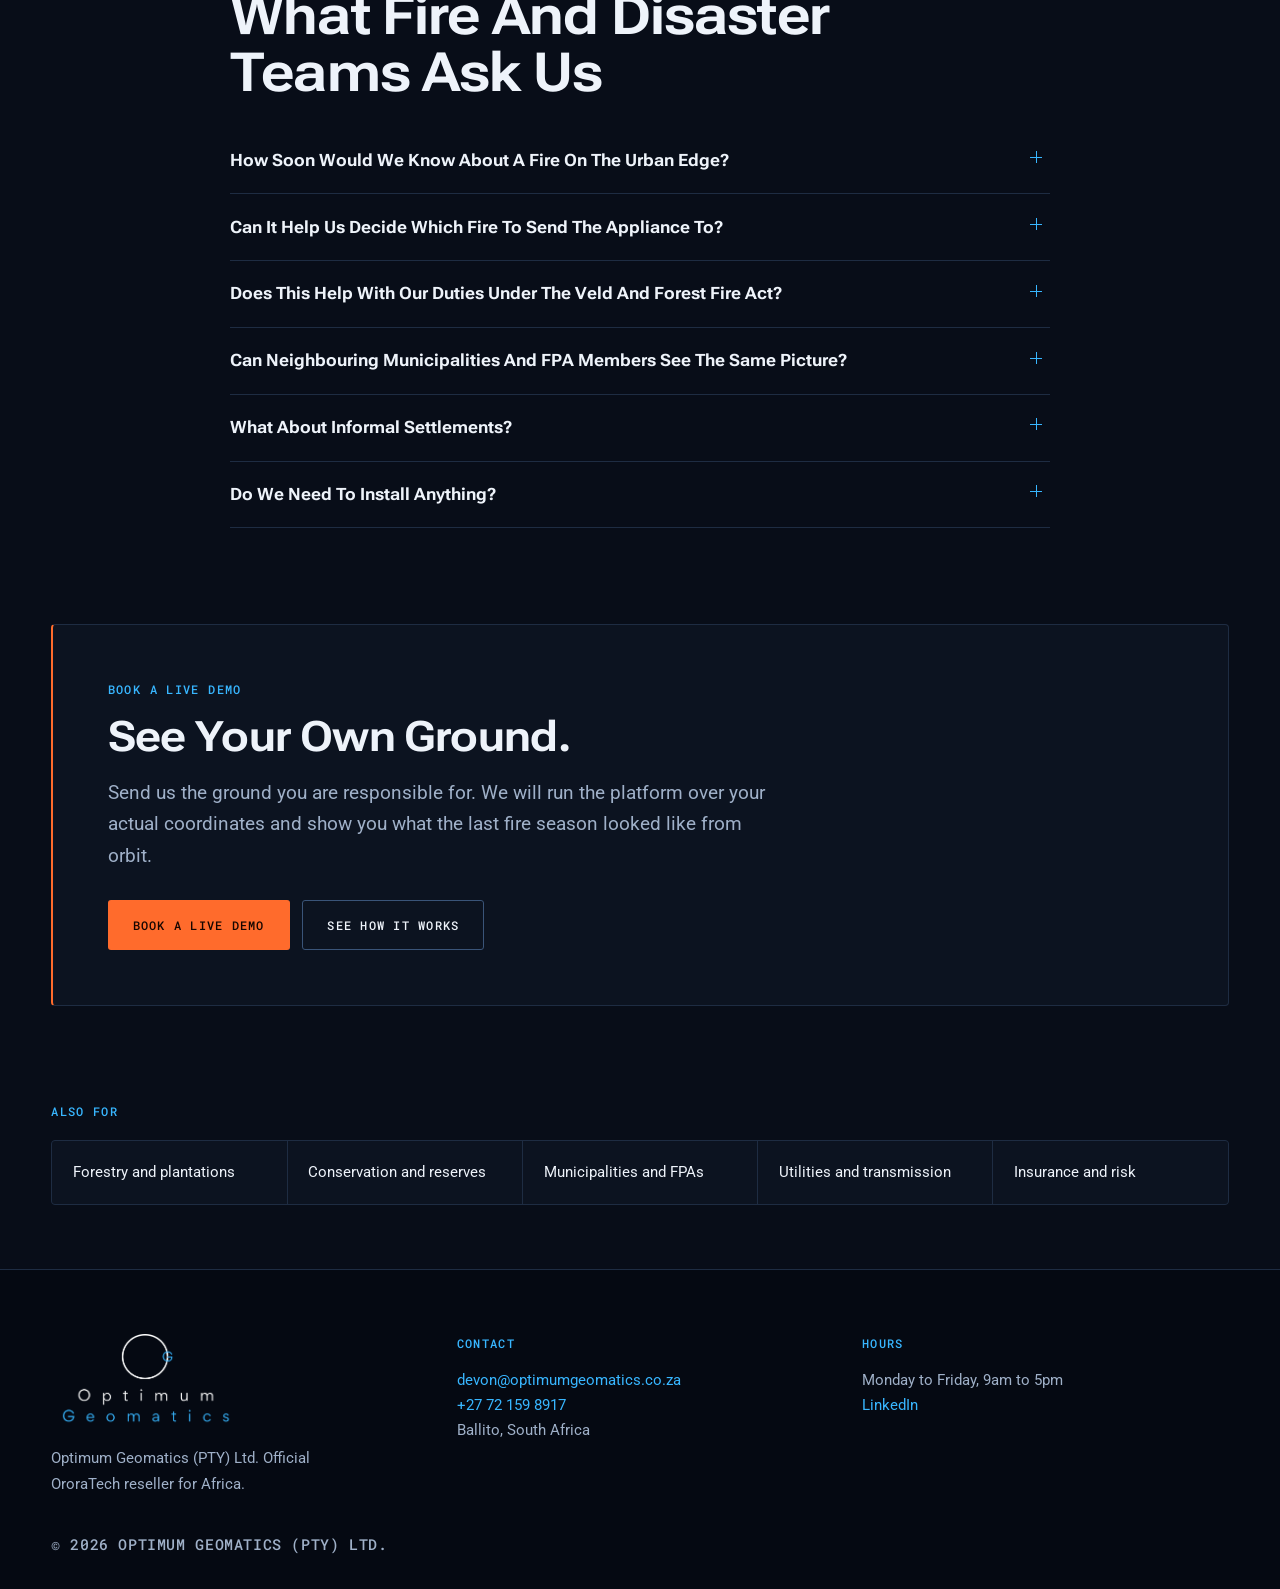
<file: municipalities/index.html>
<!doctype html>
<html lang="en">
<head>
<meta charset="utf-8">
<meta name="viewport" content="width=device-width, initial-scale=1">
<link rel="canonical" href="https://optimumgeomatics.co.za/municipalities/">
<title>Wildfire Detection For Municipalities | Optimum Geomatics</title>
<meta name="description" content="Satellite wildfire detection for South African municipalities, disaster management and Fire Protection Associations. Watch the settlement edge continuously.">
<meta name="theme-color" content="#080d18">
<link rel="icon" href="data:image/svg+xml,%3Csvg xmlns='http://www.w3.org/2000/svg' viewBox='0 0 32 32'%3E%3Crect width='32' height='32' rx='7' fill='%23080d18'/%3E%3Ctext x='16' y='23' font-family='Roboto,Arial,sans-serif' font-size='21' font-weight='700' fill='%2338b6ff' text-anchor='middle'%3EG%3C/text%3E%3C/svg%3E">
<meta property="og:type" content="article">
<meta property="og:title" content="Wildfire Detection For Municipalities | Optimum Geomatics">
<meta property="og:description" content="Satellite wildfire detection for South African municipalities, disaster management and Fire Protection Associations. Watch the settlement edge continuously.">
<meta property="og:url" content="https://optimumgeomatics.co.za/municipalities/">
<meta property="og:image" content="https://optimumgeomatics.co.za/assets/ind-municipal.jpg">
<meta name="twitter:card" content="summary_large_image">
<script type="application/ld+json">
{"@context":"https://schema.org","@graph":[
{"@type":"WebPage","@id":"https://optimumgeomatics.co.za/municipalities/#page","url":"https://optimumgeomatics.co.za/municipalities/","name":"Wildfire Detection For Municipalities | Optimum Geomatics","description":"Satellite wildfire detection for South African municipalities, disaster management and Fire Protection Associations. Watch the settlement edge continuously.","inLanguage":"en","isPartOf":{"@id":"https://optimumgeomatics.co.za/#website"},"primaryImageOfPage":{"@type":"ImageObject","url":"https://optimumgeomatics.co.za/assets/ind-municipal.jpg"},"about":{"@id":"https://optimumgeomatics.co.za/municipalities/#service"}},
{"@type":"Service","@id":"https://optimumgeomatics.co.za/municipalities/#service","name":"Wildfire detection for municipalities and Fire Protection Associations","serviceType":"Wildfire detection and monitoring","areaServed":{"@type":"Place","name":"Africa"},"provider":{"@id":"https://optimumgeomatics.co.za/#org"},"description":"Satellite wildfire detection for South African municipalities, disaster management and Fire Protection Associations. Watch the settlement edge continuously."},
{"@type":"BreadcrumbList","@id":"https://optimumgeomatics.co.za/municipalities/#crumbs","itemListElement":[
{"@type":"ListItem","position":1,"name":"Optimum Geomatics","item":"https://optimumgeomatics.co.za/"},
{"@type":"ListItem","position":2,"name":"Municipalities","item":"https://optimumgeomatics.co.za/municipalities/"}]},
{"@type":"FAQPage","@id":"https://optimumgeomatics.co.za/municipalities/#faq","mainEntity":[{"@type":"Question","name":"How soon would we know about a fire on the urban edge?","acceptedAnswer":{"@type":"Answer","text":"Detection comes from satellite passes rather than from a call, so the timing depends on the pass rather than on who is watching. It is worth walking through against your own area on a demo, because the honest answer varies with location and conditions."}},{"@type":"Question","name":"Can it help us decide which fire to send the appliance to?","acceptedAnswer":{"@type":"Answer","text":"It gives you the location of each, the ground each is standing in, and a projection of where each front is likely to run. The decision stays with your officer. What changes is that it is made from a comparison rather than from two radio descriptions."}},{"@type":"Question","name":"Does this help with our duties under the Veld and Forest Fire Act?","acceptedAnswer":{"@type":"Answer","text":"It gives you an independent record of ignition, extent and progression, which is the part of those duties that usually comes down to evidence after the event. How you apply that to your obligations is a question for your legal advisers, not for us."}},{"@type":"Question","name":"Can neighbouring municipalities and FPA members see the same picture?","acceptedAnswer":{"@type":"Answer","text":"Yes. The monitored area is a shape, not a boundary register, and access can be shared across the organisations that need it."}},{"@type":"Question","name":"What about informal settlements?","acceptedAnswer":{"@type":"Answer","text":"Thermal detection sees heat wherever it is. The harder problem there is the speed at which fire moves between structures, which is why the value sits in the earliest possible notification rather than in anything the monitoring does afterwards."}},{"@type":"Question","name":"Do we need to install anything?","acceptedAnswer":{"@type":"Answer","text":"No masts, no sensors, no cameras. The monitoring is from orbit and the platform runs in a browser, so there is nothing on the ground to maintain or to have stolen."}}]}
]}
</script>
<link rel="preload" href="../assets/fonts/robotoflex-latin.woff2" as="font" type="font/woff2" crossorigin>
<link rel="preload" href="../assets/fonts/roboto-latin.woff2" as="font" type="font/woff2" crossorigin>
<link rel="stylesheet" href="../assets/site.css">
<link rel="stylesheet" href="../assets/page.css">
</head>
<body class="subpage">
<a class="skip" href="#main">Skip to content</a>
<div class="env" aria-hidden="true"><div class="env-glow"></div></div>

<nav class="nav solid" aria-label="Main">
  <a class="brand" href="../" aria-label="Optimum Geomatics, home">
    <img class="brand-mark" src="../assets/mark.png" alt="" aria-hidden="true" width="176" height="155">
    <span class="brand-word" aria-hidden="true"><span>Optimum</span><span>Geomatics</span></span>
  </a>
  <ul class="nav-links">
    <li><a href="../forestry/">Forestry</a></li>
    <li><a href="../conservation/">Conservation</a></li>
    <li><a href="../municipalities/">Municipalities</a></li>
    <li><a href="../utilities/">Utilities</a></li>
    <li><a href="../insurance/">Insurance</a></li>
  </ul>
  <a class="btn btn-accent nav-cta" href="../#demo">Book a live demo</a>
</nav>

<header class="phero">
  <img class="phero-img" src="../assets/ind-municipal.jpg" alt="The edge of a South African town meeting steep fynbos-covered mountain slopes" width="1800" height="1012" fetchpriority="high">
  <div class="phero-inner">
    <nav class="crumbs mono" aria-label="Breadcrumb">
      <a href="../">Optimum Geomatics</a> <span aria-hidden="true">/</span> <span>Municipalities</span>
    </nav>
    <h1>Where The Town Ends And The Veld Begins.</h1>
    <p class="lede">The interface between settlement and open country is where a wildfire becomes a public safety problem. Watching it should not depend on someone phoning it in.</p>
    <a class="btn btn-accent" href="../#demo">Book a live demo</a>
  </div>
</header>

<main id="main" tabindex="-1">
  <section class="prose">
    <article class="pblock reveal">
      <h2>Most ignitions are still reported by whoever sees them</h2>
      <p>That is the honest state of things in most municipal areas. It means detection depends on who happens to be awake, outdoors and facing the right way. Continuous thermal monitoring replaces that with something that does not blink, does not go off shift and covers the whole jurisdiction rather than the parts people drive through.</p>
    </article>

    <article class="pblock reveal">
      <h2>The interface is where the cost is</h2>
      <p>Veld burns every year and most of it costs nobody anything. The fires that become incidents are the ones that reach the edge of settlement, and that edge is longer and more complicated than a map suggests. Formal suburbs against a mountain slope. Smallholdings on the town boundary. Informal settlements built right up to open ground, where the structures are close together and the wind decides how far it goes.</p>
      <p>Watching that boundary continuously is a different proposition to watching the whole district. It is where the difference between an early call and a late one is measured in structures rather than in hectares.</p>
    </article>

    <article class="pblock reveal">
      <h2>Dispatch is a decision about scarcity</h2>
      <p>On a bad day the constraint is not information, it is appliances. Two calls come in and you have one crew. Which one you send it to is a judgement made on incomplete facts under time pressure, and the cost of getting it wrong is not evenly distributed.</p>
      <p>Knowing the location of each fire, the ground it is standing in and where the front is likely to run over the next hours turns that judgement into a comparison. It does not make the decision for you, and it does not create a second crew. It gives the officer making the call something better than two descriptions over the radio.</p>
    </article>

    <figure class="pfig reveal">
      <img src="../assets/coverage-fynbos.jpg" alt="Steep fynbos-covered slopes running down toward the coast near Cape Town" loading="lazy" width="1800" height="1012">
      <figcaption>Ground like this sits inside municipal boundaries. There is no tower on the ridge and no sensor in the gully.</figcaption>
    </figure>

    <article class="pblock reveal">
      <h2>Mutual aid works better from one picture</h2>
      <p>Fire Protection Associations and neighbouring municipalities coordinate people who work for different organisations and answer to different managers. Most of the friction in that coordination is not unwillingness, it is that everyone is working from a different account of what is happening.</p>
      <p>A single common view of where fires are, updated the same way for everyone, removes a good deal of that. It also stops two teams responding to the same column of smoke from opposite directions, which happens more often than anybody writes down. The same argument applies to the <a href="../forestry/">commercial growers</a> in your area, who are usually FPA members and usually have equipment worth coordinating with.</p>
    </article>

    <article class="pblock reveal">
      <h2>The statutory side of the record</h2>
      <p>The National Veld and Forest Fire Act sets the framework South African municipalities and landowners work inside, including the role of Fire Protection Associations and duties around firebreaks and readiness. Where a fire crosses a boundary, the question of where it started and which way it ran stops being operational and becomes a matter of record.</p>
      <p>Burn scar mapping and ignition timing produce that record independently of any party to the argument. It is the same evidence an <a href="../insurance/">insurer or loss adjuster</a> would want, and having it does not depend on whose officer wrote the incident report.</p>
    </article>

    <article class="pblock reveal">
      <h2>Built around how you already work</h2>
      <p>Your own boundaries define the monitored area, alerts arrive on the channels your people already use, and the detections can push into the mapping systems you already run. Nobody is asked to abandon a process that works in order to adopt a new screen, and there is no hardware to install, maintain or replace after a season in the sun.</p>
    </article>
  </section>

  <section class="pfaq">
    <div class="pfaq-inner">
      <p class="kicker mono">STRAIGHT ANSWERS</p>
      <h2>What Fire And Disaster Teams Ask Us</h2>
      <div class="faq-list">
        <details class="reveal"><summary>How soon would we know about a fire on the urban edge?</summary><p>Detection comes from satellite passes rather than from a call, so the timing depends on the pass rather than on who is watching. It is worth walking through against your own area on a demo, because the honest answer varies with location and conditions.</p></details>
        <details class="reveal"><summary>Can it help us decide which fire to send the appliance to?</summary><p>It gives you the location of each, the ground each is standing in, and a projection of where each front is likely to run. The decision stays with your officer. What changes is that it is made from a comparison rather than from two radio descriptions.</p></details>
        <details class="reveal"><summary>Does this help with our duties under the Veld and Forest Fire Act?</summary><p>It gives you an independent record of ignition, extent and progression, which is the part of those duties that usually comes down to evidence after the event. How you apply that to your obligations is a question for your legal advisers, not for us.</p></details>
        <details class="reveal"><summary>Can neighbouring municipalities and FPA members see the same picture?</summary><p>Yes. The monitored area is a shape, not a boundary register, and access can be shared across the organisations that need it.</p></details>
        <details class="reveal"><summary>What about informal settlements?</summary><p>Thermal detection sees heat wherever it is. The harder problem there is the speed at which fire moves between structures, which is why the value sits in the earliest possible notification rather than in anything the monitoring does afterwards.</p></details>
        <details class="reveal"><summary>Do we need to install anything?</summary><p>No masts, no sensors, no cameras. The monitoring is from orbit and the platform runs in a browser, so there is nothing on the ground to maintain or to have stolen.</p></details>
      </div>
    </div>
  </section>

  <section class="pcta">
    <div class="pcta-inner reveal">
      <p class="kicker mono">BOOK A LIVE DEMO</p>
      <h2>See Your Own Ground.</h2>
      <p class="lede">Send us the ground you are responsible for. We will run the platform over your actual coordinates and show you what the last fire season looked like from orbit.</p>
      <div class="pcta-row">
        <a class="btn btn-accent" href="../#demo">Book a live demo</a>
        <a class="btn btn-ghost" href="../">See how it works</a>
      </div>
    </div>
  </section>

  <section class="pelse">
    <p class="kicker mono">ALSO FOR</p>
    <ul class="pelse-grid">
      <li><a href="../forestry/">Forestry and plantations</a></li>
      <li><a href="../conservation/">Conservation and reserves</a></li>
      <li><a href="../municipalities/">Municipalities and FPAs</a></li>
      <li><a href="../utilities/">Utilities and transmission</a></li>
      <li><a href="../insurance/">Insurance and risk</a></li>
    </ul>
  </section>
</main>

<a class="wa" href="https://wa.me/27721598917" target="_blank" rel="noopener" aria-label="Chat to us on WhatsApp">
  <svg viewBox="0 0 24 24" aria-hidden="true" focusable="false">
    <path fill="currentColor" d="M12.04 2a9.9 9.9 0 0 0-8.5 14.95L2 22l5.2-1.5A9.9 9.9 0 1 0 12.04 2Zm0 1.9a8 8 0 1 1-4.1 14.86l-.3-.18-3.07.88.9-3-.19-.31A8 8 0 0 1 12.04 3.9Zm-3.2 4.02c-.16 0-.42.06-.64.3-.22.24-.85.83-.85 2.02s.87 2.34.99 2.5c.12.16 1.7 2.72 4.19 3.7 2.07.82 2.5.66 2.95.62.45-.04 1.45-.59 1.66-1.17.2-.57.2-1.06.14-1.16-.06-.1-.22-.16-.46-.28-.24-.12-1.45-.72-1.67-.8-.22-.08-.39-.12-.55.12-.16.24-.63.8-.77.96-.14.16-.28.18-.52.06-.24-.12-1.03-.38-1.96-1.21-.72-.65-1.21-1.45-1.35-1.69-.14-.24-.02-.37.1-.49.11-.11.24-.28.36-.42.12-.14.16-.24.24-.4.08-.16.04-.3-.02-.42-.06-.12-.54-1.33-.75-1.82-.19-.46-.39-.4-.54-.41h-.47Z"/>
  </svg>
  <span class="wa-label">Chat on WhatsApp</span>
</a>

<footer class="foot">
  <div class="foot-grid">
    <div>
      <img src="../assets/logo.png" alt="Optimum Geomatics" width="180" height="40" loading="lazy">
      <p class="foot-note">Optimum Geomatics (PTY) Ltd. Official OroraTech reseller for Africa.</p>
    </div>
    <div>
      <h4 class="mono">CONTACT</h4>
      <p><a href="mailto:devon@optimumgeomatics.co.za">devon@optimumgeomatics.co.za</a></p>
      <p><a href="tel:+27721598917">+27 72 159 8917</a></p>
      <p>Ballito, South Africa</p>
    </div>
    <div>
      <h4 class="mono">HOURS</h4>
      <p>Monday to Friday, 9am to 5pm</p>
      <p><a href="https://www.linkedin.com/company/optimum-geomatics/" rel="noopener">LinkedIn</a></p>
    </div>
  </div>
  <p class="foot-legal mono">&copy; 2026 Optimum Geomatics (PTY) Ltd.</p>
</footer>
<script src="../assets/page.js"></script>
</body>
</html>
</file>
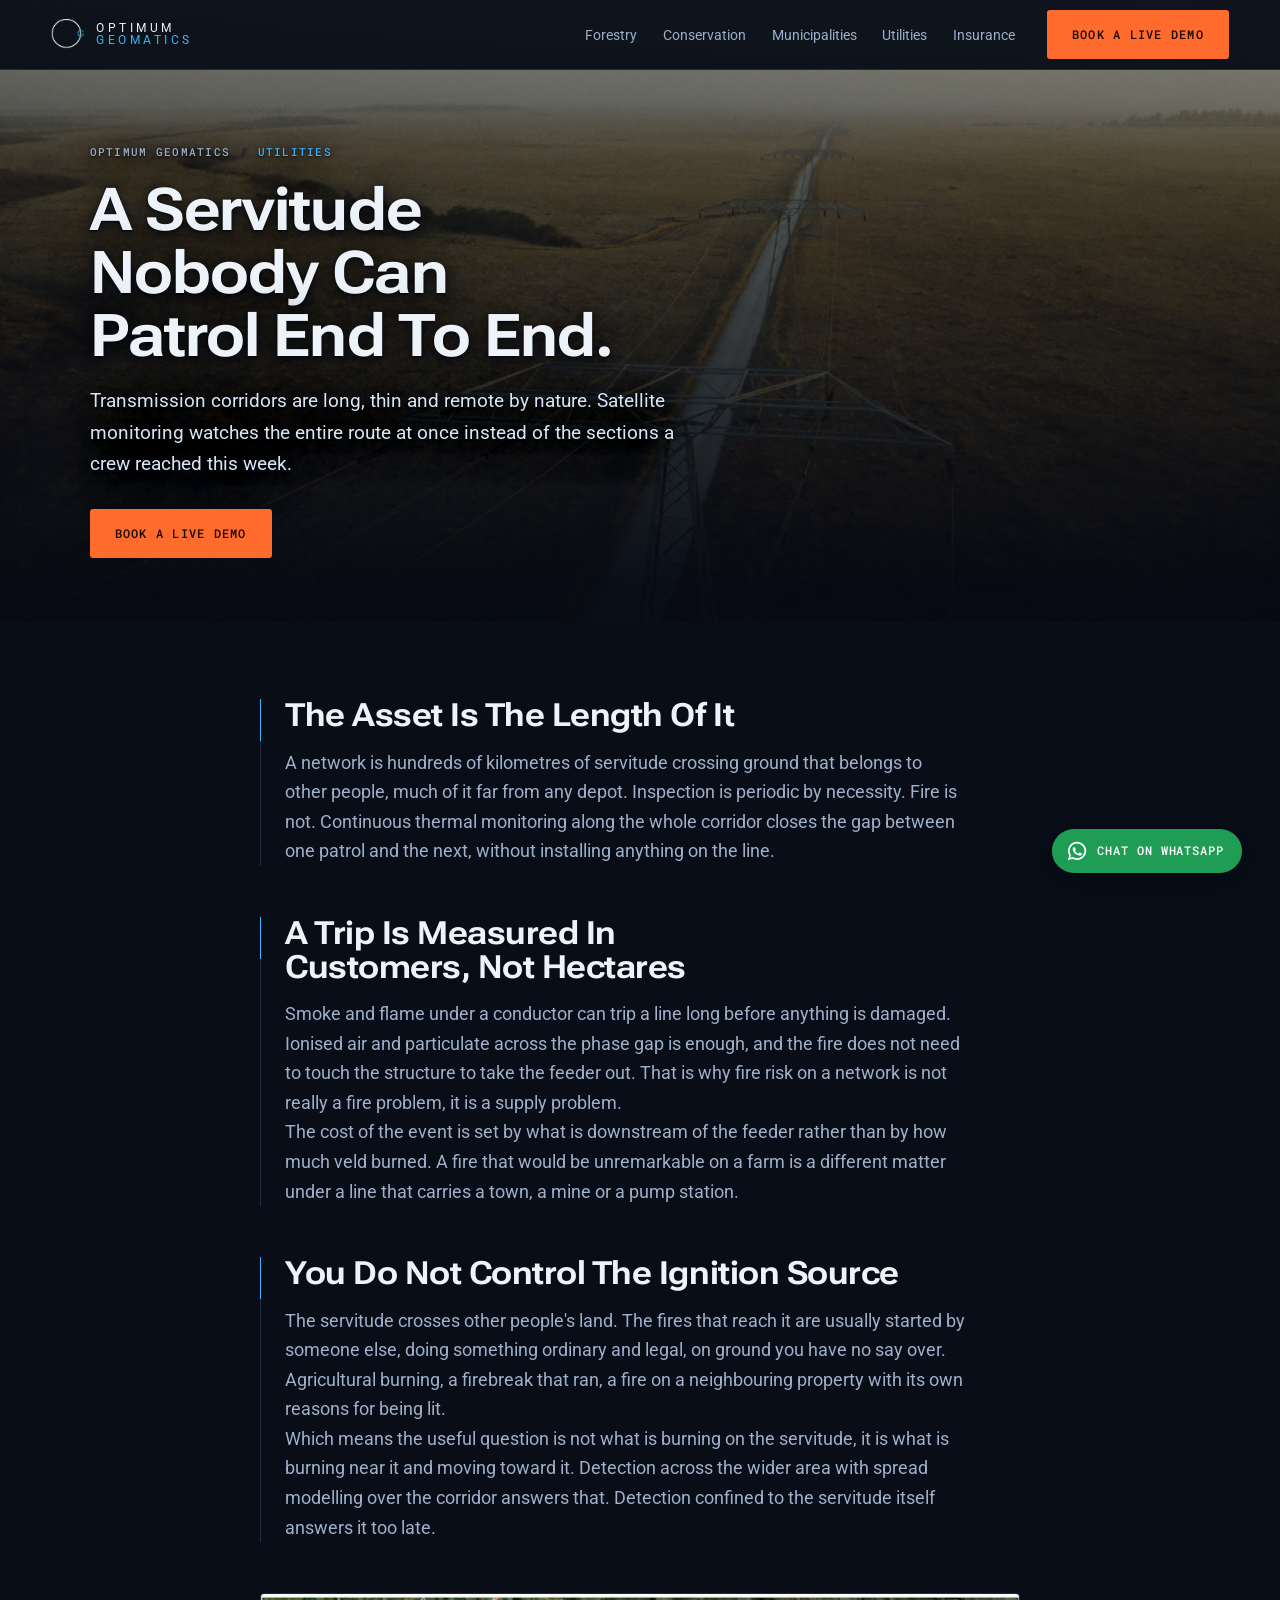
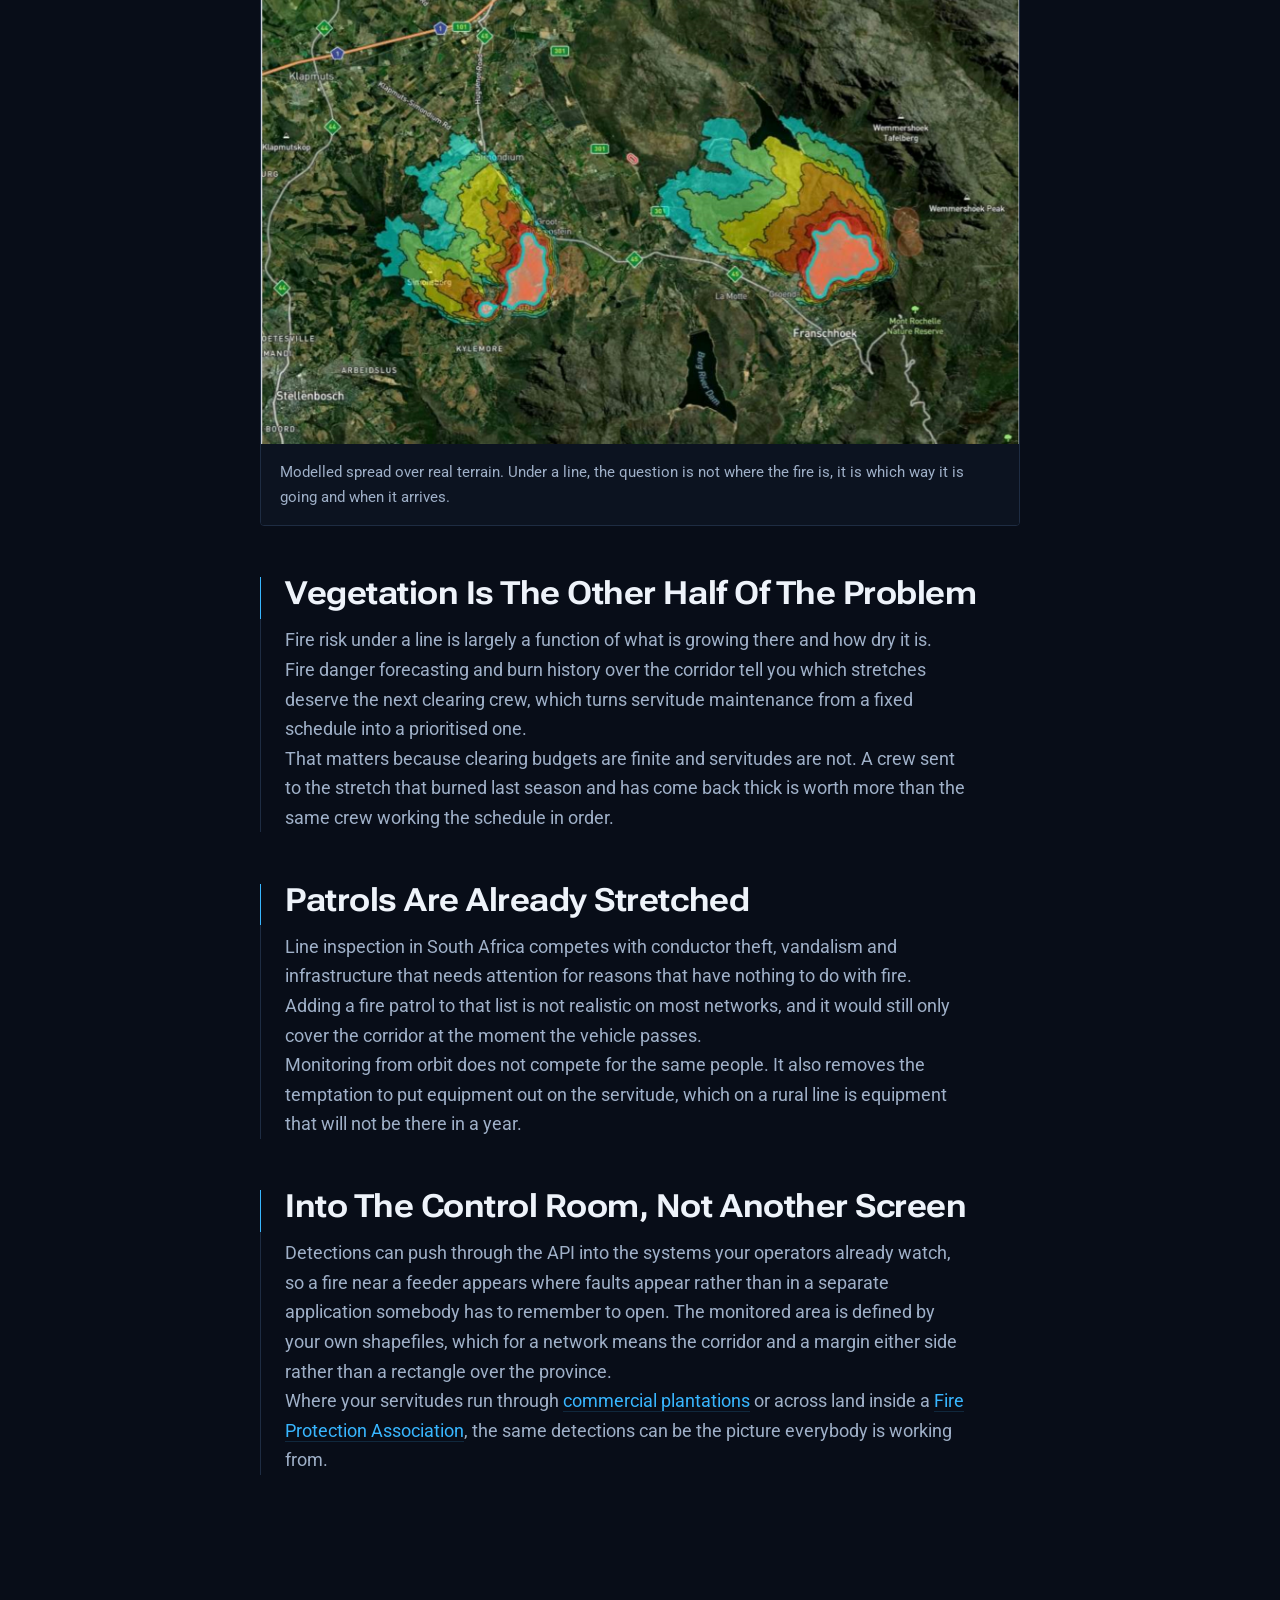
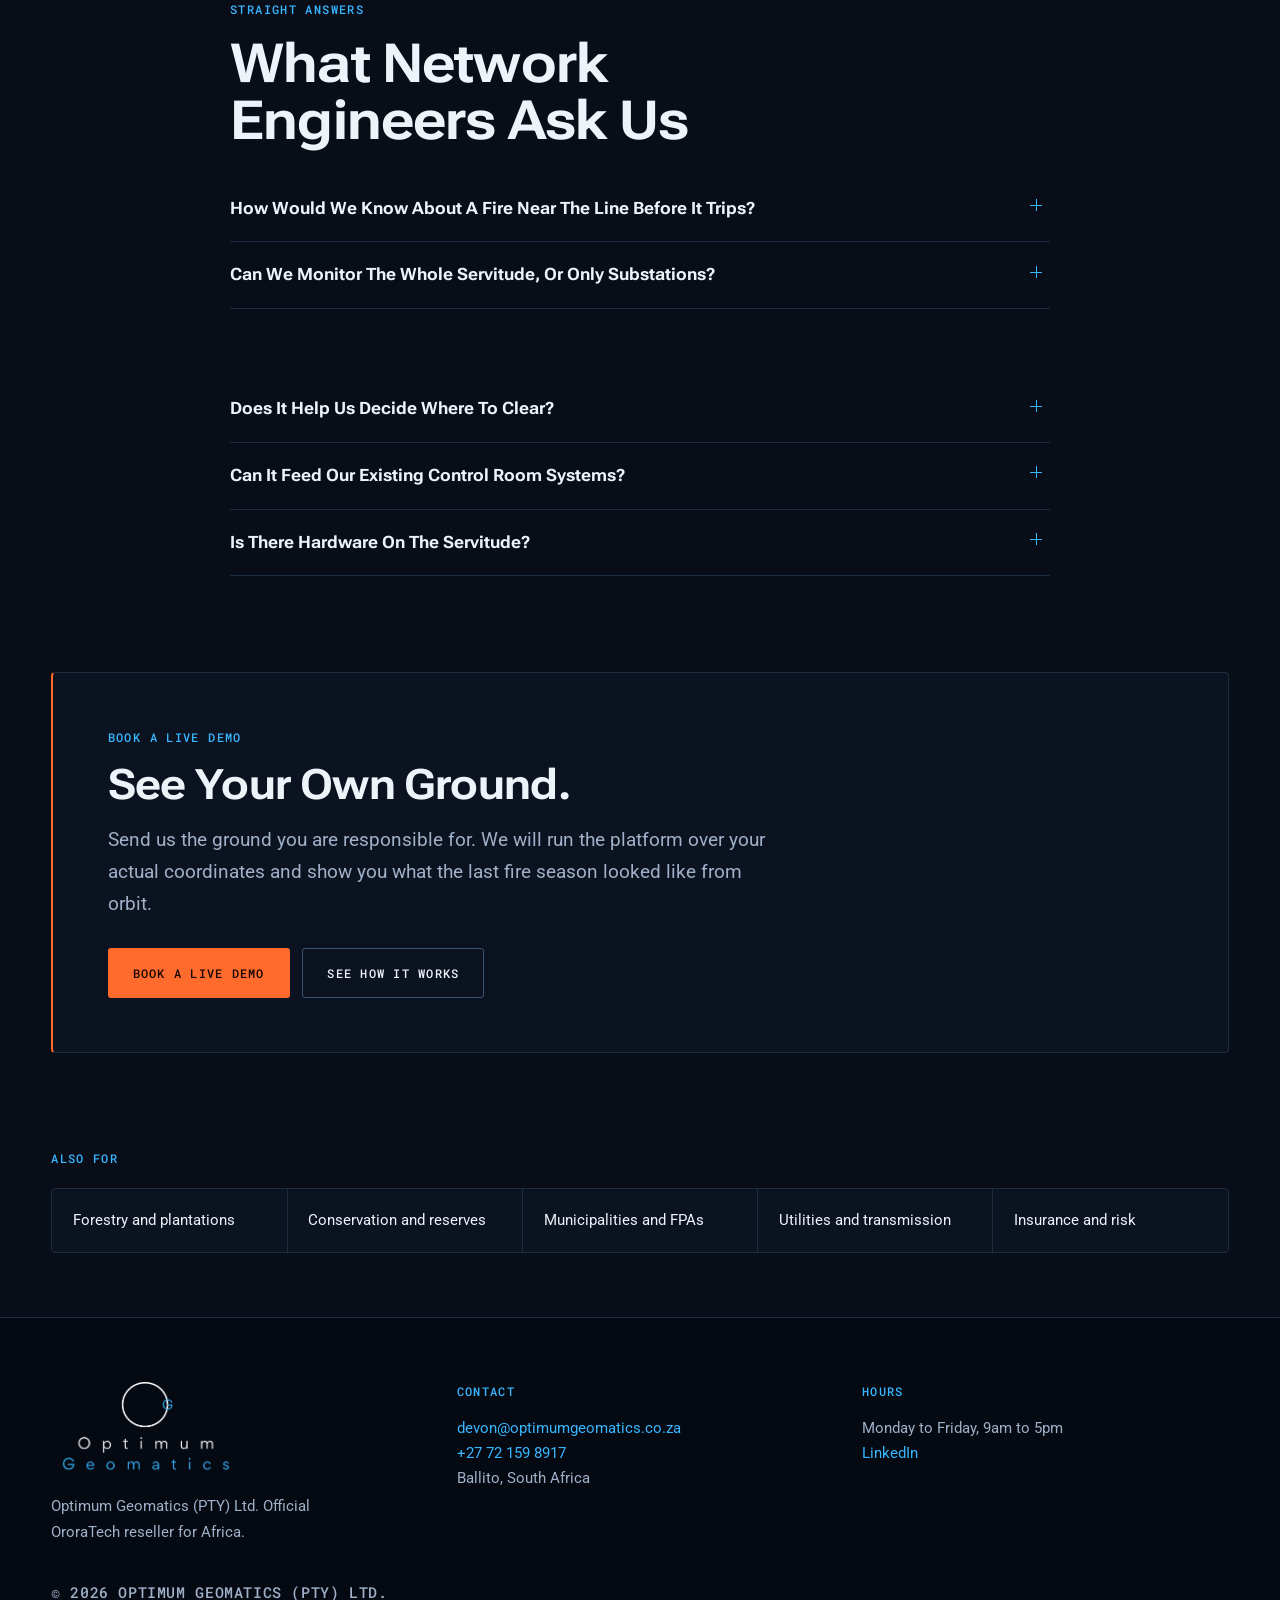
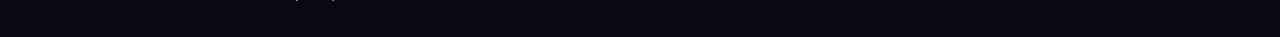
<file: utilities/index.html>
<!doctype html>
<html lang="en">
<head>
<meta charset="utf-8">
<meta name="viewport" content="width=device-width, initial-scale=1">
<link rel="canonical" href="https://optimumgeomatics.co.za/utilities/">
<title>Wildfire Detection For Power Networks | Optimum Geomatics</title>
<meta name="description" content="Satellite wildfire monitoring for transmission servitudes and rural feeders across Africa. See fire approaching the line before it trips the feeder.">
<meta name="theme-color" content="#080d18">
<link rel="icon" href="data:image/svg+xml,%3Csvg xmlns='http://www.w3.org/2000/svg' viewBox='0 0 32 32'%3E%3Crect width='32' height='32' rx='7' fill='%23080d18'/%3E%3Ctext x='16' y='23' font-family='Roboto,Arial,sans-serif' font-size='21' font-weight='700' fill='%2338b6ff' text-anchor='middle'%3EG%3C/text%3E%3C/svg%3E">
<meta property="og:type" content="article">
<meta property="og:title" content="Wildfire Detection For Power Networks | Optimum Geomatics">
<meta property="og:description" content="Satellite wildfire monitoring for transmission servitudes and rural feeders across Africa. See fire approaching the line before it trips the feeder.">
<meta property="og:url" content="https://optimumgeomatics.co.za/utilities/">
<meta property="og:image" content="https://optimumgeomatics.co.za/assets/ind-utilities.jpg">
<meta name="twitter:card" content="summary_large_image">
<script type="application/ld+json">
{"@context":"https://schema.org","@graph":[
{"@type":"WebPage","@id":"https://optimumgeomatics.co.za/utilities/#page","url":"https://optimumgeomatics.co.za/utilities/","name":"Wildfire Detection For Power Networks | Optimum Geomatics","description":"Satellite wildfire monitoring for transmission servitudes and rural feeders across Africa. See fire approaching the line before it trips the feeder.","inLanguage":"en","isPartOf":{"@id":"https://optimumgeomatics.co.za/#website"},"primaryImageOfPage":{"@type":"ImageObject","url":"https://optimumgeomatics.co.za/assets/ind-utilities.jpg"},"about":{"@id":"https://optimumgeomatics.co.za/utilities/#service"}},
{"@type":"Service","@id":"https://optimumgeomatics.co.za/utilities/#service","name":"Wildfire monitoring for utilities and transmission corridors","serviceType":"Wildfire detection and monitoring","areaServed":{"@type":"Place","name":"Africa"},"provider":{"@id":"https://optimumgeomatics.co.za/#org"},"description":"Satellite wildfire monitoring for transmission servitudes and rural feeders across Africa. See fire approaching the line before it trips the feeder."},
{"@type":"BreadcrumbList","@id":"https://optimumgeomatics.co.za/utilities/#crumbs","itemListElement":[
{"@type":"ListItem","position":1,"name":"Optimum Geomatics","item":"https://optimumgeomatics.co.za/"},
{"@type":"ListItem","position":2,"name":"Utilities","item":"https://optimumgeomatics.co.za/utilities/"}]},
{"@type":"FAQPage","@id":"https://optimumgeomatics.co.za/utilities/#faq","mainEntity":[{"@type":"Question","name":"How would we know about a fire near the line before it trips?","acceptedAnswer":{"@type":"Answer","text":"Detection is on heat, across the corridor and the ground around it, rather than on the fault itself. Combined with spread modelling it gives you a fire that is approaching the servitude rather than a trip that has already happened."}},{"@type":"Question","name":"Can we monitor the whole servitude, or only substations?","acceptedAnswer":{"@type":"Answer","text":"The whole route. The monitored area follows your shapefiles, so a corridor with a margin either side is a normal shape to monitor, and length is not the constraint it is for patrols."}},{"@type":"Question","name":"Can we get alerts per feeder or per region?","acceptedAnswer":{"@type":"Answer","text":"Yes. Areas can be split so the alert reaches the team responsible for that section rather than everyone on the network."}},{"@type":"Question","name":"Does it help us decide where to clear?","acceptedAnswer":{"@type":"Answer","text":"Fire danger forecasting and burn history over the corridor show which stretches carry the load and which have regrown since the last fire, which is a better basis for a clearing programme than working the schedule in order."}},{"@type":"Question","name":"Can it feed our existing control room systems?","acceptedAnswer":{"@type":"Answer","text":"There is API access for integration into an existing GIS, so detections can appear alongside the rest of your network view rather than in a separate application."}},{"@type":"Question","name":"Is there hardware on the servitude?","acceptedAnswer":{"@type":"Answer","text":"None. Nothing to install along the route, nothing to power, and nothing worth stealing."}}]}
]}
</script>
<link rel="preload" href="../assets/fonts/robotoflex-latin.woff2" as="font" type="font/woff2" crossorigin>
<link rel="preload" href="../assets/fonts/roboto-latin.woff2" as="font" type="font/woff2" crossorigin>
<link rel="stylesheet" href="../assets/site.css">
<link rel="stylesheet" href="../assets/page.css">
</head>
<body class="subpage">
<a class="skip" href="#main">Skip to content</a>
<div class="env" aria-hidden="true"><div class="env-glow"></div></div>

<nav class="nav solid" aria-label="Main">
  <a class="brand" href="../" aria-label="Optimum Geomatics, home">
    <img class="brand-mark" src="../assets/mark.png" alt="" aria-hidden="true" width="176" height="155">
    <span class="brand-word" aria-hidden="true"><span>Optimum</span><span>Geomatics</span></span>
  </a>
  <ul class="nav-links">
    <li><a href="../forestry/">Forestry</a></li>
    <li><a href="../conservation/">Conservation</a></li>
    <li><a href="../municipalities/">Municipalities</a></li>
    <li><a href="../utilities/">Utilities</a></li>
    <li><a href="../insurance/">Insurance</a></li>
  </ul>
  <a class="btn btn-accent nav-cta" href="../#demo">Book a live demo</a>
</nav>

<header class="phero">
  <img class="phero-img" src="../assets/ind-utilities.jpg" alt="A high voltage transmission line running through open African veld toward the horizon" width="1800" height="1012" fetchpriority="high">
  <div class="phero-inner">
    <nav class="crumbs mono" aria-label="Breadcrumb">
      <a href="../">Optimum Geomatics</a> <span aria-hidden="true">/</span> <span>Utilities</span>
    </nav>
    <h1>A Servitude Nobody Can Patrol End To End.</h1>
    <p class="lede">Transmission corridors are long, thin and remote by nature. Satellite monitoring watches the entire route at once instead of the sections a crew reached this week.</p>
    <a class="btn btn-accent" href="../#demo">Book a live demo</a>
  </div>
</header>

<main id="main" tabindex="-1">
  <section class="prose">
    <article class="pblock reveal">
      <h2>The asset is the length of it</h2>
      <p>A network is hundreds of kilometres of servitude crossing ground that belongs to other people, much of it far from any depot. Inspection is periodic by necessity. Fire is not. Continuous thermal monitoring along the whole corridor closes the gap between one patrol and the next, without installing anything on the line.</p>
    </article>

    <article class="pblock reveal">
      <h2>A trip is measured in customers, not hectares</h2>
      <p>Smoke and flame under a conductor can trip a line long before anything is damaged. Ionised air and particulate across the phase gap is enough, and the fire does not need to touch the structure to take the feeder out. That is why fire risk on a network is not really a fire problem, it is a supply problem.</p>
      <p>The cost of the event is set by what is downstream of the feeder rather than by how much veld burned. A fire that would be unremarkable on a farm is a different matter under a line that carries a town, a mine or a pump station.</p>
    </article>

    <article class="pblock reveal">
      <h2>You do not control the ignition source</h2>
      <p>The servitude crosses other people's land. The fires that reach it are usually started by someone else, doing something ordinary and legal, on ground you have no say over. Agricultural burning, a firebreak that ran, a fire on a neighbouring property with its own reasons for being lit.</p>
      <p>Which means the useful question is not what is burning on the servitude, it is what is burning near it and moving toward it. Detection across the wider area with spread modelling over the corridor answers that. Detection confined to the servitude itself answers it too late.</p>
    </article>

    <figure class="pfig reveal">
      <img src="../assets/plat-spread.jpg" alt="Modelled fire spread bands running across valley terrain toward populated areas" loading="lazy" width="1600" height="951">
      <figcaption>Modelled spread over real terrain. Under a line, the question is not where the fire is, it is which way it is going and when it arrives.</figcaption>
    </figure>

    <article class="pblock reveal">
      <h2>Vegetation is the other half of the problem</h2>
      <p>Fire risk under a line is largely a function of what is growing there and how dry it is. Fire danger forecasting and burn history over the corridor tell you which stretches deserve the next clearing crew, which turns servitude maintenance from a fixed schedule into a prioritised one.</p>
      <p>That matters because clearing budgets are finite and servitudes are not. A crew sent to the stretch that burned last season and has come back thick is worth more than the same crew working the schedule in order.</p>
    </article>

    <article class="pblock reveal">
      <h2>Patrols are already stretched</h2>
      <p>Line inspection in South Africa competes with conductor theft, vandalism and infrastructure that needs attention for reasons that have nothing to do with fire. Adding a fire patrol to that list is not realistic on most networks, and it would still only cover the corridor at the moment the vehicle passes.</p>
      <p>Monitoring from orbit does not compete for the same people. It also removes the temptation to put equipment out on the servitude, which on a rural line is equipment that will not be there in a year.</p>
    </article>

    <article class="pblock reveal">
      <h2>Into the control room, not another screen</h2>
      <p>Detections can push through the API into the systems your operators already watch, so a fire near a feeder appears where faults appear rather than in a separate application somebody has to remember to open. The monitored area is defined by your own shapefiles, which for a network means the corridor and a margin either side rather than a rectangle over the province.</p>
      <p>Where your servitudes run through <a href="../forestry/">commercial plantations</a> or across land inside a <a href="../municipalities/">Fire Protection Association</a>, the same detections can be the picture everybody is working from.</p>
    </article>
  </section>

  <section class="pfaq">
    <div class="pfaq-inner">
      <p class="kicker mono">STRAIGHT ANSWERS</p>
      <h2>What Network Engineers Ask Us</h2>
      <div class="faq-list">
        <details class="reveal"><summary>How would we know about a fire near the line before it trips?</summary><p>Detection is on heat, across the corridor and the ground around it, rather than on the fault itself. Combined with spread modelling it gives you a fire that is approaching the servitude rather than a trip that has already happened.</p></details>
        <details class="reveal"><summary>Can we monitor the whole servitude, or only substations?</summary><p>The whole route. The monitored area follows your shapefiles, so a corridor with a margin either side is a normal shape to monitor, and length is not the constraint it is for patrols.</p></details>
        <details class="reveal"><summary>Can we get alerts per feeder or per region?</summary><p>Yes. Areas can be split so the alert reaches the team responsible for that section rather than everyone on the network.</p></details>
        <details class="reveal"><summary>Does it help us decide where to clear?</summary><p>Fire danger forecasting and burn history over the corridor show which stretches carry the load and which have regrown since the last fire, which is a better basis for a clearing programme than working the schedule in order.</p></details>
        <details class="reveal"><summary>Can it feed our existing control room systems?</summary><p>There is API access for integration into an existing GIS, so detections can appear alongside the rest of your network view rather than in a separate application.</p></details>
        <details class="reveal"><summary>Is there hardware on the servitude?</summary><p>None. Nothing to install along the route, nothing to power, and nothing worth stealing.</p></details>
      </div>
    </div>
  </section>

  <section class="pcta">
    <div class="pcta-inner reveal">
      <p class="kicker mono">BOOK A LIVE DEMO</p>
      <h2>See Your Own Ground.</h2>
      <p class="lede">Send us the ground you are responsible for. We will run the platform over your actual coordinates and show you what the last fire season looked like from orbit.</p>
      <div class="pcta-row">
        <a class="btn btn-accent" href="../#demo">Book a live demo</a>
        <a class="btn btn-ghost" href="../">See how it works</a>
      </div>
    </div>
  </section>

  <section class="pelse">
    <p class="kicker mono">ALSO FOR</p>
    <ul class="pelse-grid">
      <li><a href="../forestry/">Forestry and plantations</a></li>
      <li><a href="../conservation/">Conservation and reserves</a></li>
      <li><a href="../municipalities/">Municipalities and FPAs</a></li>
      <li><a href="../utilities/">Utilities and transmission</a></li>
      <li><a href="../insurance/">Insurance and risk</a></li>
    </ul>
  </section>
</main>

<a class="wa" href="https://wa.me/27721598917" target="_blank" rel="noopener" aria-label="Chat to us on WhatsApp">
  <svg viewBox="0 0 24 24" aria-hidden="true" focusable="false">
    <path fill="currentColor" d="M12.04 2a9.9 9.9 0 0 0-8.5 14.95L2 22l5.2-1.5A9.9 9.9 0 1 0 12.04 2Zm0 1.9a8 8 0 1 1-4.1 14.86l-.3-.18-3.07.88.9-3-.19-.31A8 8 0 0 1 12.04 3.9Zm-3.2 4.02c-.16 0-.42.06-.64.3-.22.24-.85.83-.85 2.02s.87 2.34.99 2.5c.12.16 1.7 2.72 4.19 3.7 2.07.82 2.5.66 2.95.62.45-.04 1.45-.59 1.66-1.17.2-.57.2-1.06.14-1.16-.06-.1-.22-.16-.46-.28-.24-.12-1.45-.72-1.67-.8-.22-.08-.39-.12-.55.12-.16.24-.63.8-.77.96-.14.16-.28.18-.52.06-.24-.12-1.03-.38-1.96-1.21-.72-.65-1.21-1.45-1.35-1.69-.14-.24-.02-.37.1-.49.11-.11.24-.28.36-.42.12-.14.16-.24.24-.4.08-.16.04-.3-.02-.42-.06-.12-.54-1.33-.75-1.82-.19-.46-.39-.4-.54-.41h-.47Z"/>
  </svg>
  <span class="wa-label">Chat on WhatsApp</span>
</a>

<footer class="foot">
  <div class="foot-grid">
    <div>
      <img src="../assets/logo.png" alt="Optimum Geomatics" width="180" height="40" loading="lazy">
      <p class="foot-note">Optimum Geomatics (PTY) Ltd. Official OroraTech reseller for Africa.</p>
    </div>
    <div>
      <h4 class="mono">CONTACT</h4>
      <p><a href="mailto:devon@optimumgeomatics.co.za">devon@optimumgeomatics.co.za</a></p>
      <p><a href="tel:+27721598917">+27 72 159 8917</a></p>
      <p>Ballito, South Africa</p>
    </div>
    <div>
      <h4 class="mono">HOURS</h4>
      <p>Monday to Friday, 9am to 5pm</p>
      <p><a href="https://www.linkedin.com/company/optimum-geomatics/" rel="noopener">LinkedIn</a></p>
    </div>
  </div>
  <p class="foot-legal mono">&copy; 2026 Optimum Geomatics (PTY) Ltd.</p>
</footer>
<script src="../assets/page.js"></script>
</body>
</html>
</file>
<file: assets/site.css>
/* Self-hosted fonts. Google Fonts cost two extra hosts (fonts.googleapis.com then
   fonts.gstatic.com), each with its own DNS, TCP and TLS handshake, and the
   stylesheet was render-blocking. On a high-latency link that was ~700ms of dead
   time before a single word could paint. Same-origin, 132 KB, latin only. */
@font-face{font-family:'Roboto Flex';font-style:normal;font-weight:600 800;
  font-stretch:100% 150%;font-display:swap;
  src:url('fonts/robotoflex-latin.woff2') format('woff2')}
@font-face{font-family:'Roboto';font-style:normal;font-weight:400 500;font-display:swap;
  src:url('fonts/roboto-latin.woff2') format('woff2')}
@font-face{font-family:'Roboto Mono';font-style:normal;font-weight:400 500;font-display:swap;
  src:url('fonts/robotomono-latin.woff2') format('woff2')}

/* Optimum Geomatics
   Palette sampled from the hero footage: orbital indigo, cyan airglow, ember fire line.
   Cyan is the eye. Ember is the heat. */

:root{
  --canvas:#080d18;
  --canvas-deep:#050912;
  --panel:#101827;
  --panel-2:#0c1320;
  --panel-line:#1e2c42;
  --border-int:#3a5478;
  --accent:#ff6b2c;
  --accent-hover:#ff8449;
  --accent-muted:rgba(255,107,44,.16);
  --signal:#38b6ff;
  --signal-dim:rgba(56,182,255,.42);
  --signal-muted:rgba(56,182,255,.16);
  --text:#eef3fa;
  --text-2:#9fb0c8;
  --tshadow:0 1px 2px rgba(4,6,12,.95),0 3px 12px rgba(4,6,12,.8),0 10px 44px rgba(4,6,12,.82);
  --ease:cubic-bezier(.22,.61,.36,1);
  --ease-soft:cubic-bezier(.4,0,.2,1);
  --wrap:min(1180px,92vw);
  --display:"Roboto Flex","Roboto",system-ui,sans-serif;
  --body:"Roboto",system-ui,sans-serif;
  --mono:"Roboto Mono",ui-monospace,monospace;
}

*,*::before,*::after{box-sizing:border-box}
html,body{overflow-x:hidden;overflow-x:clip}
html{scroll-behavior:smooth}
body{
  margin:0;background:var(--canvas);color:var(--text);
  font-family:var(--body);font-size:17px;line-height:1.65;
  -webkit-font-smoothing:antialiased;
}
img{max-width:100%;height:auto;display:block}
a{color:var(--signal);text-decoration:none}
a:hover{color:#7cd0ff}
:focus-visible{outline:2px solid var(--signal);outline-offset:3px;border-radius:4px}

.skip{position:absolute;left:-9999px;top:0;z-index:200;background:var(--panel);color:var(--text);padding:.7rem 1.1rem;border-radius:0 0 8px 0}
.skip:focus{left:0}

/* display type: Roboto, widened, so the family stays but the voice changes */
h1,h2,h3,.hs-title{
  font-family:var(--display);font-weight:700;
  text-transform:capitalize;
  font-variation-settings:"wdth" 130;
  letter-spacing:-.015em;line-height:1.06;margin:0;
  text-wrap:balance;
}
h2{font-size:clamp(2rem,4.4vw,3.4rem)}
h3{font-size:clamp(1.15rem,1.7vw,1.4rem);font-variation-settings:"wdth" 118;line-height:1.2}
p{margin:0}
.mono{font-family:var(--mono);font-weight:500;letter-spacing:.12em;text-transform:uppercase;font-size:.72rem}
.kicker{color:var(--signal);margin-bottom:1rem}
.lede{color:var(--text-2);font-size:clamp(1.02rem,1.5vw,1.2rem);max-width:62ch;margin-top:1.1rem}

/* ---------- the one fixed background environment ---------- */
.env{position:fixed;inset:0;z-index:0;pointer-events:none;background:var(--canvas-deep)}
.graticule{position:absolute;inset:-6%;width:112%;height:112%;color:var(--signal);opacity:.06;
  animation:grat 110s linear infinite}
.grat-lines path{fill:none;stroke:currentColor;stroke-width:.6}
@keyframes grat{from{transform:translate3d(0,0,0)}to{transform:translate3d(-40px,-64px,0)}}
.env-glow{position:absolute;inset:0;
  background:radial-gradient(1200px 700px at 78% 8%,rgba(56,182,255,.09),transparent 62%),
             radial-gradient(900px 620px at 12% 88%,rgba(255,107,44,.06),transparent 64%);
  animation:envdrift 90s var(--ease-soft) infinite alternate;animation-delay:-24s}
@keyframes envdrift{from{opacity:.75;transform:translate3d(0,0,0)}to{opacity:1;transform:translate3d(0,-2.5%,0)}}
.motes{position:absolute;inset:0}
.mote{position:absolute;width:2px;height:2px;border-radius:50%;background:var(--signal);opacity:.3;
  animation:mote linear infinite}
@keyframes mote{from{transform:translate3d(0,20px,0);opacity:0}
  12%{opacity:.34}88%{opacity:.3}to{transform:translate3d(14px,-120px,0);opacity:0}}

/* ---------- nav ---------- */
.nav{position:fixed;top:0;left:0;right:0;z-index:80;display:flex;align-items:center;gap:2rem;
  padding:.85rem max(1.2rem,4vw);
  background:linear-gradient(to bottom,rgba(5,9,18,.86),rgba(5,9,18,0));
  backdrop-filter:blur(2px);transition:background .5s var(--ease),padding .5s var(--ease)}
.nav.solid{background:rgba(6,11,21,.92);backdrop-filter:blur(14px);border-bottom:1px solid var(--panel-line);padding-block:.6rem}
/* The supplied logo is a stacked lockup roughly 2:1, so at nav height its wordmark
   falls to about 8px and disappears. The nav uses the orbit emblem as a mark with the
   name set beside it; the full lockup still ships whole in the footer. */
.brand{display:flex;align-items:center;gap:.7rem;min-width:0}
.brand-mark{width:auto;height:30px}
.brand-word{display:flex;flex-direction:column;line-height:1.12;
  font-family:var(--body);font-size:.72rem;letter-spacing:.3em;text-transform:uppercase;
  white-space:nowrap}
.brand-word span:first-child{color:var(--text)}
.brand-word span:last-child{color:var(--signal)}
@media (max-width:420px){.brand-word{display:none}}
.nav-links{display:flex;gap:1.6rem;list-style:none;margin:0;padding:0;margin-left:auto}
.nav-links a{color:var(--text-2);font-size:.9rem;transition:color .3s var(--ease)}
.nav-links a:hover{color:var(--text)}
.nav-cta{font-size:.86rem;padding:.6rem 1.1rem}

.btn{display:inline-block;font-family:var(--mono);font-size:.78rem;font-weight:500;letter-spacing:.1em;
  text-transform:uppercase;padding:.85rem 1.5rem;border-radius:3px;border:1px solid transparent;
  transition:background .35s var(--ease),color .35s var(--ease),border-color .35s var(--ease),transform .35s var(--ease);
  cursor:pointer}
.btn-accent{background:var(--accent);color:#160600;text-shadow:none}
.btn-accent:hover{background:var(--accent-hover);color:#160600;transform:translateY(-1px)}
.btn-ghost{border-color:var(--border-int);color:var(--text)}
.btn-ghost:hover{border-color:var(--signal);color:var(--text);background:var(--signal-muted)}
@media (pointer:coarse){.btn{min-height:44px;display:inline-flex;align-items:center;justify-content:center}}

/* ---------- the scrub hero ---------- */
.hero{position:relative;z-index:1;height:800vh}
.stage{position:sticky;top:0;height:100vh;overflow:hidden;background:var(--canvas-deep)}
.poster,.stage video{position:absolute;inset:0;width:100%;height:100%;object-fit:cover}
.poster{background-size:cover;background-position:center;transition:opacity .8s var(--ease)}
.stage video{opacity:0;transition:opacity .8s var(--ease);will-change:transform;transform:translateZ(0)}
.stage.video-ready video{opacity:1}
.stage.video-ready .poster{opacity:0}
.stage.video-failed video{display:none}
.scrim{position:absolute;inset:0;pointer-events:none;
  background:radial-gradient(ellipse 120% 92% at 50% 46%,rgba(6,10,20,0) 34%,rgba(6,10,20,.64) 100%)}

.ring{position:absolute;left:50%;bottom:9vh;transform:translateX(-50%) rotate(-90deg);
  width:44px;height:44px;color:var(--signal);opacity:.85;transition:opacity .5s var(--ease)}
.ring circle{transition:stroke-dashoffset .18s linear}
.stage.video-ready .ring{opacity:0}
.cue{position:absolute;left:50%;bottom:9vh;transform:translateX(-50%);width:26px;height:26px;color:var(--signal);opacity:.8;
  animation:cue 2.6s var(--ease-soft) infinite}
@keyframes cue{0%,100%{transform:translateX(-50%) translateY(0)}50%{transform:translateX(-50%) translateY(7px)}}

/* the signature: the detection reticle */
.reticle{position:absolute;width:min(30vh,270px);height:min(30vh,270px);color:var(--signal);
  left:var(--rx,62%);top:var(--ry,62%);transform:translate(-50%,-50%) scale(var(--rs,1));
  opacity:var(--ro,0);pointer-events:none;
  transition:opacity .4s var(--ease)}
.ret-box{opacity:var(--rlock,0);transition:opacity .35s var(--ease)}
.ret-corners{opacity:var(--rlock,0)}
.ret-ring{opacity:calc(1 - var(--rlock,0) * .45)}
.hud{position:absolute;left:max(1.4rem,4vw);bottom:8vh;display:flex;gap:1.1rem;
  padding:.5rem .8rem;opacity:var(--ro,0);transition:opacity .4s var(--ease);pointer-events:none}
.hud span{font-family:var(--mono);font-size:.68rem;letter-spacing:.1em;color:var(--signal);
  font-variant-numeric:tabular-nums}
.chip{background:rgba(6,10,20,.55);border:1px solid var(--signal-muted);border-radius:10px;
  backdrop-filter:blur(10px);text-shadow:0 1px 3px rgba(4,6,12,.85)}

/* caption bands */
.bands{position:absolute;inset:0}
/* z-index:0 is load-bearing: it gives each band its own stacking context so the
   scrim's z-index:-1 stays inside the band. Without it the scrim escapes and paints
   behind the video, which makes every legibility guarantee on this page a lie. */
.band{position:absolute;left:0;right:0;z-index:0;padding-inline:max(1.4rem,7vw);
  opacity:var(--o,0);pointer-events:none;text-shadow:var(--tshadow)}
.band .btn{text-shadow:none}
/* The per-band scrim. The ellipse is deliberately far taller than the text box:
   a scrim sized to the words has its falloff running straight through them, which
   measured 1.98:1 over the white cloud deck. Oversized, the text sits in the
   gradient's plateau and the frame corners stay live. */
.band::before{content:"";position:absolute;inset:-300% -8%;pointer-events:none;z-index:-1;
  opacity:calc(.25 + .75*var(--k,1));
  background:radial-gradient(ellipse 72% 46% at 34% 50%,rgba(4,6,14,var(--sa,.66)) 0%,rgba(4,6,14,calc(var(--sa,.66)*.86)) 46%,rgba(4,6,14,0) 82%)}
.band:nth-child(1){top:20vh;--sa:.88}   /* solar panels and sun flare are bright */
.band:nth-child(2){top:20vh;--sa:.93}   /* Earth is bright under this beat */
.band:nth-child(3){top:18vh;--sa:.88}   /* bright Cape sky behind the smoke */
.band:nth-child(4){top:18vh;--sa:.84}
.band-settle{top:auto;bottom:12vh;--sa:.86}
/* The settle sits over the brightest part of the resting frame, the glow above the
   fire line, so its scrim is anchored to the bottom edge and centred on the headline
   rather than on the block. Measured at 2.65:1 before this. */
.band-settle::before{inset:-150% -8% -55% -8%;
  background:radial-gradient(ellipse 74% 54% at 34% 48%,rgba(4,6,14,var(--sa,.9)) 0%,rgba(4,6,14,calc(var(--sa,.9)*.9)) 50%,rgba(4,6,14,0) 84%)}
.band h1,.band .line{
  font-family:var(--display);font-weight:700;font-variation-settings:"wdth" 128;
  text-transform:capitalize;
  font-size:clamp(2.1rem,5.4vw,4.3rem);line-height:1.04;letter-spacing:-.02em;
  max-width:19ch;margin:0}
.band-settle .line-xl{font-size:clamp(2.6rem,7.4vw,6rem);max-width:14ch}
.band-settle{text-align:left}
.settle-sub{margin-top:1.2rem;max-width:46ch;color:#dbe6f4;font-size:clamp(1rem,1.5vw,1.22rem);
  opacity:var(--ks,1)}
.settle-cta{display:flex;flex-wrap:wrap;gap:.8rem;margin-top:1.8rem;opacity:var(--kb,1);pointer-events:auto}
.band-settle .kicker{opacity:var(--kk,1)}

/* split-text entrance primitives: transform and opacity only */
.w{display:inline-block;white-space:pre}
.c{display:inline-block}
.sr{position:absolute;width:1px;height:1px;overflow:hidden;clip:rect(0 0 0 0);white-space:nowrap}

[data-entrance="depth"] .w{--kc:clamp(0,(var(--k,0) - var(--th,0))*2.6,1);opacity:var(--kc);
  transform:scale(calc(.8 + .2*var(--kc)))}
[data-entrance="drift"] .w{--kc:clamp(0,(var(--k,0) - var(--th,0))*2.8,1);opacity:var(--kc);
  transform:translateY(calc((1 - var(--kc))*-28px))}
[data-entrance="part"] .w{--kc:clamp(0,(var(--k,0) - var(--th,0))*2.6,1);opacity:var(--kc);
  transform:translateX(calc((1 - var(--kc))*var(--jx,0px)))}
[data-entrance="blur"] .vis{position:relative;display:inline-block}
[data-entrance="blur"] .soft{position:absolute;inset:0;filter:blur(11px);opacity:calc(1 - var(--k,0))}
[data-entrance="blur"] .sharp{opacity:var(--k,0)}
[data-entrance="rise"] .w{--kc:clamp(0,(var(--k,0) - var(--th,0))*2.4,1);opacity:var(--kc);
  transform:translateY(calc((1 - var(--kc))*30px))}

/* ---------- the designed static hero ---------- */
.hero-static{display:none;position:relative;z-index:1;min-height:100svh;overflow:hidden;
  align-items:flex-end;padding:8rem max(1.4rem,7vw) 4rem}
.hero-static-media{position:absolute;inset:0;background-size:cover;background-position:52% 62%}
.hero-static::after{content:"";position:absolute;inset:0;
  background:linear-gradient(to top,rgba(5,9,18,.94) 4%,rgba(5,9,18,.55) 44%,rgba(5,9,18,.3) 100%)}
.hero-static-inner{position:relative;z-index:2;text-shadow:var(--tshadow)}
.hero-static-inner .btn{text-shadow:none}
.hs-title{font-size:clamp(2.6rem,13vw,4.4rem);margin-block:.4rem .9rem}
.hs-sub{color:#dbe6f4;max-width:34ch;margin-bottom:2rem}

/* ---------- shared section furniture ---------- */
main{position:relative;z-index:2;background:var(--canvas)}
section{padding-block:clamp(3rem,6vw,5.25rem);position:relative}
.sec-head{width:var(--wrap);margin-inline:auto;max-width:74ch}
section > .cov-grid,section > .cust-grid,section > .mod-grid,section > .chain-list,section > .trust,section > .scale-grid,
section > .who-grid{width:var(--wrap);margin-inline:auto}

.reveal{opacity:0;transform:translateY(22px);
  transition:opacity .85s var(--ease),transform .85s var(--ease)}
.reveal.in{opacity:1;transform:none}

/* 6.1 stats: a tight instrument row, unlike anything adjacent */
.stats{width:var(--wrap);margin-inline:auto;display:grid;gap:1px;
  grid-template-columns:repeat(auto-fit,minmax(220px,1fr));
  background:var(--panel-line);border:1px solid var(--panel-line);border-radius:4px;
  padding:0;margin-top:0;overflow:hidden}
.stats{padding-block:0}
.stat{background:var(--panel-2);padding:2.2rem 1.6rem}
.stat-n{font-size:clamp(1.9rem,3.4vw,2.7rem);color:var(--signal);letter-spacing:.02em;
  text-transform:none;font-variant-numeric:tabular-nums;line-height:1}
.stat-l{color:var(--text-2);font-size:.94rem;margin-top:.7rem;max-width:26ch}

/* 6.2 coverage: three columns, hairline dividers, no cards */
.cov-grid{display:grid;gap:0;grid-template-columns:repeat(auto-fit,minmax(240px,1fr));margin-top:2.4rem}
.cov{padding:2rem 1.8rem 2rem 0;border-top:1px solid var(--panel-line)}
.cov + .cov{padding-left:1.8rem;border-left:1px solid var(--panel-line)}
.cov h3{margin-bottom:1rem}
.cov-good,.cov-gap{font-size:.96rem;margin-top:.8rem;color:var(--text-2);padding-left:1rem;position:relative}
.cov-good::before,.cov-gap::before{content:"";position:absolute;left:0;top:.62em;width:5px;height:5px;border-radius:50%}
.cov-good::before{background:var(--signal)}
.cov-gap::before{background:var(--accent)}
.cov-ours{position:relative}
.cov-ours::after{content:"";position:absolute;left:1.8rem;right:0;top:-1px;height:2px;background:var(--signal)}

/* 6.3 customers: asymmetric, one hero card + two */
.cust-grid{display:grid;gap:1.4rem;grid-template-columns:repeat(auto-fit,minmax(260px,1fr));
  margin-top:2.4rem}
.cust{background:var(--panel-2);border:1px solid var(--panel-line);border-radius:4px;overflow:hidden;
  transition:border-color .5s var(--ease)}
.cust:hover{border-color:var(--border-int)}
.cust-media{overflow:hidden;position:relative;background:var(--panel);aspect-ratio:3/2}
.cust-media img{width:100%;height:100%;object-fit:cover;display:block;transition:transform 1.2s var(--ease)}
.cust:hover .cust-media img{transform:scale(1.03)}
.cust-body{padding:1.7rem}
.cust-meta{color:var(--signal);margin-top:.5rem}
.cust-body p:last-child{color:var(--text-2);margin-top:.9rem;font-size:.98rem;max-width:52ch}

/* 6.5 platform: numbered media cards, different skeleton to 6.4 */
.mod-grid{display:grid;gap:1.2rem;grid-template-columns:repeat(auto-fit,minmax(420px,1fr));margin-top:2.4rem}
.mod{background:var(--panel-2);border:1px solid var(--panel-line);border-radius:4px;padding:0 0 1.6rem;
  overflow:hidden}
.mod-shot{aspect-ratio:16/10;background:var(--panel);border-bottom:1px solid var(--panel-line);overflow:hidden}
.mod-shot img{width:100%;height:100%;object-fit:cover}
.mod-n{color:var(--signal);padding:1.3rem 1.4rem .4rem}
.mod h3{padding-inline:1.4rem}
.mod p{padding:.7rem 1.4rem 0;color:var(--text-2);font-size:.96rem}

/* 6.6 the alert chain: a vertical timeline, nothing like the grid above */
.chain{overflow:hidden}
.chain-list{list-style:none;margin:2.4rem auto 0;padding:0;position:relative;max-width:820px}
.chain-list li{position:relative;padding:0 0 2.6rem 4.2rem}
.chain-list li::before{content:"";position:absolute;left:11px;top:.55em;width:9px;height:9px;border-radius:50%;
  background:var(--canvas);border:2px solid var(--signal)}
.chain-n{position:absolute;left:2.2rem;top:.1em;color:var(--signal);opacity:.5}
.chain-list h3{margin-bottom:.4rem}
.chain-list p{color:var(--text-2);font-size:.98rem}
.chain-line{position:absolute;left:calc(50% - min(var(--wrap),820px)/2 + 15px);top:0;width:2px;height:100%;
  color:var(--signal-dim);pointer-events:none}

/* the pulse riding the drawn end of the rail, and the glyph that lights as it arrives */
.chain-tip{position:absolute;left:calc(50% - min(var(--wrap),820px)/2 + 11px);top:0;width:10px;height:10px;
  border-radius:50%;background:var(--signal);opacity:0;pointer-events:none;
  box-shadow:0 0 14px 3px var(--signal-dim);transform:translateY(-50%)}
.chain-ico{position:absolute;right:0;top:-.15em;width:34px;height:34px;color:var(--signal);
  opacity:.16;transform:translateY(5px);transition:opacity .55s var(--ease),transform .55s var(--ease)}
.chain-list li.lit .chain-ico{opacity:.8;transform:none}
.chain-list li.lit::before{background:var(--signal);box-shadow:0 0 10px 1px var(--signal-dim)}
.chain-list li.lit .chain-n{opacity:1}
.chain-list li::before,.chain-n{transition:background .45s var(--ease),box-shadow .45s var(--ease),opacity .45s var(--ease)}
@media (max-width:640px){.chain-ico{display:none}}
@media (prefers-reduced-motion:reduce){.chain-tip{display:none}}
.chain-line path{stroke-dasharray:800;stroke-dashoffset:calc(800 - 800*var(--draw,0))}

/* 6.7 who: a plain list of rules, no cards at all */
.who-grid{list-style:none;margin:2.4rem auto 0;padding:0;display:grid;gap:0;
  grid-template-columns:repeat(auto-fit,minmax(300px,1fr))}
.who-grid li{padding:1.7rem 1.6rem 1.7rem 0;border-top:1px solid var(--panel-line)}
.who-grid p{color:var(--text-2);font-size:.95rem;margin-top:.4rem}

/* 6.8 local: one wide statement panel */
.local{position:relative}
.local-inner{width:var(--wrap);margin-inline:auto;background:var(--panel-2);
  border:1px solid var(--panel-line);border-left:2px solid var(--signal);border-radius:4px;
  padding:clamp(2rem,5vw,3.6rem)}
.local-list{list-style:none;margin:2rem 0 0;padding:0;display:grid;gap:.7rem;
  grid-template-columns:repeat(auto-fit,minmax(260px,1fr))}
.local-list li{padding-left:1.5rem;position:relative;color:var(--text-2);font-size:.98rem}
.local-list li::before{content:"";position:absolute;left:0;top:.62em;width:7px;height:1px;background:var(--signal)}


/* 6.10 the demo */
.demo{display:grid;gap:clamp(2rem,5vw,4rem);grid-template-columns:1fr 1fr;
  width:var(--wrap);margin-inline:auto;align-items:start}
.demo-form{display:grid;gap:1rem;grid-template-columns:1fr 1fr;
  background:var(--panel-2);border:1px solid var(--panel-line);border-radius:4px;padding:clamp(1.6rem,3vw,2.4rem)}
.demo-form label{display:flex;flex-direction:column;gap:.45rem;font-family:var(--mono);
  font-size:.68rem;letter-spacing:.1em;text-transform:uppercase;color:var(--text-2)}
.demo-form .wide{grid-column:1/-1}
.demo-form input{background:var(--canvas);border:1px solid var(--border-int);border-radius:3px;
  padding:.75rem .8rem;color:var(--text);font-family:var(--body);font-size:1rem;letter-spacing:normal;
  text-transform:none;transition:border-color .35s var(--ease)}
.demo-form input:focus{border-color:var(--signal);outline:none}
.demo-form input:user-invalid{border-color:var(--accent)}
.demo-form button{grid-column:1/-1;justify-self:start;margin-top:.4rem}
.form-note{grid-column:1/-1;color:var(--signal);min-height:1.2em;text-transform:none;letter-spacing:.02em;
  font-size:.82rem}

/* ---------- footer ---------- */
.foot{position:relative;z-index:2;background:var(--canvas-deep);border-top:1px solid var(--panel-line);
  padding:4rem max(1.4rem,4vw) 2rem}
.foot-grid{width:var(--wrap);margin-inline:auto;display:grid;gap:2.4rem;
  grid-template-columns:repeat(auto-fit,minmax(230px,1fr))}
.foot img{height:32px;width:auto}
.foot-note{color:var(--text-2);font-size:.92rem;margin-top:1rem;max-width:34ch}
.foot h4{color:var(--signal);margin:0 0 .9rem}
.foot p{color:var(--text-2);font-size:.95rem}
.foot-legal{width:var(--wrap);margin:2.2rem auto 0;color:#5c6d85;text-transform:none;letter-spacing:.04em}

/* ---------- short screens: the small overlays have no room ---------- */
@media (max-height:560px){.hud,.cue,.ring{display:none}}

/* ---------- responsive ---------- */
@media (max-width:860px){
  .nav-links{display:none}
  .cust-grid{grid-template-columns:1fr}
  .demo{grid-template-columns:1fr}
  .demo-form{grid-template-columns:1fr}
  .cov + .cov{padding-left:0;border-left:0}
  .cov{padding-right:0}
}

/* ---------- the five static-hero gates ----------
   These five queries are character-identical to the GATES array in site.js. */
@media (max-width: 720px){.hero{display:none}.hero-static{display:flex}}
@media (orientation: portrait) and (max-width: 1024px){.hero{display:none}.hero-static{display:flex}}
@media (orientation: portrait) and (pointer: coarse){.hero{display:none}.hero-static{display:flex}}
@media (orientation: landscape) and (pointer: coarse) and (max-height: 560px){.hero{display:none}.hero-static{display:flex}}
@media (prefers-reduced-motion: reduce){.hero{display:none}.hero-static{display:flex}}

/* ---------- reduced motion, honoured completely ---------- */
@media (prefers-reduced-motion: reduce){
  html{scroll-behavior:auto}
  *,*::before,*::after{
    animation-duration:.001ms !important;animation-iteration-count:1 !important;
    transition-duration:.001ms !important;transition-delay:0ms !important}
  .reveal{opacity:1;transform:none}
  .chain-line path{stroke-dashoffset:0}
  .motes{display:none}
}

/* pause every loop off-screen and on hidden tabs */
body.paused *,body.paused *::before,body.paused *::after{animation-play-state:paused !important}

/* the static hero's composed image, loaded only when the gates show it */
.hero-static-media{background-image:url('hero-ending.jpg')}


/* the footer shows the supplied lockup whole, at a readable size */
.foot img{height:auto;width:190px}

/* the customer trust row: type lockups now, official logo files when they land */
.trust{list-style:none;margin:2.2rem auto 0;padding:0;display:grid;gap:1px;
  grid-template-columns:repeat(auto-fit,minmax(220px,1fr));
  background:var(--panel-line);border:1px solid var(--panel-line);border-radius:4px;overflow:hidden}
.trust-item{background:var(--panel-2);display:flex;align-items:center;justify-content:center;
  min-height:104px;padding:1.4rem}
.trust-name{font-family:var(--mono);font-size:.76rem;font-weight:500;letter-spacing:.18em;
  text-transform:uppercase;color:var(--text-2);text-align:center;line-height:1.5;
  transition:color .4s var(--ease)}
.trust-item:hover .trust-name{color:var(--text)}
/* Logos arrive tightly trimmed, so cap both axes: stacked marks (SANParks, WWF)
   land on max-height, wide lockups (Merensky) land on max-width. Held slightly
   back from full white so they sit level with the surrounding type. */
.trust-item img{max-height:64px;max-width:min(76%,196px);width:auto;height:auto;object-fit:contain;
  opacity:.78;transition:opacity .4s var(--ease)}
.trust-item:hover img{opacity:1}

/* module captions and the wide fire-spread card */
.mod-cap{padding:.9rem 1.4rem 0;color:var(--signal);opacity:.72;font-size:.62rem}
.mod-wide{grid-column:auto}
@media (max-width:760px){.mod-wide{grid-column:auto}}

/* full-bleed image band: breaks the column rhythm so no two neighbours match */
.bleed{margin:0;position:relative;overflow:hidden}
.bleed img,.bleed video,.bleed .orbit-scene{width:100%;height:clamp(320px,52vh,600px);object-fit:cover;display:block;
  background:var(--panel-2)}
.bleed figcaption{position:absolute;left:0;right:0;bottom:0;
  padding:clamp(3rem,9vh,7rem) max(1.4rem,7vw) clamp(1.6rem,4vh,2.6rem);
  background:linear-gradient(to top,rgba(5,9,18,.96) 12%,rgba(5,9,18,.55) 58%,rgba(5,9,18,0) 100%);
  color:var(--text);font-size:clamp(1rem,1.5vw,1.18rem)}
.bleed-cap{display:block;max-width:64ch}
.bleed figcaption .mono{display:block;color:var(--signal);margin-bottom:.7rem}

/* WhatsApp chat button. Collapses to a circle on small screens so it never
   sits on top of the content, and gets out of the way on short viewports. */
.wa{position:fixed;right:max(1rem,3vw);bottom:max(1rem,3vh);z-index:90;
  display:inline-flex;align-items:center;gap:.6rem;
  padding:.7rem 1.1rem .7rem .85rem;border-radius:999px;
  background:#1f9d55;color:#fff;font-family:var(--mono);font-size:.72rem;
  font-weight:500;letter-spacing:.08em;text-transform:uppercase;
  box-shadow:0 6px 26px rgba(0,0,0,.42);
  transition:transform .35s var(--ease),background .35s var(--ease)}
.wa:hover{background:#25b364;color:#fff;transform:translateY(-2px)}
.wa svg{width:22px;height:22px;flex:none}
@media (max-width:720px){
  .wa{padding:.85rem;gap:0}
  .wa-label{position:absolute;width:1px;height:1px;overflow:hidden;clip:rect(0 0 0 0);white-space:nowrap}
}
@media (max-height:520px){.wa{display:none}}

/* Title Case is for headings only. Mono labels are already uppercase, and the
   readouts must keep their exact casing. */
.mono,.btn,.hud span,.foot-legal,.brand-word{text-transform:uppercase}
.stat-n,.mod-cap{text-transform:none}

/* the platform-scale band: a different skeleton to the cards above it */
.scale-grid{list-style:none;margin:2.4rem auto 0;padding:0;display:grid;gap:1px;
  grid-template-columns:repeat(auto-fit,minmax(210px,1fr));
  background:var(--panel-line);border:1px solid var(--panel-line);border-radius:4px;overflow:hidden}
.scale-grid li{background:var(--panel-2);padding:1.9rem 1.5rem;display:flex;flex-direction:column;gap:.55rem}
.scale-n{font-size:clamp(1.7rem,3vw,2.35rem);color:var(--signal);line-height:1;
  letter-spacing:.01em;text-transform:none;font-variant-numeric:tabular-nums}
.scale-l{color:var(--text-2);font-size:.93rem;max-width:24ch}
.scale-src{width:var(--wrap);margin:1rem auto 0;color:#5c6d85;text-align:right;font-size:.62rem}

/* the customer quote */
.quote{width:var(--wrap);margin:1.4rem auto 0;padding:clamp(1.8rem,4vw,2.8rem);
  background:var(--panel-2);border:1px solid var(--panel-line);border-left:2px solid var(--signal);
  border-radius:4px}
.quote blockquote{margin:0;font-family:var(--display);font-weight:600;
  font-variation-settings:"wdth" 112;font-size:clamp(1.1rem,2vw,1.5rem);line-height:1.4;
  letter-spacing:-.01em;max-width:58ch;text-transform:none}
.quote blockquote::before{content:"\201C"}
.quote blockquote::after{content:"\201D"}
.quote figcaption{display:flex;flex-direction:column;gap:.35rem;margin-top:1.4rem}
.quote-who{font-weight:500}
.quote-where{color:var(--signal)}
.quote-src{color:#5c6d85;font-size:.82rem}

/* the reseller lockup: their mark sits with the hero, not bolted beside it */
.reseller{display:flex;align-items:center;gap:.9rem;flex-wrap:wrap;margin-bottom:1.1rem}
.reseller .mono{color:var(--text-2);letter-spacing:.16em;font-size:.66rem;white-space:nowrap}
.reseller img{height:clamp(20px,2.1vw,26px);width:auto;
  filter:drop-shadow(0 2px 10px rgba(4,6,12,.75))}
/* a hairline between the words and their mark, so it reads as one lockup */
.reseller .mono::after{content:"";display:inline-block;width:1.4rem;height:1px;
  background:var(--signal-dim);vertical-align:middle;margin-left:.9rem}
.band-settle .reseller{opacity:var(--kk,1)}
@media (max-width:420px){
  .reseller{gap:.6rem}
  .reseller .mono::after{width:.8rem;margin-left:.6rem}
}

/* the who-it-is-for cards now lead somewhere */
.who-grid li{padding:0;border-top:1px solid var(--panel-line)}
.who-grid a{display:block;padding:1.7rem 1.6rem 1.7rem 0;color:var(--text);
  transition:color .35s var(--ease)}
.who-grid a:hover{color:var(--text)}
.who-grid a:hover h3{color:var(--signal)}
.who-grid h3{transition:color .35s var(--ease)}
.who-go{display:inline-block;margin-top:.9rem;color:var(--signal);opacity:.75;
  transition:transform .35s var(--ease),opacity .35s var(--ease)}
.who-go::after{content:" \2192"}
.who-grid a:hover .who-go{opacity:1;transform:translateX(3px)}
</file>
<file: assets/page.css>
/* Industry pages. Shares every token, the type trio and the components with the
   homepage, then adds the handful of pieces a text page needs. Deliberately a
   different shape to the homepage: static image hero, one reading column, no
   scroll journey. A page someone lands on from a search wants to be readable
   in two seconds, not performed. */

.subpage{background:var(--canvas)}
.subpage .env{background:var(--canvas-deep)}
.subpage .env-glow{
  background:radial-gradient(1100px 620px at 82% 4%,rgba(56,182,255,.10),transparent 62%),
             radial-gradient(820px 560px at 8% 92%,rgba(255,107,44,.05),transparent 64%)}

/* ---------- the page hero ---------- */
.phero{position:relative;z-index:1;min-height:min(70vh,620px);display:flex;align-items:flex-end;
  overflow:hidden;padding:9rem max(1.4rem,7vw) clamp(2.4rem,5vw,4rem)}
.phero-img{position:absolute;inset:0;width:100%;height:100%;object-fit:cover;z-index:-2}
.phero::after{content:"";position:absolute;inset:0;z-index:-1;
  background:linear-gradient(to top,rgba(5,9,18,.96) 6%,rgba(5,9,18,.72) 42%,rgba(5,9,18,.42) 100%)}
.phero-inner{position:relative;width:var(--wrap);margin-inline:auto;text-shadow:var(--tshadow)}
.phero-inner .btn{text-shadow:none;margin-top:1.8rem}
.phero h1{font-size:clamp(2rem,5vw,3.7rem);max-width:18ch;margin-bottom:1rem}
.phero .lede{max-width:56ch;color:#dbe6f4}

.crumbs{color:var(--signal);margin-bottom:1.1rem;display:flex;gap:.6rem;align-items:center;
  flex-wrap:wrap;font-size:.66rem}
.crumbs a{color:var(--text-2)}
.crumbs a:hover{color:var(--text)}
.crumbs span[aria-hidden]{color:var(--panel-line)}

/* ---------- the reading column ---------- */
.prose{width:var(--wrap);margin-inline:auto;max-width:760px;
  padding-block:clamp(3rem,6vw,5rem);display:grid;gap:clamp(2.2rem,4vw,3.2rem)}
.pblock h2{font-size:clamp(1.4rem,2.6vw,2rem);margin-bottom:.9rem}
.pblock p{color:var(--text-2);font-size:clamp(1rem,1.4vw,1.12rem);max-width:68ch}
.pblock{padding-left:1.5rem;border-left:1px solid var(--panel-line);position:relative}
.pblock::before{content:"";position:absolute;left:-1px;top:0;width:1px;height:2.6rem;background:var(--signal)}

/* ---------- the call to action ---------- */
.pcta{padding-block:clamp(2rem,4vw,3rem)}
.pcta-inner{width:var(--wrap);margin-inline:auto;background:var(--panel-2);
  border:1px solid var(--panel-line);border-left:2px solid var(--accent);border-radius:4px;
  padding:clamp(2rem,5vw,3.4rem)}
.pcta h2{font-size:clamp(1.7rem,3.4vw,2.6rem)}
.pcta-row{display:flex;flex-wrap:wrap;gap:.8rem;margin-top:1.8rem}

/* ---------- the sibling pages ---------- */
.pelse{width:var(--wrap);margin-inline:auto;padding-block:clamp(2rem,4vw,3rem) clamp(3rem,6vw,4rem)}
.pelse-grid{list-style:none;margin:1.2rem 0 0;padding:0;display:grid;gap:1px;
  grid-template-columns:repeat(auto-fit,minmax(210px,1fr));
  background:var(--panel-line);border:1px solid var(--panel-line);border-radius:4px;overflow:hidden}
.pelse-grid a{display:block;background:var(--panel-2);padding:1.2rem 1.3rem;color:var(--text);
  font-size:.96rem;transition:background .35s var(--ease),color .35s var(--ease)}
.pelse-grid a:hover{background:var(--panel);color:var(--signal)}

@media (max-width:860px){
  .subpage .nav-links{display:none}
  .phero{padding-top:7rem}
}

/* ---------- inline figure inside the reading column ---------- */
.pfig{margin:0;border:1px solid var(--panel-line);border-radius:4px;overflow:hidden}
.pfig img{width:100%;display:block}
.pfig figcaption{padding:1rem 1.2rem;color:var(--text-2);font-size:.92rem;background:var(--panel-2)}

/* ---------- the FAQ ---------- */
.pfaq{padding-block:clamp(2rem,4vw,3rem)}
.pfaq-inner{width:var(--wrap);margin-inline:auto;max-width:820px}
.pfaq .faq-list{margin-top:1.6rem}
.pfaq details{border-bottom:1px solid var(--panel-line)}
.pfaq summary{cursor:pointer;padding:1.2rem 2.4rem 1.2rem 0;position:relative;list-style:none;
  font-family:var(--display);font-weight:700;font-variation-settings:"wdth" 112;font-size:1.04rem;
  text-transform:capitalize}
.pfaq summary::-webkit-details-marker{display:none}
.pfaq summary::after{content:"";position:absolute;right:.5rem;top:1.78em;width:12px;height:1px;background:var(--signal)}
.pfaq summary::before{content:"";position:absolute;right:calc(.5rem + 5.5px);top:calc(1.78em - 6px);width:1px;height:12px;background:var(--signal);transition:transform .4s var(--ease),opacity .4s var(--ease)}
.pfaq details[open] summary::before{transform:scaleY(0);opacity:0}
.pfaq details p{padding:0 2rem 1.4rem 0;color:var(--text-2);font-size:.99rem;max-width:66ch}

/* prose links read as links without shouting */
.pblock a{color:var(--signal);border-bottom:1px solid var(--signal-muted);
  transition:border-color .3s var(--ease)}
.pblock a:hover{border-color:var(--signal)}
</file>
